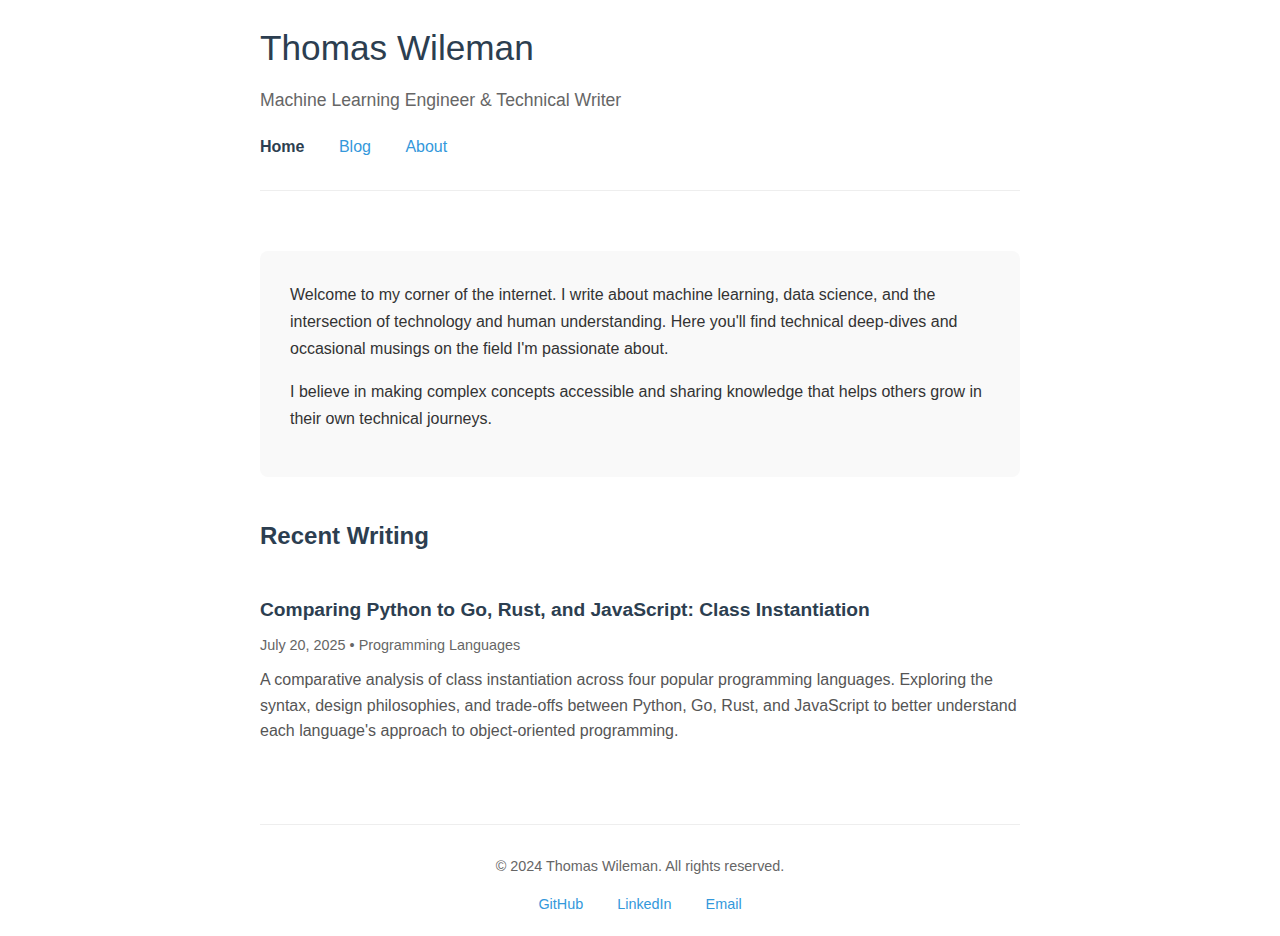
<file: index.html>
<!DOCTYPE html>
<html lang="en">

<head>
    <meta charset="UTF-8">
    <meta name="viewport" content="width=device-width, initial-scale=1.0">
    <title>Thomas Wileman - Machine Learning & Data Science</title>
    <meta name="description" content="Personal website featuring technical writing on machine learning, data science, book reviews, and general musings.">
    <meta name="keywords" content="machine learning, data science, technical writing, book reviews">
    <meta name="author" content="Thomas Wileman">

    <!-- Open Graph tags -->
    <meta property="og:title" content="Thomas Wileman - Machine Learning & Data Science">
    <meta property="og:description" content="Technical writing on ML, data science, and more">
    <meta property="og:type" content="website">
    <meta property="og:url" content="https://tmwileman.github.io/thomaswileman-site">

    <link rel="stylesheet" href="assets/css/style.css">
</head>

<body>
    <header>
        <h1>Thomas Wileman</h1>
        <p class="tagline">Machine Learning Engineer & Technical Writer</p>
        <nav>
            <a href="./" class="active">Home</a>
            <a href="blog/">Blog</a>
            <a href="about/">About</a>
        </nav>
    </header>

    <main>
        <section class="about-section">
            <p>Welcome to my corner of the internet. I write about machine learning, data science, and the intersection of technology and human understanding. Here you'll find technical deep-dives and occasional musings on the field I'm passionate about.</p>

            <p>I believe in making complex concepts accessible and sharing knowledge that helps others grow in their own technical journeys.</p>
        </section>

        <section class="content-section">
            <h2>Recent Writing</h2>
            <ul class="post-list">
                <li class="post-item">
                    <div class="post-title">
                        <a href="blog/posts/pgrj-class-instantiation.html">Comparing Python to Go, Rust, and JavaScript: Class Instantiation</a>
                    </div>
                    <div class="post-meta">July 20, 2025 • Programming Languages</div>
                    <div class="post-excerpt">
                        A comparative analysis of class instantiation across four popular programming languages. Exploring the syntax, design philosophies, and trade-offs between Python, Go, Rust, and JavaScript to better understand each language's approach to object-oriented programming.
                    </div>
                </li>
            </ul>
        </section>

    </main>

    <footer>
        <p>&copy; 2024 Thomas Wileman. All rights reserved.</p>
        <div class="social-links">
            <a href="https://github.com/tmwileman">GitHub</a>
            <a href="https://linkedin.com/in/thomaswileman">LinkedIn</a>
            <a href="mailto:thomas.wileman@example.com">Email</a>
        </div>
    </footer>
</body>

</html>
</file>
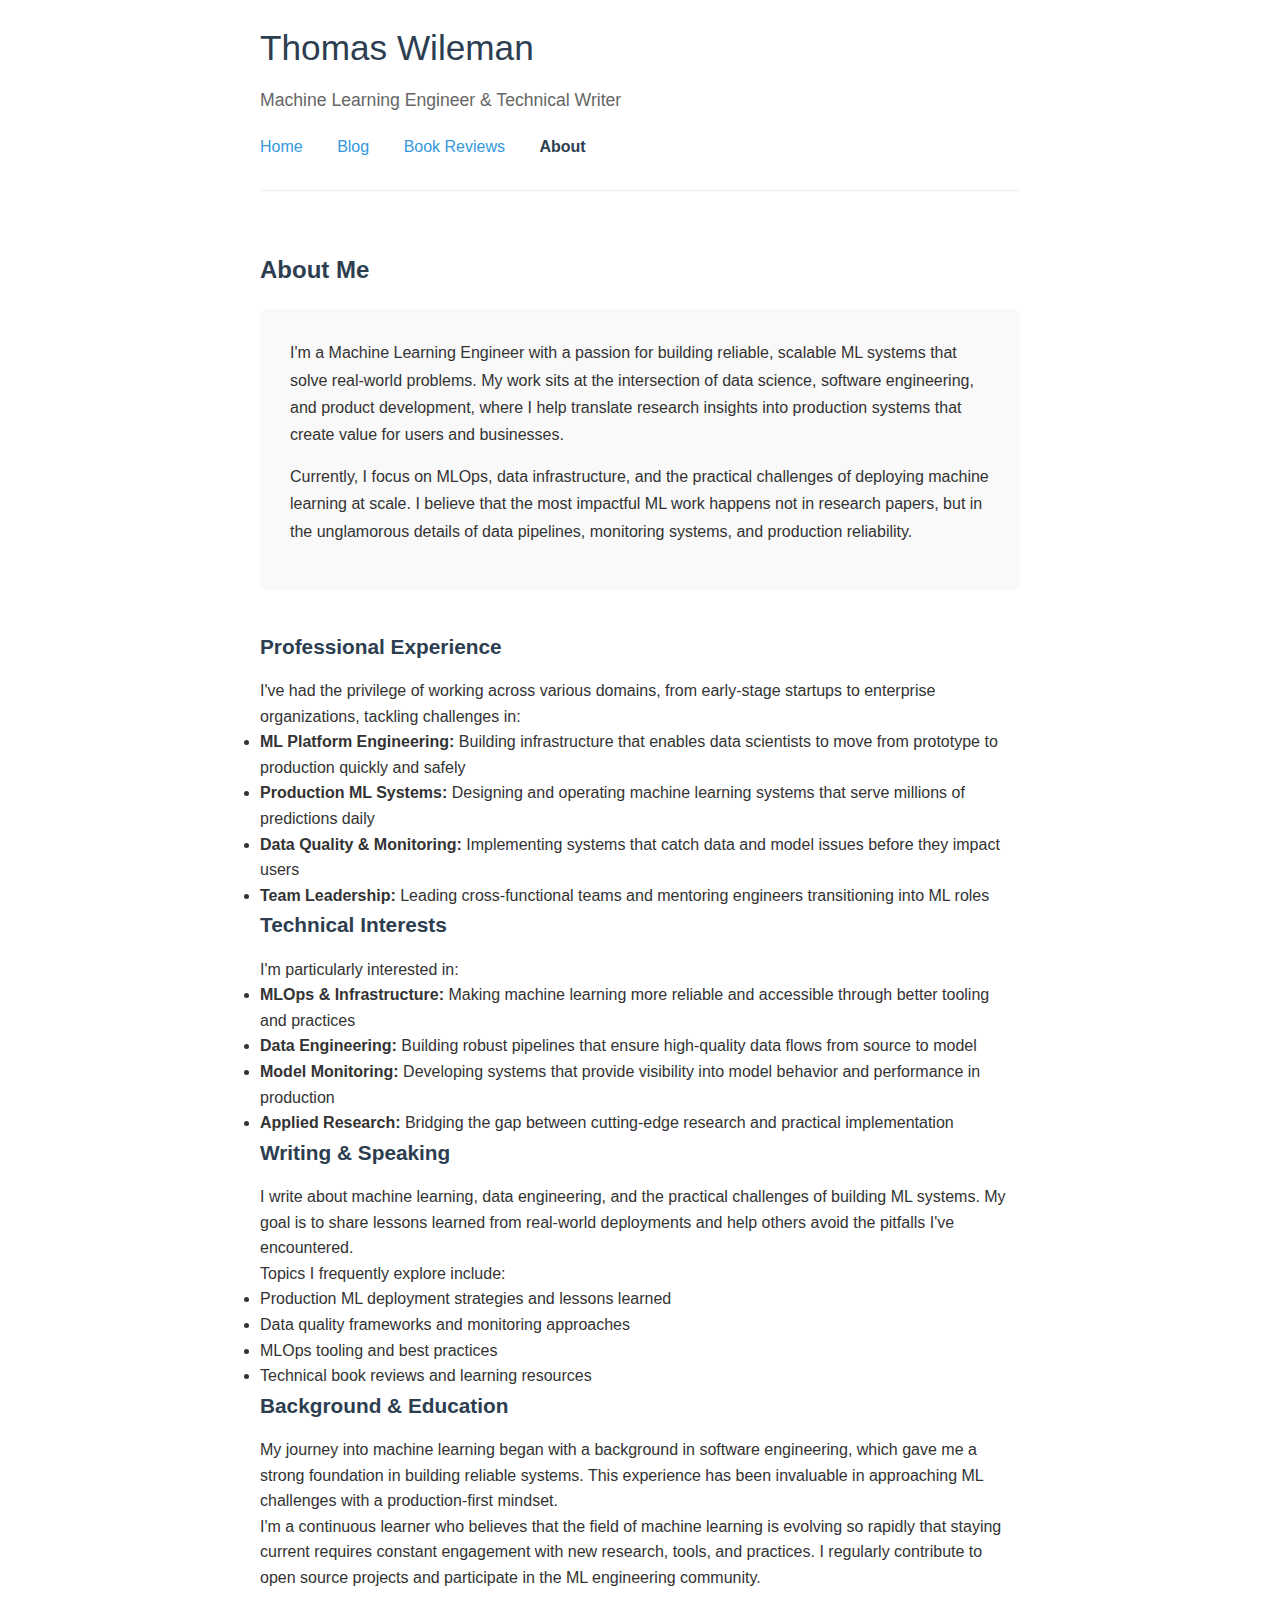
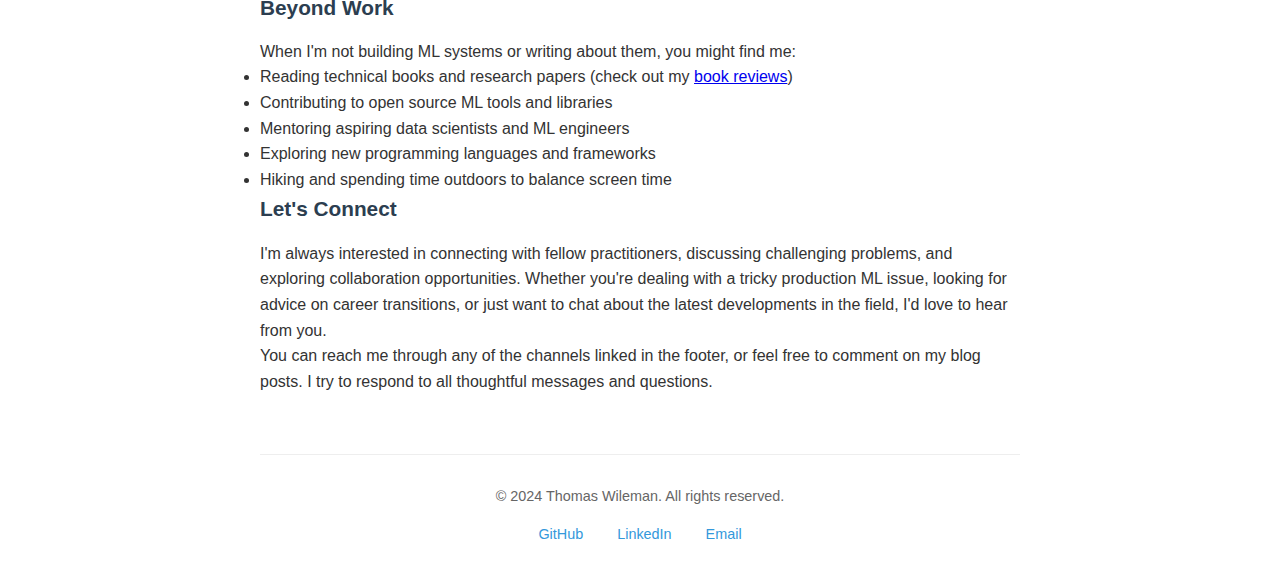
<file: about/index.html>
<!DOCTYPE html>
<html lang="en">

<head>
    <meta charset="UTF-8">
    <meta name="viewport" content="width=device-width, initial-scale=1.0">
    <title>About - Thomas Wileman</title>
    <meta name="description" content="Learn about Thomas Wileman's background in machine learning, data science, and technical writing.">
    <meta name="keywords" content="Thomas Wileman, machine learning engineer, data scientist, technical writer">
    <meta name="author" content="Thomas Wileman">

    <!-- Open Graph tags -->
    <meta property="og:title" content="About - Thomas Wileman">
    <meta property="og:description" content="Machine Learning Engineer & Technical Writer">
    <meta property="og:type" content="website">
    <meta property="og:url" content="https://tmwileman.github.io/thomaswileman-site/about/">

    <link rel="stylesheet" href="../assets/css/style.css">
</head>

<body>
    <header>
        <h1>Thomas Wileman</h1>
        <p class="tagline">Machine Learning Engineer & Technical Writer</p>
        <nav>
            <a href="../">Home</a>
            <a href="../blog/">Blog</a>
            <a href="../books/">Book Reviews</a>
            <a href="./" class="active">About</a>
        </nav>
    </header>

    <main>
        <section class="content-section">
            <h2>About Me</h2>
            
            <div class="about-section">
                <p>I'm a Machine Learning Engineer with a passion for building reliable, scalable ML systems that solve real-world problems. My work sits at the intersection of data science, software engineering, and product development, where I help translate research insights into production systems that create value for users and businesses.</p>

                <p>Currently, I focus on MLOps, data infrastructure, and the practical challenges of deploying machine learning at scale. I believe that the most impactful ML work happens not in research papers, but in the unglamorous details of data pipelines, monitoring systems, and production reliability.</p>
            </div>

            <h3>Professional Experience</h3>
            <p>I've had the privilege of working across various domains, from early-stage startups to enterprise organizations, tackling challenges in:</p>
            <ul>
                <li><strong>ML Platform Engineering:</strong> Building infrastructure that enables data scientists to move from prototype to production quickly and safely</li>
                <li><strong>Production ML Systems:</strong> Designing and operating machine learning systems that serve millions of predictions daily</li>
                <li><strong>Data Quality & Monitoring:</strong> Implementing systems that catch data and model issues before they impact users</li>
                <li><strong>Team Leadership:</strong> Leading cross-functional teams and mentoring engineers transitioning into ML roles</li>
            </ul>

            <h3>Technical Interests</h3>
            <p>I'm particularly interested in:</p>
            <ul>
                <li><strong>MLOps & Infrastructure:</strong> Making machine learning more reliable and accessible through better tooling and practices</li>
                <li><strong>Data Engineering:</strong> Building robust pipelines that ensure high-quality data flows from source to model</li>
                <li><strong>Model Monitoring:</strong> Developing systems that provide visibility into model behavior and performance in production</li>
                <li><strong>Applied Research:</strong> Bridging the gap between cutting-edge research and practical implementation</li>
            </ul>

            <h3>Writing & Speaking</h3>
            <p>I write about machine learning, data engineering, and the practical challenges of building ML systems. My goal is to share lessons learned from real-world deployments and help others avoid the pitfalls I've encountered.</p>

            <p>Topics I frequently explore include:</p>
            <ul>
                <li>Production ML deployment strategies and lessons learned</li>
                <li>Data quality frameworks and monitoring approaches</li>
                <li>MLOps tooling and best practices</li>
                <li>Technical book reviews and learning resources</li>
            </ul>

            <h3>Background & Education</h3>
            <p>My journey into machine learning began with a background in software engineering, which gave me a strong foundation in building reliable systems. This experience has been invaluable in approaching ML challenges with a production-first mindset.</p>

            <p>I'm a continuous learner who believes that the field of machine learning is evolving so rapidly that staying current requires constant engagement with new research, tools, and practices. I regularly contribute to open source projects and participate in the ML engineering community.</p>

            <h3>Beyond Work</h3>
            <p>When I'm not building ML systems or writing about them, you might find me:</p>
            <ul>
                <li>Reading technical books and research papers (check out my <a href="../books/">book reviews</a>)</li>
                <li>Contributing to open source ML tools and libraries</li>
                <li>Mentoring aspiring data scientists and ML engineers</li>
                <li>Exploring new programming languages and frameworks</li>
                <li>Hiking and spending time outdoors to balance screen time</li>
            </ul>

            <h3>Let's Connect</h3>
            <p>I'm always interested in connecting with fellow practitioners, discussing challenging problems, and exploring collaboration opportunities. Whether you're dealing with a tricky production ML issue, looking for advice on career transitions, or just want to chat about the latest developments in the field, I'd love to hear from you.</p>

            <p>You can reach me through any of the channels linked in the footer, or feel free to comment on my blog posts. I try to respond to all thoughtful messages and questions.</p>
        </section>
    </main>

    <footer>
        <p>&copy; 2024 Thomas Wileman. All rights reserved.</p>
        <div class="social-links">
            <a href="https://github.com/tmwileman">GitHub</a>
            <a href="https://linkedin.com/in/thomaswileman">LinkedIn</a>
            <a href="mailto:thomas.wileman@example.com">Email</a>
        </div>
    </footer>
</body>

</html>
</file>
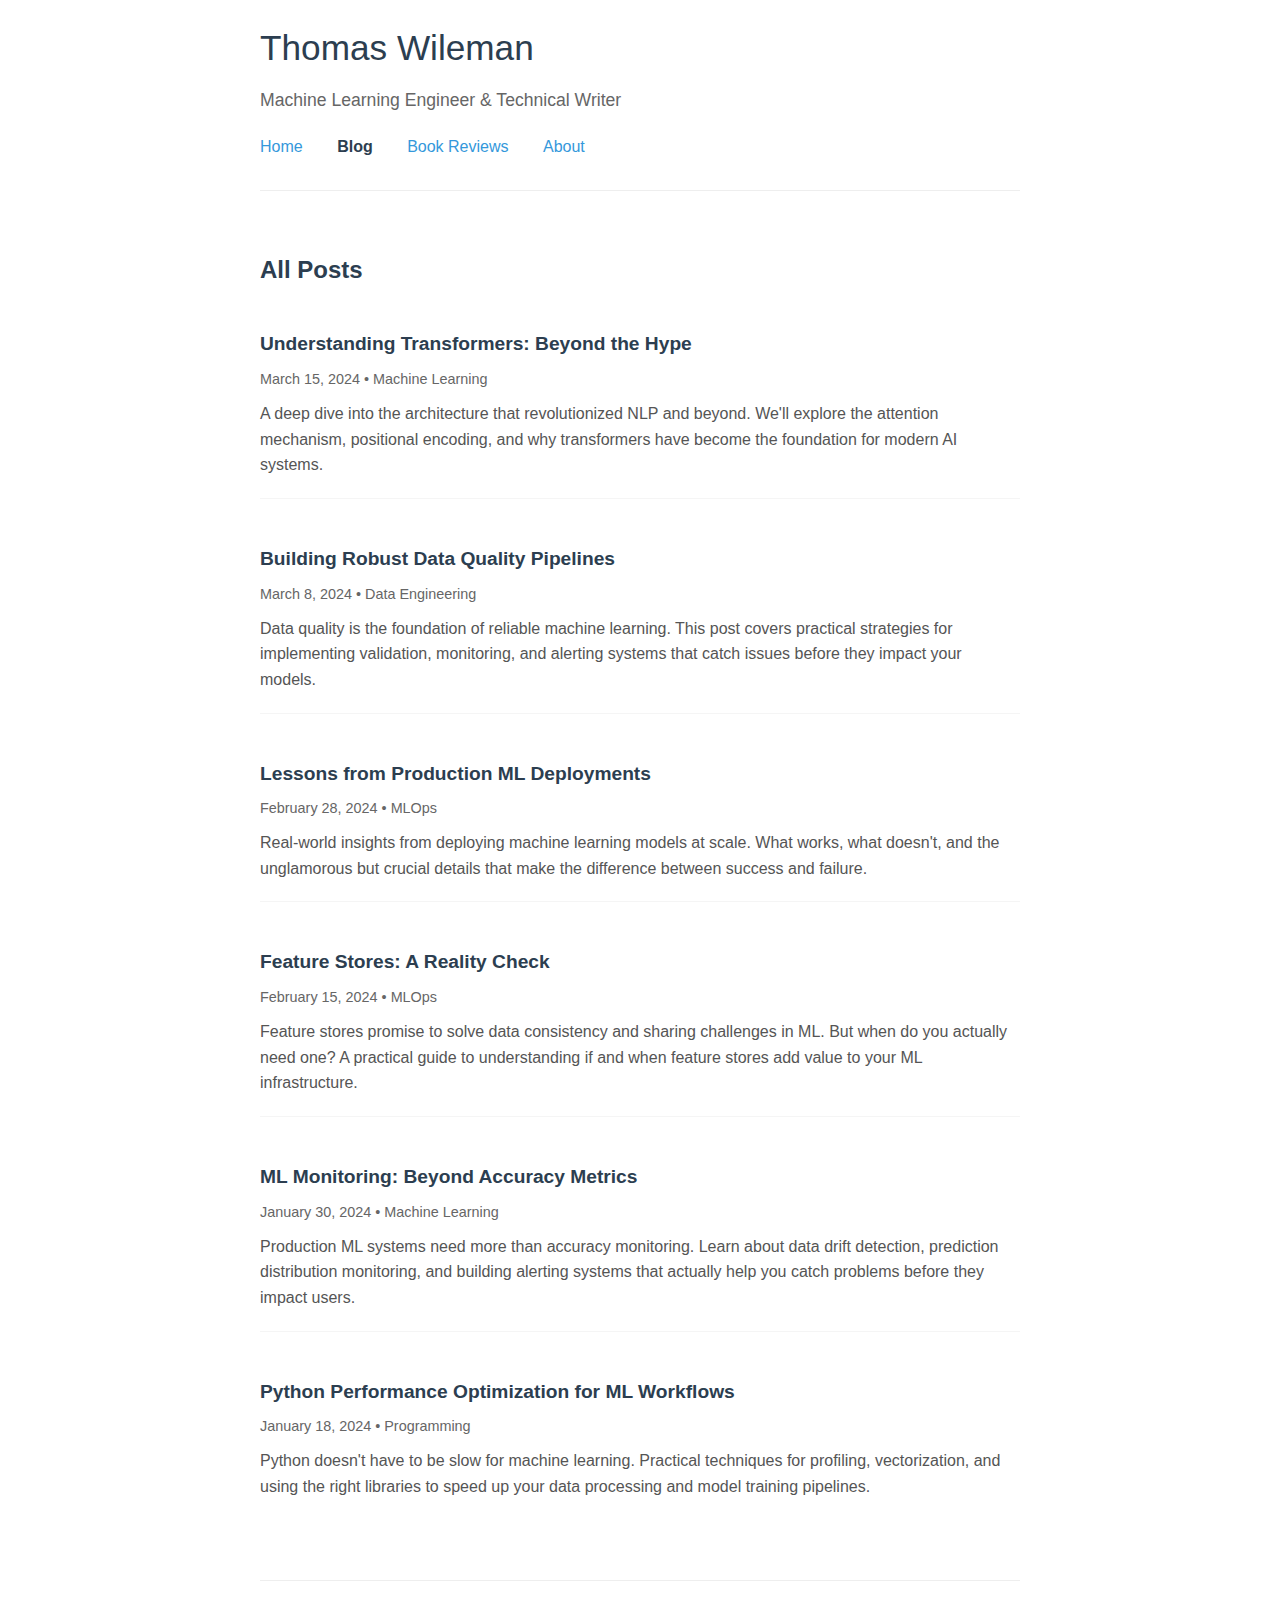
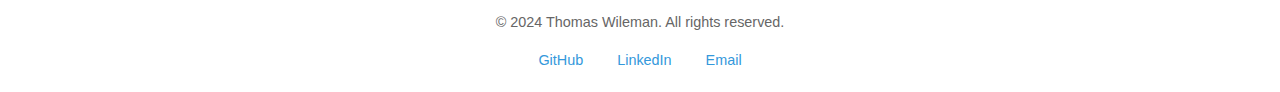
<file: blog/index.html>
<!DOCTYPE html>
<html lang="en">

<head>
    <meta charset="UTF-8">
    <meta name="viewport" content="width=device-width, initial-scale=1.0">
    <title>Blog - Thomas Wileman</title>
    <meta name="description" content="Technical writing on machine learning, data science, and software engineering by Thomas Wileman.">
    <meta name="keywords" content="machine learning, data science, technical writing, MLOps, data engineering">
    <meta name="author" content="Thomas Wileman">

    <!-- Open Graph tags -->
    <meta property="og:title" content="Blog - Thomas Wileman">
    <meta property="og:description" content="Technical writing on ML, data science, and more">
    <meta property="og:type" content="website">
    <meta property="og:url" content="https://tmwileman.github.io/thomaswileman-site/blog/">

    <link rel="stylesheet" href="../assets/css/style.css">
</head>

<body>
    <header>
        <h1>Thomas Wileman</h1>
        <p class="tagline">Machine Learning Engineer & Technical Writer</p>
        <nav>
            <a href="../">Home</a>
            <a href="./" class="active">Blog</a>
            <a href="../books/">Book Reviews</a>
            <a href="../about/">About</a>
        </nav>
    </header>

    <main>
        <section class="content-section">
            <h2>All Posts</h2>
            <ul class="post-list">
                <li class="post-item">
                    <div class="post-title">
                        <a href="posts/understanding-transformers.html">Understanding Transformers: Beyond the Hype</a>
                    </div>
                    <div class="post-meta">March 15, 2024 • Machine Learning</div>
                    <div class="post-excerpt">
                        A deep dive into the architecture that revolutionized NLP and beyond. We'll explore the attention mechanism, positional encoding, and why transformers have become the foundation for modern AI systems.
                    </div>
                </li>

                <li class="post-item">
                    <div class="post-title">
                        <a href="posts/data-quality-pipelines.html">Building Robust Data Quality Pipelines</a>
                    </div>
                    <div class="post-meta">March 8, 2024 • Data Engineering</div>
                    <div class="post-excerpt">
                        Data quality is the foundation of reliable machine learning. This post covers practical strategies for implementing validation, monitoring, and alerting systems that catch issues before they impact your models.
                    </div>
                </li>

                <li class="post-item">
                    <div class="post-title">
                        <a href="posts/ml-deployment-lessons.html">Lessons from Production ML Deployments</a>
                    </div>
                    <div class="post-meta">February 28, 2024 • MLOps</div>
                    <div class="post-excerpt">
                        Real-world insights from deploying machine learning models at scale. What works, what doesn't, and the unglamorous but crucial details that make the difference between success and failure.
                    </div>
                </li>

                <li class="post-item">
                    <div class="post-title">
                        <a href="posts/feature-stores-reality-check.html">Feature Stores: A Reality Check</a>
                    </div>
                    <div class="post-meta">February 15, 2024 • MLOps</div>
                    <div class="post-excerpt">
                        Feature stores promise to solve data consistency and sharing challenges in ML. But when do you actually need one? A practical guide to understanding if and when feature stores add value to your ML infrastructure.
                    </div>
                </li>

                <li class="post-item">
                    <div class="post-title">
                        <a href="posts/ml-monitoring-fundamentals.html">ML Monitoring: Beyond Accuracy Metrics</a>
                    </div>
                    <div class="post-meta">January 30, 2024 • Machine Learning</div>
                    <div class="post-excerpt">
                        Production ML systems need more than accuracy monitoring. Learn about data drift detection, prediction distribution monitoring, and building alerting systems that actually help you catch problems before they impact users.
                    </div>
                </li>

                <li class="post-item">
                    <div class="post-title">
                        <a href="posts/python-ml-performance.html">Python Performance Optimization for ML Workflows</a>
                    </div>
                    <div class="post-meta">January 18, 2024 • Programming</div>
                    <div class="post-excerpt">
                        Python doesn't have to be slow for machine learning. Practical techniques for profiling, vectorization, and using the right libraries to speed up your data processing and model training pipelines.
                    </div>
                </li>
            </ul>
        </section>
    </main>

    <footer>
        <p>&copy; 2024 Thomas Wileman. All rights reserved.</p>
        <div class="social-links">
            <a href="https://github.com/tmwileman">GitHub</a>
            <a href="https://linkedin.com/in/thomaswileman">LinkedIn</a>
            <a href="mailto:thomas.wileman@example.com">Email</a>
        </div>
    </footer>
</body>

</html>
</file>
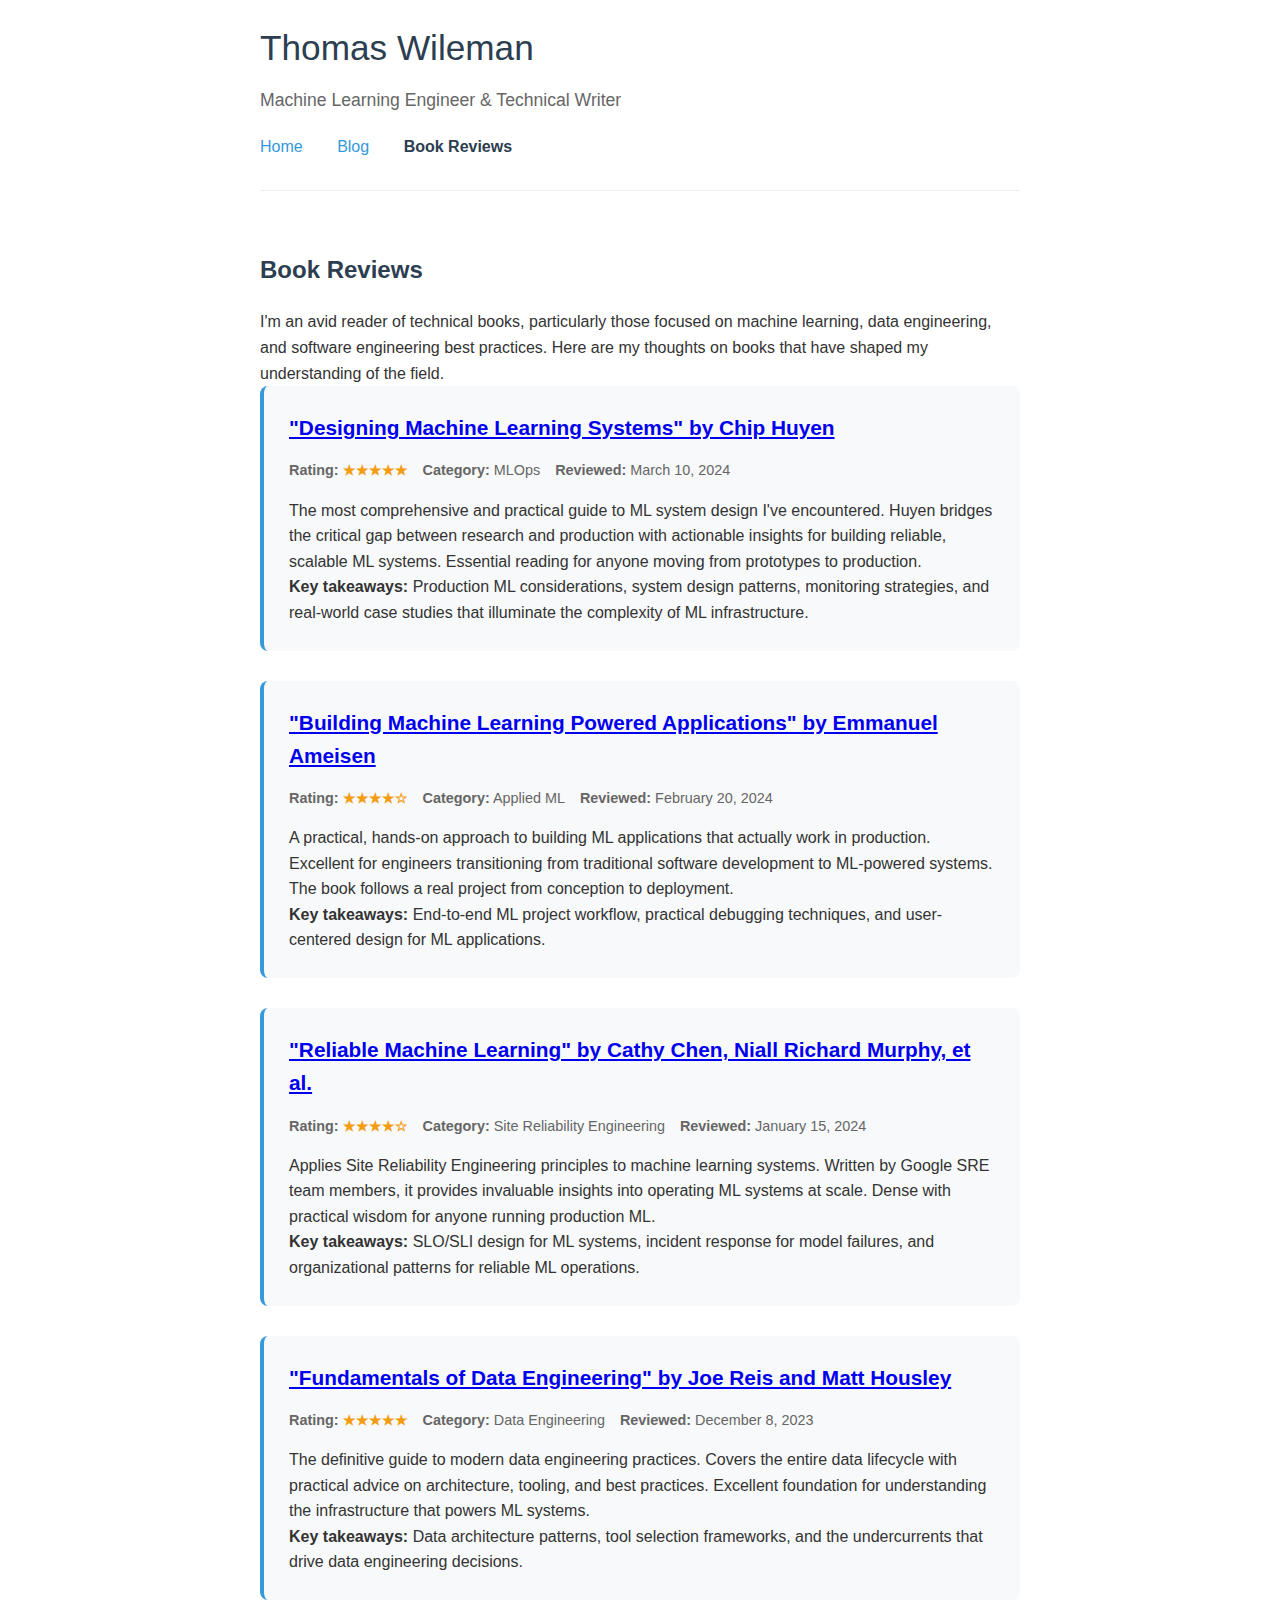
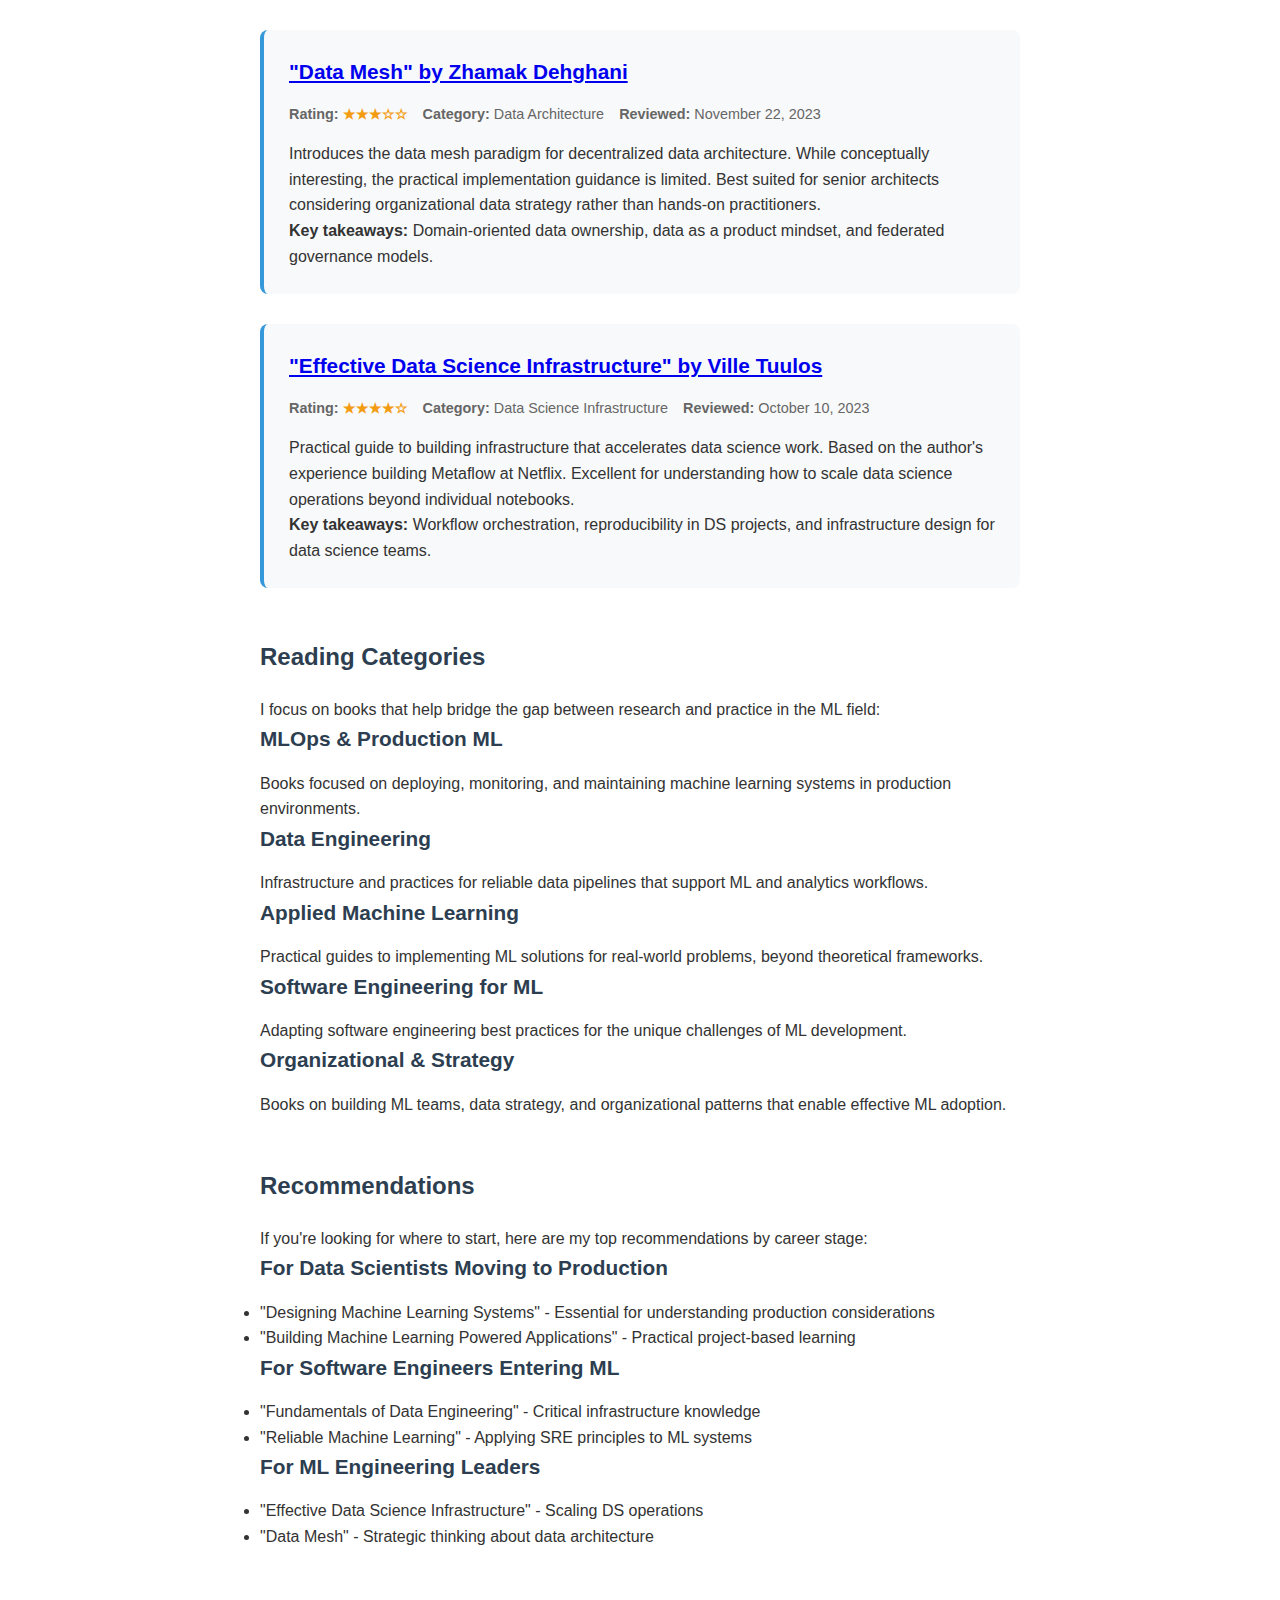
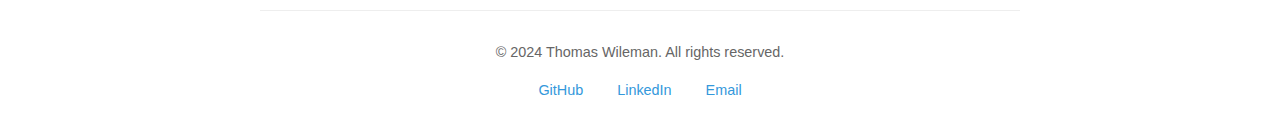
<file: books/index.html>
<!DOCTYPE html>
<html lang="en">

<head>
    <meta charset="UTF-8">
    <meta name="viewport" content="width=device-width, initial-scale=1.0">
    <title>Book Reviews - Thomas Wileman</title>
    <meta name="description" content="Technical book reviews on machine learning, data science, and software engineering by Thomas Wileman.">
    <meta name="keywords" content="book reviews, machine learning books, data science, technical books, ML engineering">
    <meta name="author" content="Thomas Wileman">

    <!-- Open Graph tags -->
    <meta property="og:title" content="Book Reviews - Thomas Wileman">
    <meta property="og:description" content="Reviews of technical books on ML, data science, and engineering">
    <meta property="og:type" content="website">
    <meta property="og:url" content="https://tmwileman.github.io/thomaswileman-site/books/">

    <link rel="stylesheet" href="../assets/css/style.css">
</head>

<body>
    <header>
        <h1>Thomas Wileman</h1>
        <p class="tagline">Machine Learning Engineer & Technical Writer</p>
        <nav>
            <a href="../">Home</a>
            <a href="../blog/">Blog</a>
            <a href="./" class="active">Book Reviews</a>
        </nav>
    </header>

    <main>
        <section class="content-section">
            <h2>Book Reviews</h2>
            <p>I'm an avid reader of technical books, particularly those focused on machine learning, data engineering, and software engineering best practices. Here are my thoughts on books that have shaped my understanding of the field.</p>

            <div class="book-review">
                <h3><a href="designing-ml-systems.html">"Designing Machine Learning Systems" by Chip Huyen</a></h3>
                <div class="book-meta">
                    <span><strong>Rating:</strong> <span class="rating">★★★★★</span></span>
                    <span><strong>Category:</strong> MLOps</span>
                    <span><strong>Reviewed:</strong> March 10, 2024</span>
                </div>
                <p>The most comprehensive and practical guide to ML system design I've encountered. Huyen bridges the critical gap between research and production with actionable insights for building reliable, scalable ML systems. Essential reading for anyone moving from prototypes to production.</p>
                <p><strong>Key takeaways:</strong> Production ML considerations, system design patterns, monitoring strategies, and real-world case studies that illuminate the complexity of ML infrastructure.</p>
            </div>

            <div class="book-review">
                <h3><a href="building-ml-applications.html">"Building Machine Learning Powered Applications" by Emmanuel Ameisen</a></h3>
                <div class="book-meta">
                    <span><strong>Rating:</strong> <span class="rating">★★★★☆</span></span>
                    <span><strong>Category:</strong> Applied ML</span>
                    <span><strong>Reviewed:</strong> February 20, 2024</span>
                </div>
                <p>A practical, hands-on approach to building ML applications that actually work in production. Excellent for engineers transitioning from traditional software development to ML-powered systems. The book follows a real project from conception to deployment.</p>
                <p><strong>Key takeaways:</strong> End-to-end ML project workflow, practical debugging techniques, and user-centered design for ML applications.</p>
            </div>

            <div class="book-review">
                <h3><a href="reliable-ml.html">"Reliable Machine Learning" by Cathy Chen, Niall Richard Murphy, et al.</a></h3>
                <div class="book-meta">
                    <span><strong>Rating:</strong> <span class="rating">★★★★☆</span></span>
                    <span><strong>Category:</strong> Site Reliability Engineering</span>
                    <span><strong>Reviewed:</strong> January 15, 2024</span>
                </div>
                <p>Applies Site Reliability Engineering principles to machine learning systems. Written by Google SRE team members, it provides invaluable insights into operating ML systems at scale. Dense with practical wisdom for anyone running production ML.</p>
                <p><strong>Key takeaways:</strong> SLO/SLI design for ML systems, incident response for model failures, and organizational patterns for reliable ML operations.</p>
            </div>

            <div class="book-review">
                <h3><a href="fundamentals-data-engineering.html">"Fundamentals of Data Engineering" by Joe Reis and Matt Housley</a></h3>
                <div class="book-meta">
                    <span><strong>Rating:</strong> <span class="rating">★★★★★</span></span>
                    <span><strong>Category:</strong> Data Engineering</span>
                    <span><strong>Reviewed:</strong> December 8, 2023</span>
                </div>
                <p>The definitive guide to modern data engineering practices. Covers the entire data lifecycle with practical advice on architecture, tooling, and best practices. Excellent foundation for understanding the infrastructure that powers ML systems.</p>
                <p><strong>Key takeaways:</strong> Data architecture patterns, tool selection frameworks, and the undercurrents that drive data engineering decisions.</p>
            </div>

            <div class="book-review">
                <h3><a href="data-mesh.html">"Data Mesh" by Zhamak Dehghani</a></h3>
                <div class="book-meta">
                    <span><strong>Rating:</strong> <span class="rating">★★★☆☆</span></span>
                    <span><strong>Category:</strong> Data Architecture</span>
                    <span><strong>Reviewed:</strong> November 22, 2023</span>
                </div>
                <p>Introduces the data mesh paradigm for decentralized data architecture. While conceptually interesting, the practical implementation guidance is limited. Best suited for senior architects considering organizational data strategy rather than hands-on practitioners.</p>
                <p><strong>Key takeaways:</strong> Domain-oriented data ownership, data as a product mindset, and federated governance models.</p>
            </div>

            <div class="book-review">
                <h3><a href="effective-data-science.html">"Effective Data Science Infrastructure" by Ville Tuulos</a></h3>
                <div class="book-meta">
                    <span><strong>Rating:</strong> <span class="rating">★★★★☆</span></span>
                    <span><strong>Category:</strong> Data Science Infrastructure</span>
                    <span><strong>Reviewed:</strong> October 10, 2023</span>
                </div>
                <p>Practical guide to building infrastructure that accelerates data science work. Based on the author's experience building Metaflow at Netflix. Excellent for understanding how to scale data science operations beyond individual notebooks.</p>
                <p><strong>Key takeaways:</strong> Workflow orchestration, reproducibility in DS projects, and infrastructure design for data science teams.</p>
            </div>
        </section>

        <section class="content-section">
            <h2>Reading Categories</h2>
            <p>I focus on books that help bridge the gap between research and practice in the ML field:</p>
            
            <h3>MLOps & Production ML</h3>
            <p>Books focused on deploying, monitoring, and maintaining machine learning systems in production environments.</p>

            <h3>Data Engineering</h3>
            <p>Infrastructure and practices for reliable data pipelines that support ML and analytics workflows.</p>

            <h3>Applied Machine Learning</h3>
            <p>Practical guides to implementing ML solutions for real-world problems, beyond theoretical frameworks.</p>

            <h3>Software Engineering for ML</h3>
            <p>Adapting software engineering best practices for the unique challenges of ML development.</p>

            <h3>Organizational & Strategy</h3>
            <p>Books on building ML teams, data strategy, and organizational patterns that enable effective ML adoption.</p>
        </section>

        <section class="content-section">
            <h2>Recommendations</h2>
            <p>If you're looking for where to start, here are my top recommendations by career stage:</p>

            <h3>For Data Scientists Moving to Production</h3>
            <ul>
                <li>"Designing Machine Learning Systems" - Essential for understanding production considerations</li>
                <li>"Building Machine Learning Powered Applications" - Practical project-based learning</li>
            </ul>

            <h3>For Software Engineers Entering ML</h3>
            <ul>
                <li>"Fundamentals of Data Engineering" - Critical infrastructure knowledge</li>
                <li>"Reliable Machine Learning" - Applying SRE principles to ML systems</li>
            </ul>

            <h3>For ML Engineering Leaders</h3>
            <ul>
                <li>"Effective Data Science Infrastructure" - Scaling DS operations</li>
                <li>"Data Mesh" - Strategic thinking about data architecture</li>
            </ul>
        </section>
    </main>

    <footer>
        <p>&copy; 2024 Thomas Wileman. All rights reserved.</p>
        <div class="social-links">
            <a href="https://github.com/tmwileman">GitHub</a>
            <a href="https://linkedin.com/in/thomaswileman">LinkedIn</a>
            <a href="mailto:thomas.wileman@example.com">Email</a>
        </div>
    </footer>
</body>

</html>
</file>
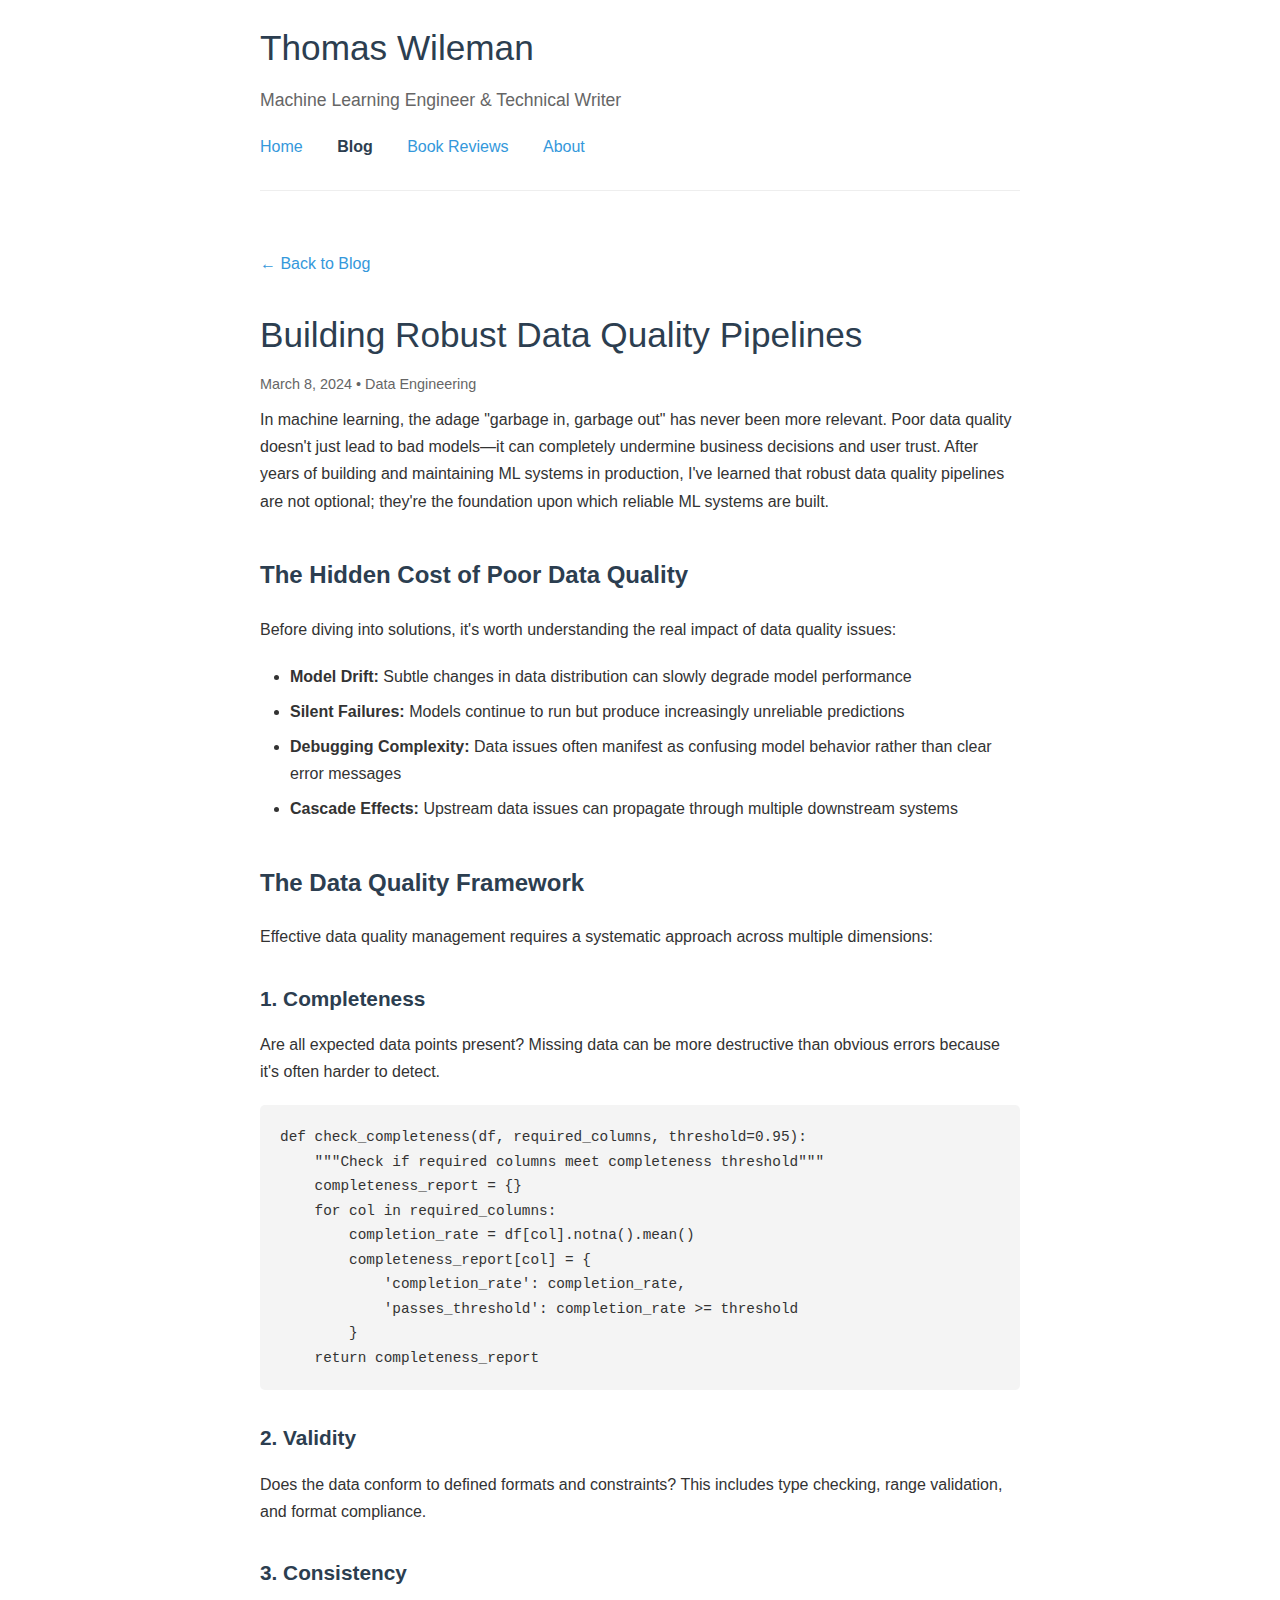
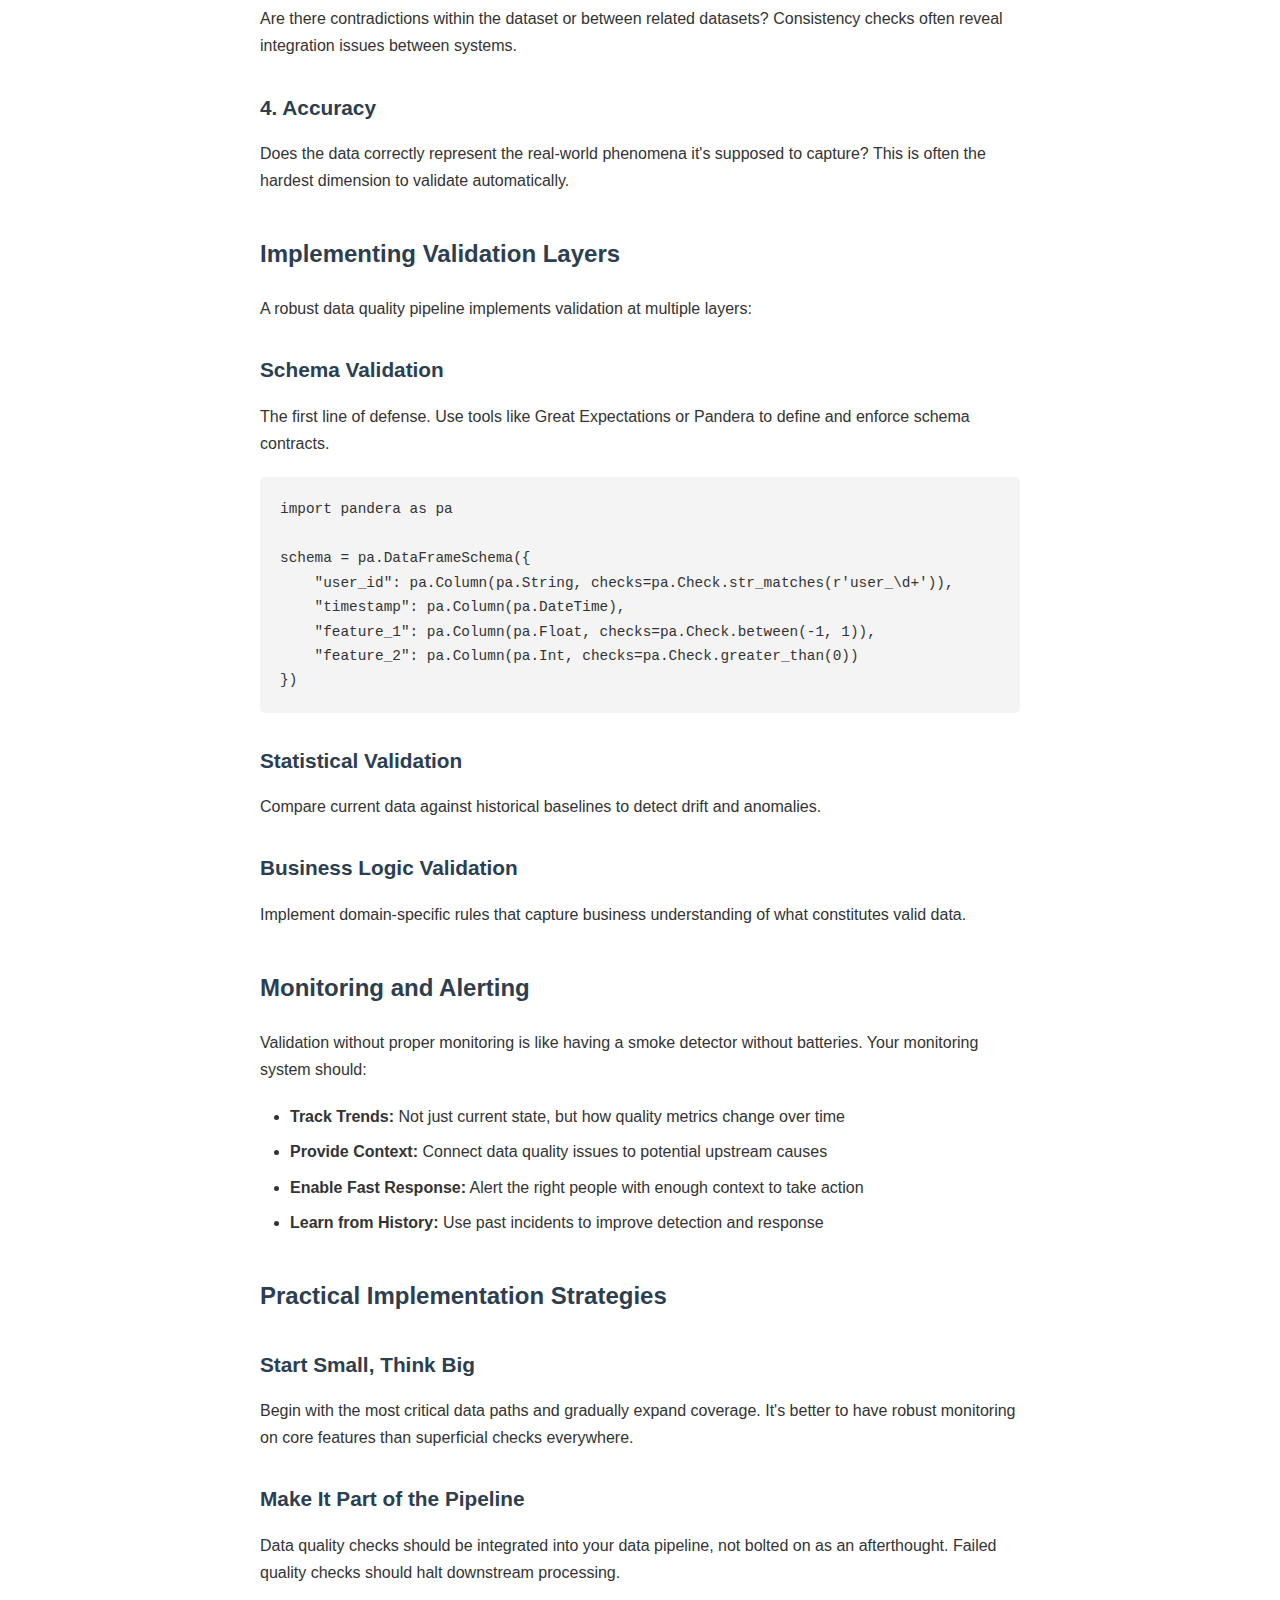
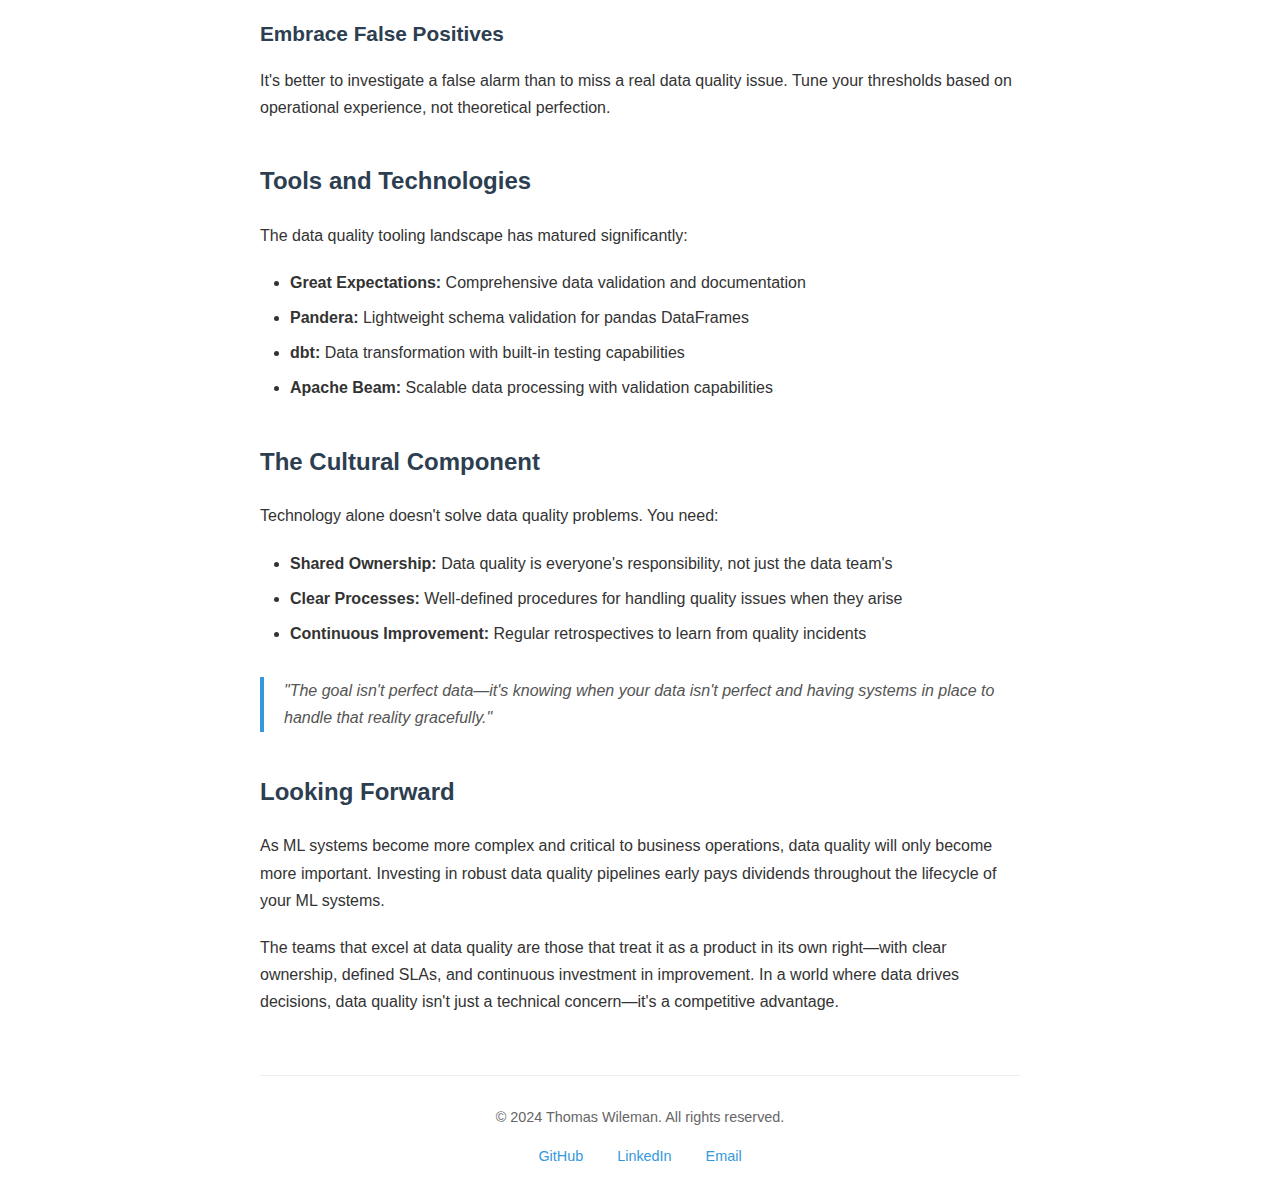
<file: blog/posts/data-quality-pipelines.html>
<!DOCTYPE html>
<html lang="en">

<head>
    <meta charset="UTF-8">
    <meta name="viewport" content="width=device-width, initial-scale=1.0">
    <title>Building Robust Data Quality Pipelines - Thomas Wileman</title>
    <meta name="description" content="Practical strategies for implementing data validation, monitoring, and alerting systems in ML pipelines.">
    <meta name="keywords" content="data quality, data engineering, MLOps, data validation, monitoring">
    <meta name="author" content="Thomas Wileman">

    <link rel="stylesheet" href="../../assets/css/style.css">
</head>

<body>
    <header>
        <h1>Thomas Wileman</h1>
        <p class="tagline">Machine Learning Engineer & Technical Writer</p>
        <nav>
            <a href="../../">Home</a>
            <a href="../" class="active">Blog</a>
            <a href="../../books/">Book Reviews</a>
            <a href="../../about/">About</a>
        </nav>
    </header>

    <main>
        <div class="back-link">
            <a href="../">&larr; Back to Blog</a>
        </div>

        <article class="content-section">
            <h1>Building Robust Data Quality Pipelines</h1>
            <div class="post-meta">March 8, 2024 • Data Engineering</div>

            <div class="article-content">
                <p>In machine learning, the adage "garbage in, garbage out" has never been more relevant. Poor data quality doesn't just lead to bad models—it can completely undermine business decisions and user trust. After years of building and maintaining ML systems in production, I've learned that robust data quality pipelines are not optional; they're the foundation upon which reliable ML systems are built.</p>

                <h2>The Hidden Cost of Poor Data Quality</h2>

                <p>Before diving into solutions, it's worth understanding the real impact of data quality issues:</p>

                <ul>
                    <li><strong>Model Drift:</strong> Subtle changes in data distribution can slowly degrade model performance</li>
                    <li><strong>Silent Failures:</strong> Models continue to run but produce increasingly unreliable predictions</li>
                    <li><strong>Debugging Complexity:</strong> Data issues often manifest as confusing model behavior rather than clear error messages</li>
                    <li><strong>Cascade Effects:</strong> Upstream data issues can propagate through multiple downstream systems</li>
                </ul>

                <h2>The Data Quality Framework</h2>

                <p>Effective data quality management requires a systematic approach across multiple dimensions:</p>

                <h3>1. Completeness</h3>
                <p>Are all expected data points present? Missing data can be more destructive than obvious errors because it's often harder to detect.</p>

                <pre><code>def check_completeness(df, required_columns, threshold=0.95):
    """Check if required columns meet completeness threshold"""
    completeness_report = {}
    for col in required_columns:
        completion_rate = df[col].notna().mean()
        completeness_report[col] = {
            'completion_rate': completion_rate,
            'passes_threshold': completion_rate >= threshold
        }
    return completeness_report</code></pre>

                <h3>2. Validity</h3>
                <p>Does the data conform to defined formats and constraints? This includes type checking, range validation, and format compliance.</p>

                <h3>3. Consistency</h3>
                <p>Are there contradictions within the dataset or between related datasets? Consistency checks often reveal integration issues between systems.</p>

                <h3>4. Accuracy</h3>
                <p>Does the data correctly represent the real-world phenomena it's supposed to capture? This is often the hardest dimension to validate automatically.</p>

                <h2>Implementing Validation Layers</h2>

                <p>A robust data quality pipeline implements validation at multiple layers:</p>

                <h3>Schema Validation</h3>
                <p>The first line of defense. Use tools like Great Expectations or Pandera to define and enforce schema contracts.</p>

                <pre><code>import pandera as pa

schema = pa.DataFrameSchema({
    "user_id": pa.Column(pa.String, checks=pa.Check.str_matches(r'user_\d+')),
    "timestamp": pa.Column(pa.DateTime),
    "feature_1": pa.Column(pa.Float, checks=pa.Check.between(-1, 1)),
    "feature_2": pa.Column(pa.Int, checks=pa.Check.greater_than(0))
})</code></pre>

                <h3>Statistical Validation</h3>
                <p>Compare current data against historical baselines to detect drift and anomalies.</p>

                <h3>Business Logic Validation</h3>
                <p>Implement domain-specific rules that capture business understanding of what constitutes valid data.</p>

                <h2>Monitoring and Alerting</h2>

                <p>Validation without proper monitoring is like having a smoke detector without batteries. Your monitoring system should:</p>

                <ul>
                    <li><strong>Track Trends:</strong> Not just current state, but how quality metrics change over time</li>
                    <li><strong>Provide Context:</strong> Connect data quality issues to potential upstream causes</li>
                    <li><strong>Enable Fast Response:</strong> Alert the right people with enough context to take action</li>
                    <li><strong>Learn from History:</strong> Use past incidents to improve detection and response</li>
                </ul>

                <h2>Practical Implementation Strategies</h2>

                <h3>Start Small, Think Big</h3>
                <p>Begin with the most critical data paths and gradually expand coverage. It's better to have robust monitoring on core features than superficial checks everywhere.</p>

                <h3>Make It Part of the Pipeline</h3>
                <p>Data quality checks should be integrated into your data pipeline, not bolted on as an afterthought. Failed quality checks should halt downstream processing.</p>

                <h3>Embrace False Positives</h3>
                <p>It's better to investigate a false alarm than to miss a real data quality issue. Tune your thresholds based on operational experience, not theoretical perfection.</p>

                <h2>Tools and Technologies</h2>

                <p>The data quality tooling landscape has matured significantly:</p>

                <ul>
                    <li><strong>Great Expectations:</strong> Comprehensive data validation and documentation</li>
                    <li><strong>Pandera:</strong> Lightweight schema validation for pandas DataFrames</li>
                    <li><strong>dbt:</strong> Data transformation with built-in testing capabilities</li>
                    <li><strong>Apache Beam:</strong> Scalable data processing with validation capabilities</li>
                </ul>

                <h2>The Cultural Component</h2>

                <p>Technology alone doesn't solve data quality problems. You need:</p>

                <ul>
                    <li><strong>Shared Ownership:</strong> Data quality is everyone's responsibility, not just the data team's</li>
                    <li><strong>Clear Processes:</strong> Well-defined procedures for handling quality issues when they arise</li>
                    <li><strong>Continuous Improvement:</strong> Regular retrospectives to learn from quality incidents</li>
                </ul>

                <blockquote>
                    "The goal isn't perfect data—it's knowing when your data isn't perfect and having systems in place to handle that reality gracefully."
                </blockquote>

                <h2>Looking Forward</h2>

                <p>As ML systems become more complex and critical to business operations, data quality will only become more important. Investing in robust data quality pipelines early pays dividends throughout the lifecycle of your ML systems.</p>

                <p>The teams that excel at data quality are those that treat it as a product in its own right—with clear ownership, defined SLAs, and continuous investment in improvement. In a world where data drives decisions, data quality isn't just a technical concern—it's a competitive advantage.</p>
            </div>
        </article>
    </main>

    <footer>
        <p>&copy; 2024 Thomas Wileman. All rights reserved.</p>
        <div class="social-links">
            <a href="https://github.com/tmwileman">GitHub</a>
            <a href="https://linkedin.com/in/thomaswileman">LinkedIn</a>
            <a href="mailto:thomas.wileman@example.com">Email</a>
        </div>
    </footer>
</body>

</html>
</file>
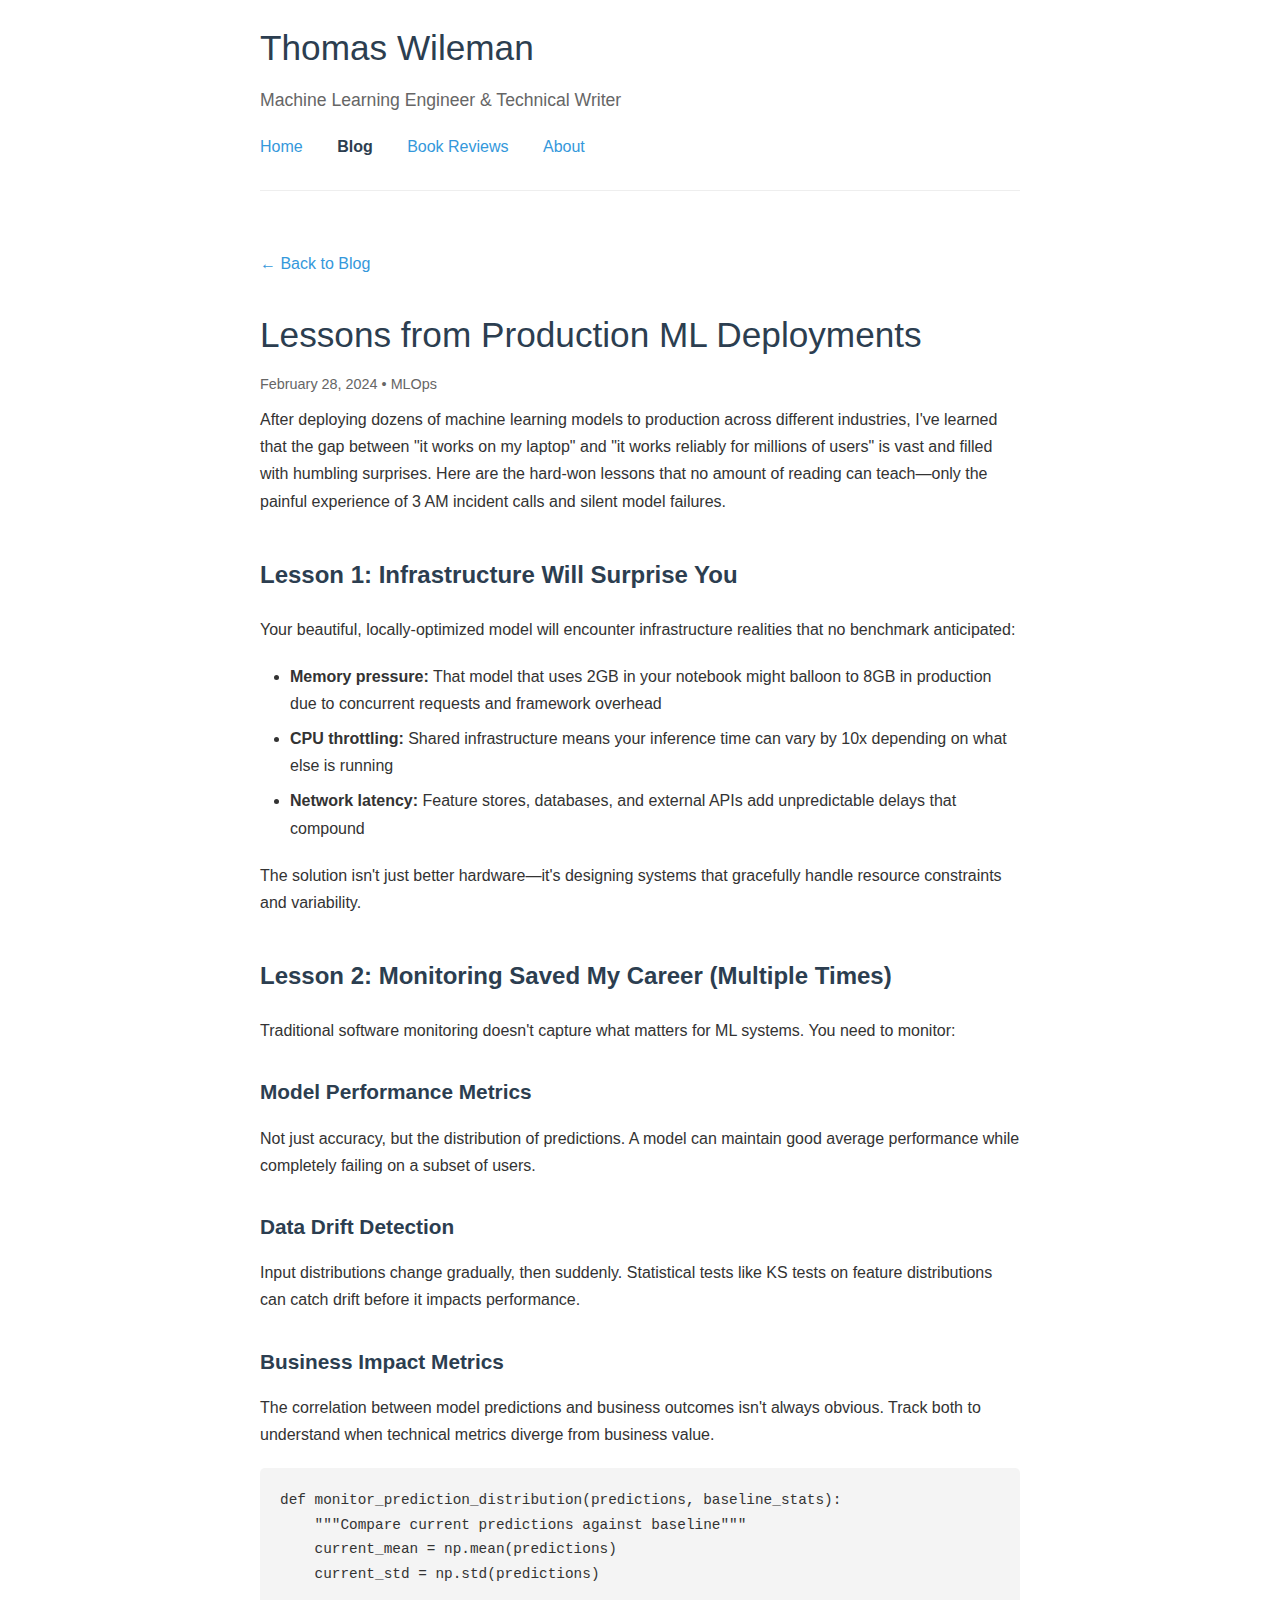
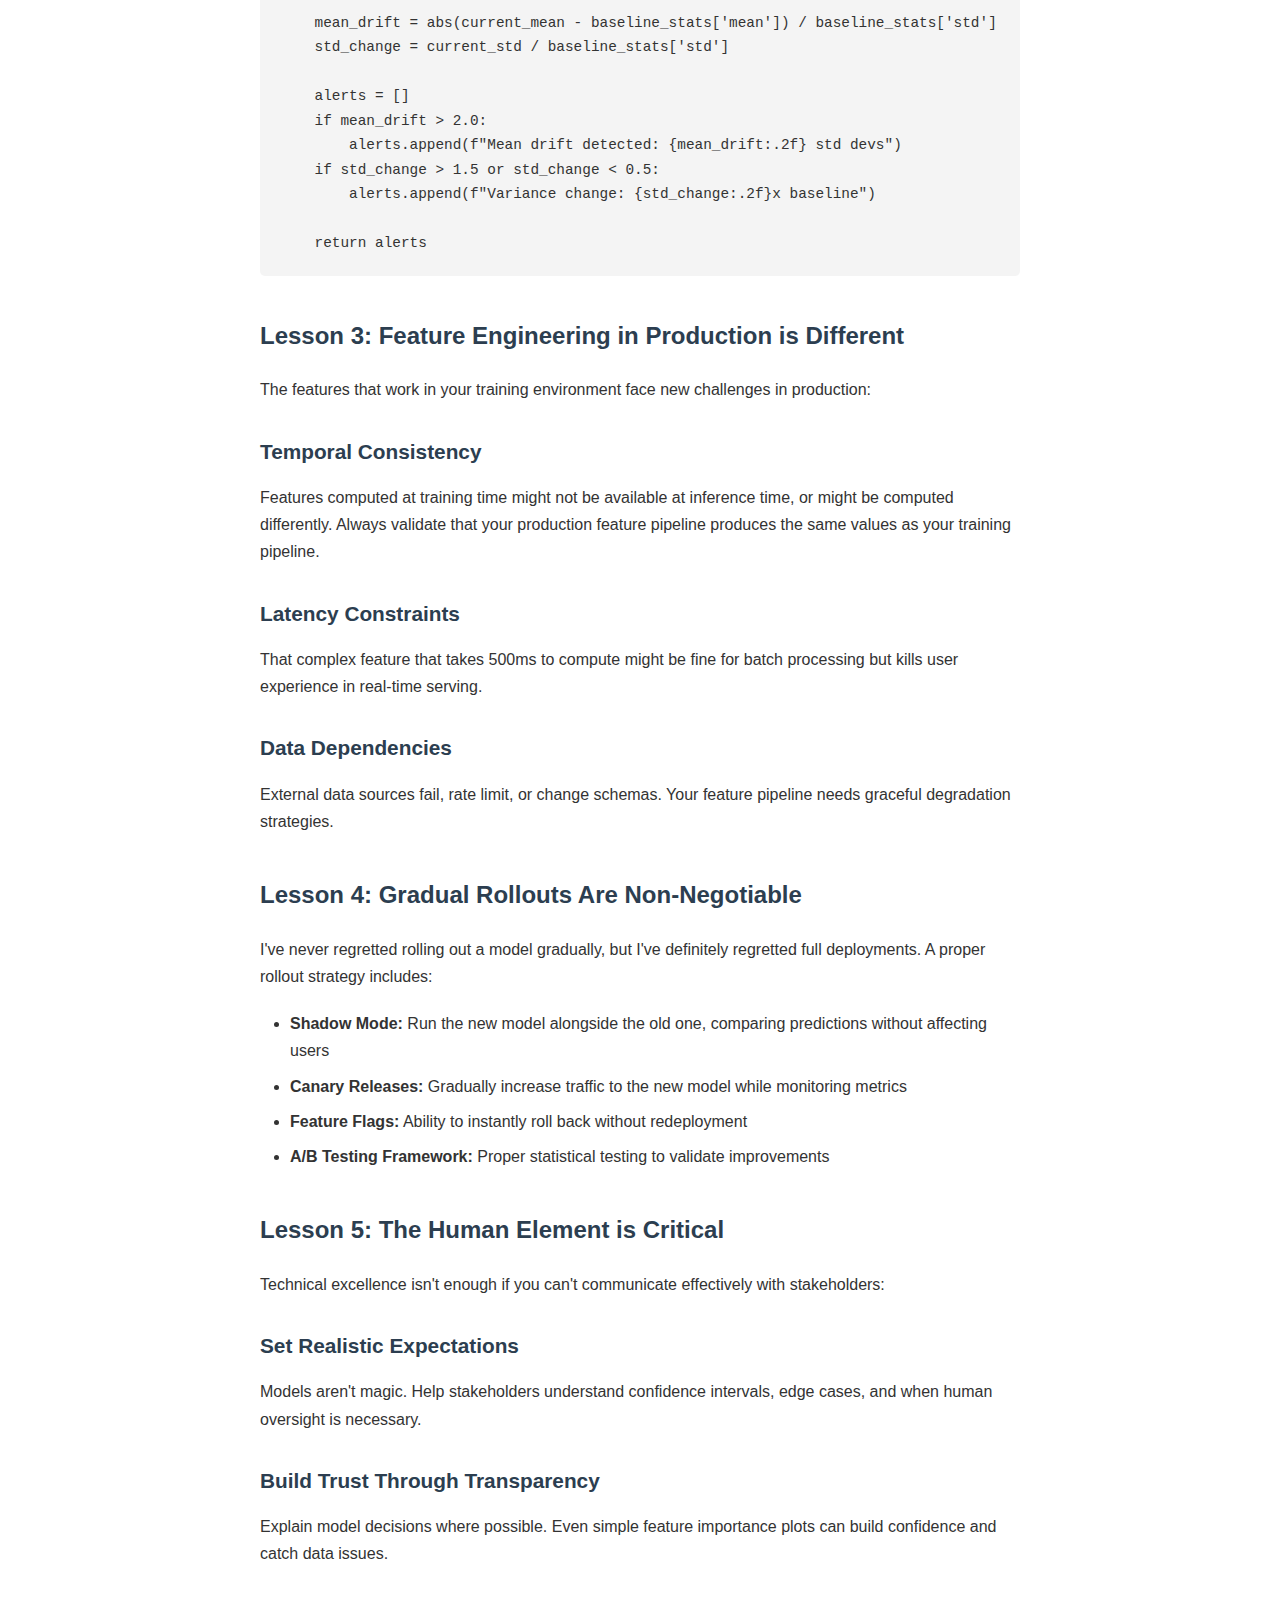
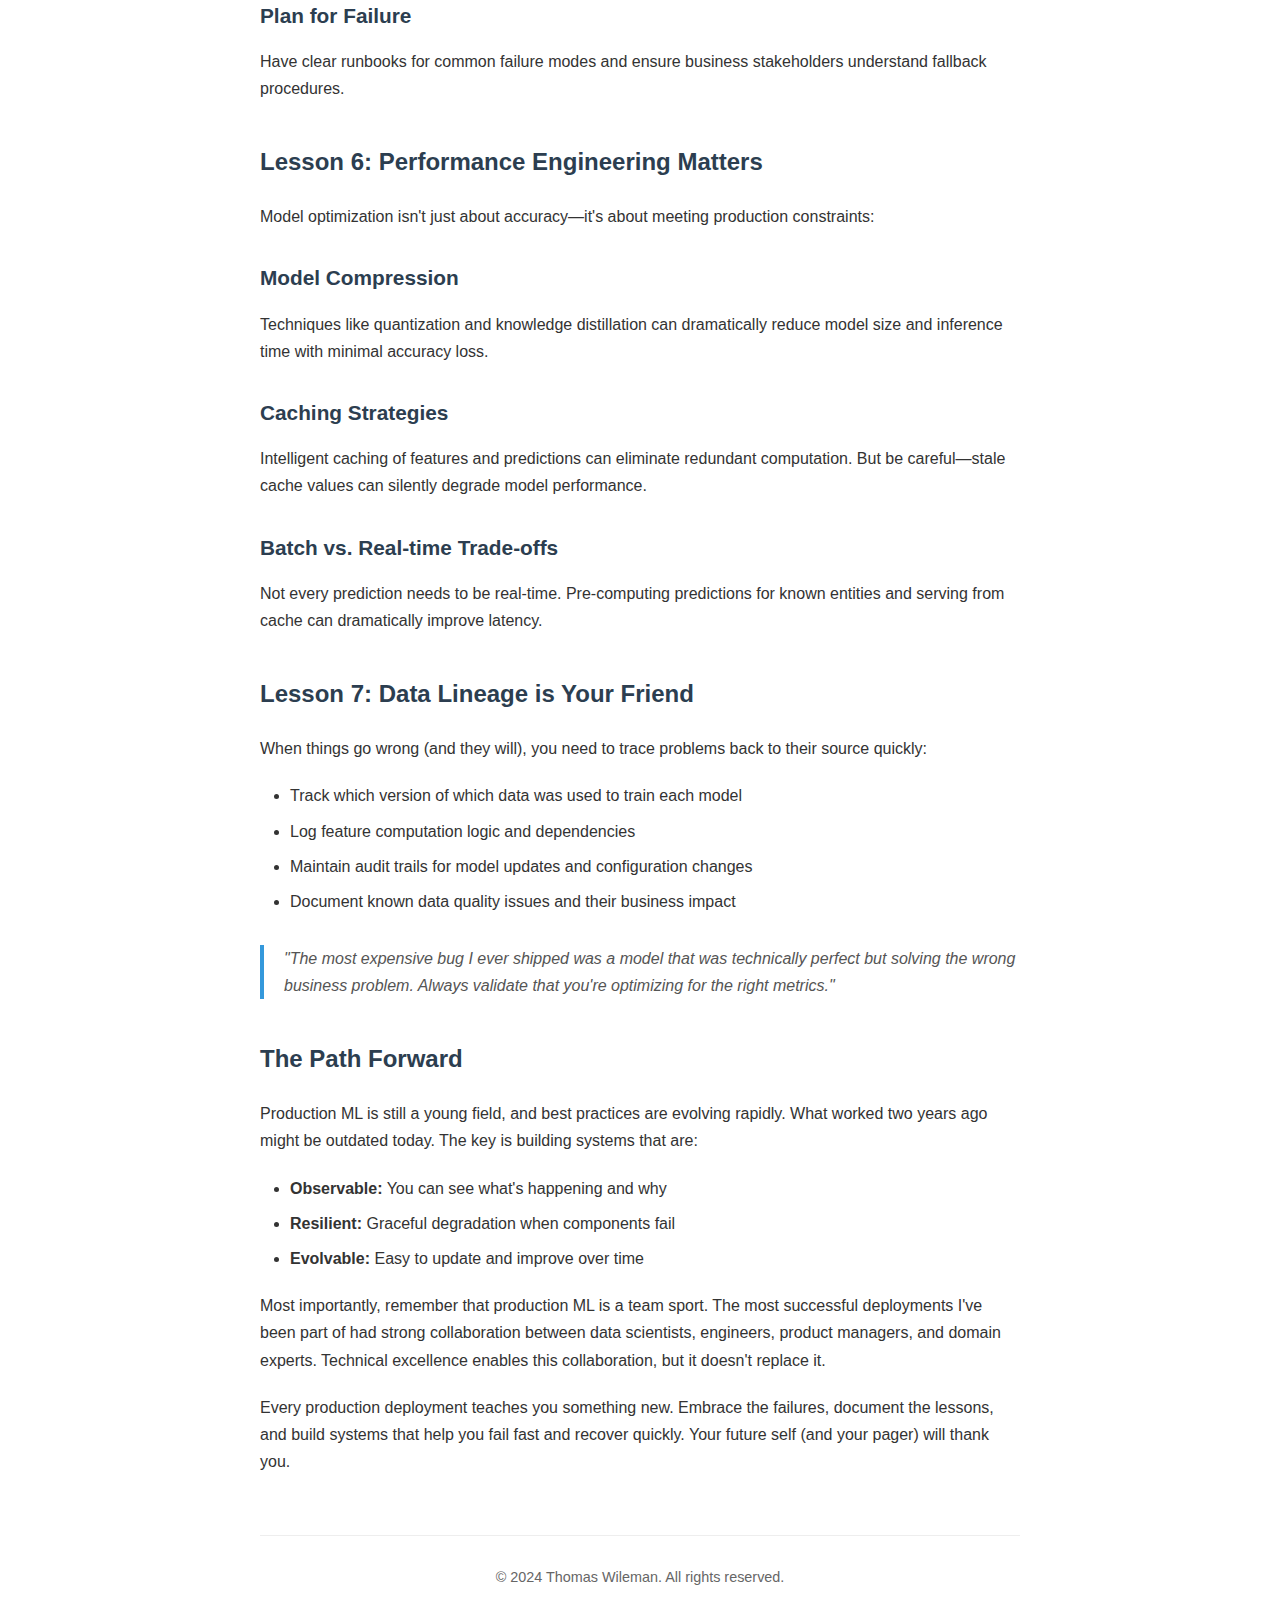
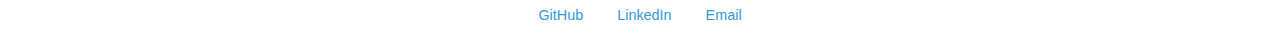
<file: blog/posts/ml-deployment-lessons.html>
<!DOCTYPE html>
<html lang="en">

<head>
    <meta charset="UTF-8">
    <meta name="viewport" content="width=device-width, initial-scale=1.0">
    <title>Lessons from Production ML Deployments - Thomas Wileman</title>
    <meta name="description" content="Real-world insights from deploying machine learning models at scale in production environments.">
    <meta name="keywords" content="ML deployment, MLOps, production machine learning, model serving, scaling">
    <meta name="author" content="Thomas Wileman">

    <link rel="stylesheet" href="../../assets/css/style.css">
</head>

<body>
    <header>
        <h1>Thomas Wileman</h1>
        <p class="tagline">Machine Learning Engineer & Technical Writer</p>
        <nav>
            <a href="../../">Home</a>
            <a href="../" class="active">Blog</a>
            <a href="../../books/">Book Reviews</a>
            <a href="../../about/">About</a>
        </nav>
    </header>

    <main>
        <div class="back-link">
            <a href="../">&larr; Back to Blog</a>
        </div>

        <article class="content-section">
            <h1>Lessons from Production ML Deployments</h1>
            <div class="post-meta">February 28, 2024 • MLOps</div>

            <div class="article-content">
                <p>After deploying dozens of machine learning models to production across different industries, I've learned that the gap between "it works on my laptop" and "it works reliably for millions of users" is vast and filled with humbling surprises. Here are the hard-won lessons that no amount of reading can teach—only the painful experience of 3 AM incident calls and silent model failures.</p>

                <h2>Lesson 1: Infrastructure Will Surprise You</h2>

                <p>Your beautiful, locally-optimized model will encounter infrastructure realities that no benchmark anticipated:</p>

                <ul>
                    <li><strong>Memory pressure:</strong> That model that uses 2GB in your notebook might balloon to 8GB in production due to concurrent requests and framework overhead</li>
                    <li><strong>CPU throttling:</strong> Shared infrastructure means your inference time can vary by 10x depending on what else is running</li>
                    <li><strong>Network latency:</strong> Feature stores, databases, and external APIs add unpredictable delays that compound</li>
                </ul>

                <p>The solution isn't just better hardware—it's designing systems that gracefully handle resource constraints and variability.</p>

                <h2>Lesson 2: Monitoring Saved My Career (Multiple Times)</h2>

                <p>Traditional software monitoring doesn't capture what matters for ML systems. You need to monitor:</p>

                <h3>Model Performance Metrics</h3>
                <p>Not just accuracy, but the distribution of predictions. A model can maintain good average performance while completely failing on a subset of users.</p>

                <h3>Data Drift Detection</h3>
                <p>Input distributions change gradually, then suddenly. Statistical tests like KS tests on feature distributions can catch drift before it impacts performance.</p>

                <h3>Business Impact Metrics</h3>
                <p>The correlation between model predictions and business outcomes isn't always obvious. Track both to understand when technical metrics diverge from business value.</p>

                <pre><code>def monitor_prediction_distribution(predictions, baseline_stats):
    """Compare current predictions against baseline"""
    current_mean = np.mean(predictions)
    current_std = np.std(predictions)
    
    mean_drift = abs(current_mean - baseline_stats['mean']) / baseline_stats['std']
    std_change = current_std / baseline_stats['std']
    
    alerts = []
    if mean_drift > 2.0:
        alerts.append(f"Mean drift detected: {mean_drift:.2f} std devs")
    if std_change > 1.5 or std_change < 0.5:
        alerts.append(f"Variance change: {std_change:.2f}x baseline")
    
    return alerts</code></pre>

                <h2>Lesson 3: Feature Engineering in Production is Different</h2>

                <p>The features that work in your training environment face new challenges in production:</p>

                <h3>Temporal Consistency</h3>
                <p>Features computed at training time might not be available at inference time, or might be computed differently. Always validate that your production feature pipeline produces the same values as your training pipeline.</p>

                <h3>Latency Constraints</h3>
                <p>That complex feature that takes 500ms to compute might be fine for batch processing but kills user experience in real-time serving.</p>

                <h3>Data Dependencies</h3>
                <p>External data sources fail, rate limit, or change schemas. Your feature pipeline needs graceful degradation strategies.</p>

                <h2>Lesson 4: Gradual Rollouts Are Non-Negotiable</h2>

                <p>I've never regretted rolling out a model gradually, but I've definitely regretted full deployments. A proper rollout strategy includes:</p>

                <ul>
                    <li><strong>Shadow Mode:</strong> Run the new model alongside the old one, comparing predictions without affecting users</li>
                    <li><strong>Canary Releases:</strong> Gradually increase traffic to the new model while monitoring metrics</li>
                    <li><strong>Feature Flags:</strong> Ability to instantly roll back without redeployment</li>
                    <li><strong>A/B Testing Framework:</strong> Proper statistical testing to validate improvements</li>
                </ul>

                <h2>Lesson 5: The Human Element is Critical</h2>

                <p>Technical excellence isn't enough if you can't communicate effectively with stakeholders:</p>

                <h3>Set Realistic Expectations</h3>
                <p>Models aren't magic. Help stakeholders understand confidence intervals, edge cases, and when human oversight is necessary.</p>

                <h3>Build Trust Through Transparency</h3>
                <p>Explain model decisions where possible. Even simple feature importance plots can build confidence and catch data issues.</p>

                <h3>Plan for Failure</h3>
                <p>Have clear runbooks for common failure modes and ensure business stakeholders understand fallback procedures.</p>

                <h2>Lesson 6: Performance Engineering Matters</h2>

                <p>Model optimization isn't just about accuracy—it's about meeting production constraints:</p>

                <h3>Model Compression</h3>
                <p>Techniques like quantization and knowledge distillation can dramatically reduce model size and inference time with minimal accuracy loss.</p>

                <h3>Caching Strategies</h3>
                <p>Intelligent caching of features and predictions can eliminate redundant computation. But be careful—stale cache values can silently degrade model performance.</p>

                <h3>Batch vs. Real-time Trade-offs</h3>
                <p>Not every prediction needs to be real-time. Pre-computing predictions for known entities and serving from cache can dramatically improve latency.</p>

                <h2>Lesson 7: Data Lineage is Your Friend</h2>

                <p>When things go wrong (and they will), you need to trace problems back to their source quickly:</p>

                <ul>
                    <li>Track which version of which data was used to train each model</li>
                    <li>Log feature computation logic and dependencies</li>
                    <li>Maintain audit trails for model updates and configuration changes</li>
                    <li>Document known data quality issues and their business impact</li>
                </ul>

                <blockquote>
                    "The most expensive bug I ever shipped was a model that was technically perfect but solving the wrong business problem. Always validate that you're optimizing for the right metrics."
                </blockquote>

                <h2>The Path Forward</h2>

                <p>Production ML is still a young field, and best practices are evolving rapidly. What worked two years ago might be outdated today. The key is building systems that are:</p>

                <ul>
                    <li><strong>Observable:</strong> You can see what's happening and why</li>
                    <li><strong>Resilient:</strong> Graceful degradation when components fail</li>
                    <li><strong>Evolvable:</strong> Easy to update and improve over time</li>
                </ul>

                <p>Most importantly, remember that production ML is a team sport. The most successful deployments I've been part of had strong collaboration between data scientists, engineers, product managers, and domain experts. Technical excellence enables this collaboration, but it doesn't replace it.</p>

                <p>Every production deployment teaches you something new. Embrace the failures, document the lessons, and build systems that help you fail fast and recover quickly. Your future self (and your pager) will thank you.</p>
            </div>
        </article>
    </main>

    <footer>
        <p>&copy; 2024 Thomas Wileman. All rights reserved.</p>
        <div class="social-links">
            <a href="https://github.com/tmwileman">GitHub</a>
            <a href="https://linkedin.com/in/thomaswileman">LinkedIn</a>
            <a href="mailto:thomas.wileman@example.com">Email</a>
        </div>
    </footer>
</body>

</html>
</file>
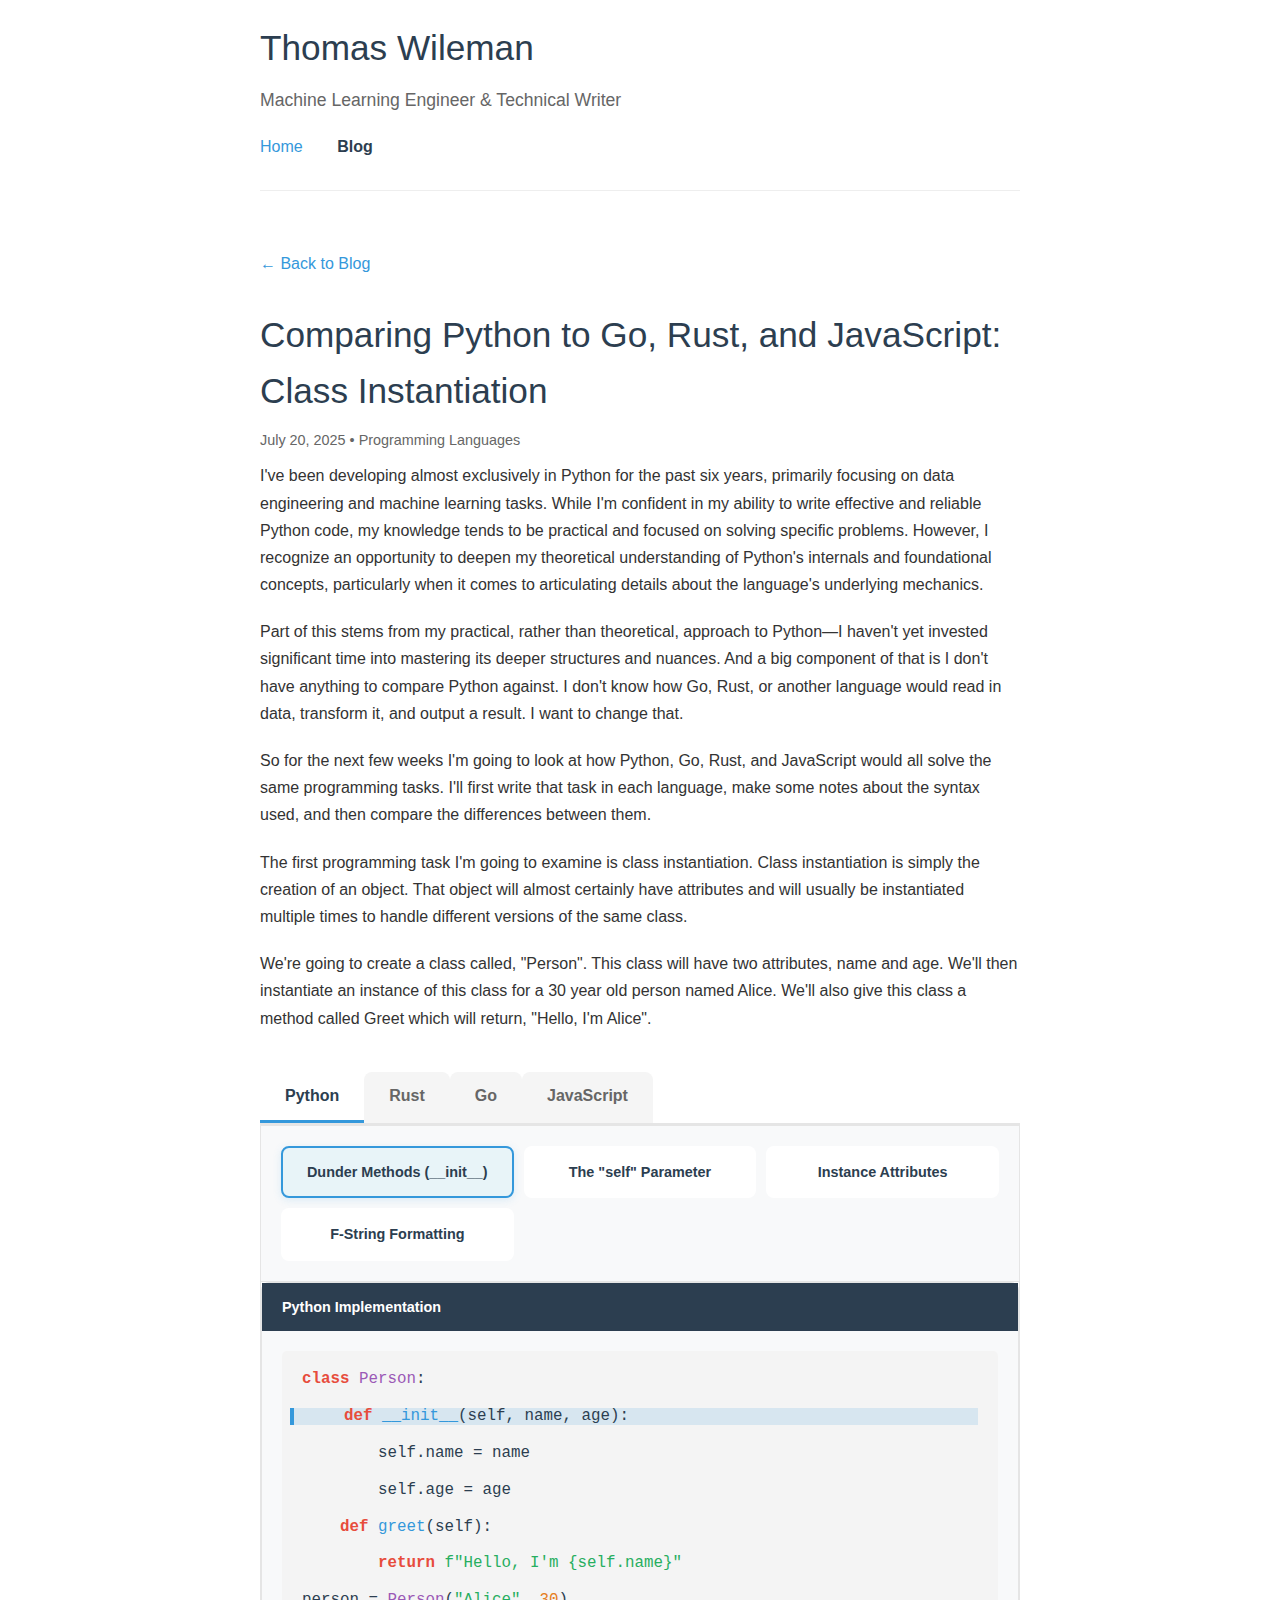
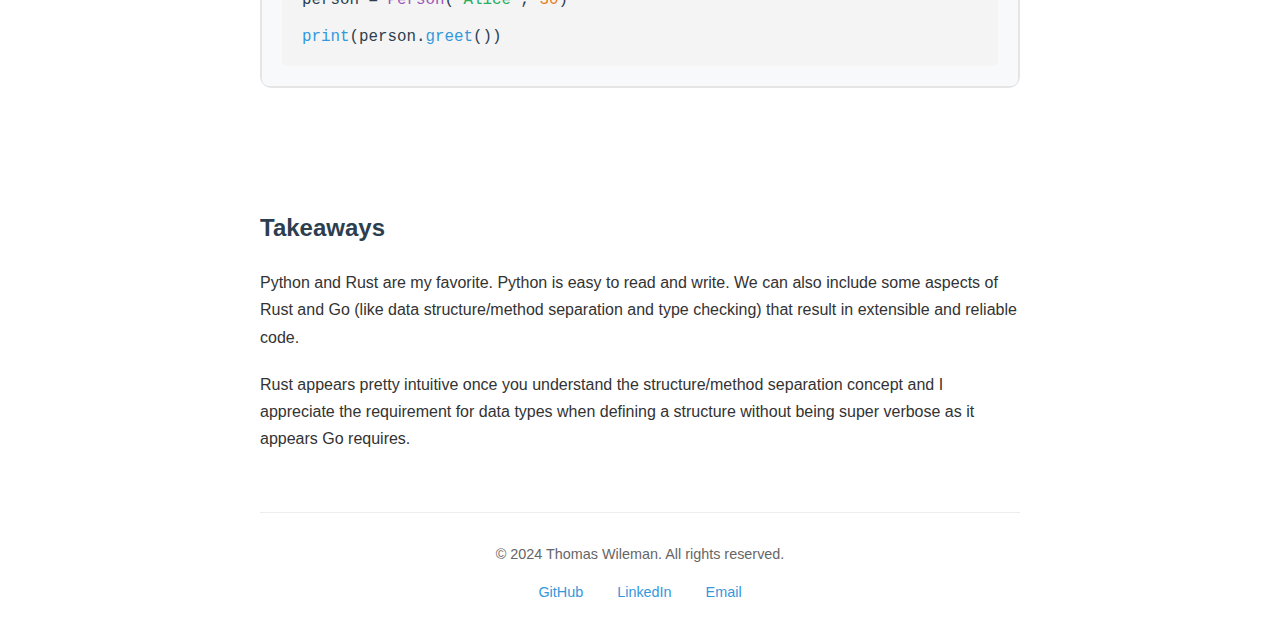
<file: blog/posts/pgrj-class-instantiation.html>
<!DOCTYPE html>
<html lang="en">

<head>
    <meta charset="UTF-8">
    <meta name="viewport" content="width=device-width, initial-scale=1.0">
    <title>Comparing Python to Go, Rust, and JavaScript: Class Instantiation - Thomas Wileman</title>
    <meta name="description" content="A comparative analysis of class instantiation in Python, Go, Rust, and JavaScript to understand language differences and design philosophies.">
    <meta name="keywords" content="Python, Go, Rust, JavaScript, programming languages, class instantiation, comparison">
    <meta name="author" content="Thomas Wileman">

    <link rel="stylesheet" href="../../assets/css/style.css">
    <style>
        .interactive-comparison {
            margin: 40px 0 120px 0;
        }

        .language-tabs {
            display: flex;
            gap: 0;
            margin-bottom: 0;
            border-bottom: 3px solid #e5e5e5;
        }

        .tab-button {
            padding: 15px 25px;
            background: #f5f5f5;
            border: none;
            cursor: pointer;
            font-weight: 600;
            font-size: 1em;
            color: #666;
            transition: all 0.3s ease;
            border-radius: 8px 8px 0 0;
            border-bottom: 3px solid transparent;
            position: relative;
        }

        .tab-button:hover {
            background: #e8e8e8;
            color: #333;
        }

        .tab-button.active {
            background: white;
            color: #2c3e50;
            border-bottom-color: #3498db;
        }

        .tab-content {
            display: none;
            background: white;
            border: 1px solid #e5e5e5;
            border-top: none;
            border-radius: 0 0 12px 12px;
        }

        .tab-content.active {
            display: block;
        }

        .content-layout {
            display: grid;
            grid-template-rows: auto auto;
            gap: 0;
        }

        .explanation-titles {
            background: #f8f9fa;
            padding: 20px;
            border-bottom: 1px solid #e5e5e5;
        }

        .titles-grid {
            display: grid;
            grid-template-columns: repeat(auto-fit, minmax(200px, 1fr));
            gap: 10px;
        }

        .code-explanation-grid {
            display: grid;
            grid-template-columns: 1fr;
            gap: 0;
            position: relative;
        }

        .code-panel {
            background: #f8f9fa;
            padding: 0;
            border: 1px solid #e5e5e5;
            border-radius: 8px;
            position: relative;
        }

        .code-header {
            background: #2c3e50;
            color: white;
            padding: 12px 20px;
            font-weight: 600;
            font-size: 0.9em;
        }

        .code-display {
            padding: 20px;
            overflow: visible;
        }

        .code-display pre {
            margin: 0;
            font-size: 1.1em;
            line-height: 1.1;
            color: #2c3e50;
            font-family: 'SF Mono', Monaco, 'Cascadia Code', 'Roboto Mono', Consolas, 'Courier New', monospace;
        }

        .code-display code {
            background: none;
            padding: 0;
        }

        .code-line {
            display: block;
            padding: 0;
            margin: 0;
            transition: all 0.3s ease;
        }

        .code-line.highlighted {
            background: rgba(52, 152, 219, 0.15);
            border-left: 4px solid #3498db;
            padding-left: 12px;
            margin-left: -12px;
            font-weight: 500;
        }

        /* Syntax highlighting colors */
        .keyword {
            color: #e74c3c;
            font-weight: 600;
        }

        .string {
            color: #27ae60;
        }

        .comment {
            color: #95a5a6;
            font-style: italic;
        }

        .function {
            color: #3498db;
            font-weight: 500;
        }

        .type {
            color: #9b59b6;
            font-weight: 500;
        }

        .number {
            color: #e67e22;
        }

        .operator {
            color: #34495e;
        }

        .variable {
            color: #2c3e50;
        }

        .explanation-panel {
            padding: 20px;
            background: white;
            overflow: visible;
            position: relative;
        }

        .explanation-panel::-webkit-scrollbar {
            width: 8px;
        }

        .explanation-panel::-webkit-scrollbar-track {
            background: #f1f1f1;
            border-radius: 4px;
        }

        .explanation-panel::-webkit-scrollbar-thumb {
            background: #c1c1c1;
            border-radius: 4px;
        }

        .explanation-panel::-webkit-scrollbar-thumb:hover {
            background: #a8a8a8;
        }

        .explanation-item {
            padding: 12px 16px;
            background: white;
            border-radius: 8px;
            cursor: pointer;
            transition: all 0.3s ease;
            border: 2px solid transparent;
            position: relative;
            text-align: center;
        }

        .explanation-item:hover {
            background: #e8f4f8;
            border-color: #3498db;
        }

        .explanation-item.active {
            background: #e8f4f8;
            border-color: #3498db;
            box-shadow: 0 2px 8px rgba(52, 152, 219, 0.15);
        }

        .hover-tooltip {
            position: absolute;
            background: #2c3e50;
            color: white;
            padding: 12px 16px;
            border-radius: 8px;
            font-size: 0.9em;
            line-height: 1.4;
            max-width: 320px;
            z-index: 1000;
            opacity: 0;
            visibility: hidden;
            transition: all 0.3s ease;
            box-shadow: 0 4px 12px rgba(0, 0, 0, 0.15);
            pointer-events: none;
        }

        .hover-tooltip::before {
            content: '';
            position: absolute;
            width: 0;
            height: 0;
            border: 8px solid transparent;
        }

        .hover-tooltip.left::before {
            top: 50%;
            right: 100%;
            transform: translateY(-50%);
            border-right-color: #2c3e50;
        }

        .hover-tooltip.right::before {
            top: 50%;
            left: 100%;
            transform: translateY(-50%);
            border-left-color: #2c3e50;
        }

        .hover-tooltip.top::before {
            bottom: 100%;
            left: 50%;
            transform: translateX(-50%);
            border-bottom-color: #2c3e50;
        }

        .hover-tooltip.bottom::before {
            top: 100%;
            left: 50%;
            transform: translateX(-50%);
            border-top-color: #2c3e50;
        }

        .hover-tooltip.show {
            opacity: 1 !important;
            visibility: visible !important;
        }

        .explanation-title {
            font-weight: 600;
            color: #2c3e50;
            margin: 0;
            font-size: 0.9em;
        }


        @media (max-width: 768px) {
            .content-layout {
                grid-template-rows: auto auto auto;
                gap: 20px;
            }

            .code-explanation-grid {
                grid-template-columns: 1fr;
                gap: 20px;
            }

            .code-panel {
                border-right: none;
                border-bottom: 1px solid #e5e5e5;
            }

            .tab-button {
                padding: 12px 15px;
                font-size: 0.9em;
            }

            .titles-grid {
                grid-template-columns: repeat(auto-fit, minmax(150px, 1fr));
            }
        }
    </style>
</head>

<body>
    <header>
        <h1>Thomas Wileman</h1>
        <p class="tagline">Machine Learning Engineer & Technical Writer</p>
        <nav>
            <a href="../../">Home</a>
            <a href="../" class="active">Blog</a>
        </nav>
    </header>

    <main>
        <div class="back-link">
            <a href="../">&larr; Back to Blog</a>
        </div>

        <article class="content-section">
            <h1>Comparing Python to Go, Rust, and JavaScript: Class Instantiation</h1>
            <div class="post-meta">July 20, 2025 • Programming Languages</div>

            <div class="article-content">
                <p>I've been developing almost exclusively in Python for the past six years, primarily focusing on data engineering and machine learning tasks. While I'm confident in my ability to write effective and reliable Python code, my knowledge tends to be practical and focused on solving specific problems. However, I recognize an opportunity to deepen my theoretical understanding of Python's internals and foundational concepts, particularly when it comes to articulating details about the language's underlying mechanics.</p>

                <p>Part of this stems from my practical, rather than theoretical, approach to Python—I haven't yet invested significant time into mastering its deeper structures and nuances. And a big component of that is I don't have anything to compare Python against. I don't know how Go, Rust, or another language would read in data, transform it, and output a result. I want to change that.</p>

                <p>So for the next few weeks I'm going to look at how Python, Go, Rust, and JavaScript would all solve the same programming tasks. I'll first write that task in each language, make some notes about the syntax used, and then compare the differences between them.</p>

                <p>The first programming task I'm going to examine is class instantiation. Class instantiation is simply the creation of an object. That object will almost certainly have attributes and will usually be instantiated multiple times to handle different versions of the same class.</p>

                <p>We're going to create a class called, "Person". This class will have two attributes, name and age. We'll then instantiate an instance of this class for a 30 year old person named Alice. We'll also give this class a method called Greet which will return, "Hello, I'm Alice".</p>

                <div class="interactive-comparison">
                    <div class="language-tabs">
                        <button class="tab-button active" data-tab="python">Python</button>
                        <button class="tab-button" data-tab="rust">Rust</button>
                        <button class="tab-button" data-tab="go">Go</button>
                        <button class="tab-button" data-tab="javascript">JavaScript</button>
                    </div>

                    <!-- Python Tab -->
                    <div class="tab-content active" id="python-tab">
                        <div class="content-layout">
                            <div class="explanation-titles">
                                <div class="titles-grid">
                                    <div class="explanation-item" data-lines="2" data-tooltip="Python uses double underscores (dunders) to identify special methods. __init__ is the constructor method that's automatically called when creating a new instance. The dunders make it clear this is a special method and avoid naming conflicts.">
                                        <div class="explanation-title">Dunder Methods (__init__)</div>
                                    </div>
                                    <div class="explanation-item" data-lines="2,5" data-tooltip="Every instance method in Python requires 'self' as the first parameter. This follows Python's 'explicit is better than implicit' philosophy - you always know which object a method belongs to.">
                                        <div class="explanation-title">The "self" Parameter</div>
                                    </div>
                                    <div class="explanation-item" data-lines="3,4" data-tooltip="Attributes are set using self.attribute_name. Python doesn't require type declarations, making the syntax clean but potentially less safe.">
                                        <div class="explanation-title">Instance Attributes</div>
                                    </div>
                                    <div class="explanation-item" data-lines="6" data-tooltip="Python's f-string syntax provides a clean way to embed variables in strings. The 'f' prefix allows {variable} interpolation.">
                                        <div class="explanation-title">F-String Formatting</div>
                                    </div>
                                </div>
                            </div>
                            <div class="code-explanation-grid">
                                <div class="code-panel">
                                    <div class="code-header">Python Implementation</div>
                                    <div class="code-display">
                                        <pre><code><span class="code-line" data-line="1"><span class="keyword">class</span> <span class="type">Person</span>:</span>
<span class="code-line" data-line="2">    <span class="keyword">def</span> <span class="function">__init__</span>(<span class="variable">self</span>, <span class="variable">name</span>, <span class="variable">age</span>):</span>
<span class="code-line" data-line="3">        <span class="variable">self</span>.<span class="variable">name</span> = <span class="variable">name</span></span>
<span class="code-line" data-line="4">        <span class="variable">self</span>.<span class="variable">age</span> = <span class="variable">age</span></span>
<span class="code-line" data-line="5">    <span class="keyword">def</span> <span class="function">greet</span>(<span class="variable">self</span>):</span>
<span class="code-line" data-line="6">        <span class="keyword">return</span> <span class="string">f"Hello, I'm {self.name}"</span></span>
<span class="code-line" data-line="7"><span class="variable">person</span> = <span class="type">Person</span>(<span class="string">"Alice"</span>, <span class="number">30</span>)</span>
<span class="code-line" data-line="8"><span class="function">print</span>(<span class="variable">person</span>.<span class="function">greet</span>())</span></code></pre>
                                    </div>
                                </div>
                            </div>
                        </div>
                    </div>

                    <!-- Rust Tab -->
                    <div class="tab-content" id="rust-tab">
                        <div class="content-layout">
                            <div class="explanation-titles">
                                <div class="titles-grid">
                                    <div class="explanation-item" data-lines="1,6" data-tooltip="Rust separates data definition (struct) from behavior (impl). This allows you to implement methods in different modules or even add methods to types you don't own.">
                                        <div class="explanation-title">Struct vs Impl Separation</div>
                                    </div>
                                    <div class="explanation-item" data-lines="2,3" data-tooltip="Rust requires explicit types for struct fields. String vs &str, u32 for unsigned 32-bit integers. This prevents many runtime errors at compile time.">
                                        <div class="explanation-title">Explicit Type Declarations</div>
                                    </div>
                                    <div class="explanation-item" data-lines="7,8" data-tooltip="Rust uses 'new' by convention (not enforced). The shorthand syntax Person { name, age } is equivalent to Person { name: name, age: age }.">
                                        <div class="explanation-title">Constructor Convention</div>
                                    </div>
                                    <div class="explanation-item" data-lines="11" data-tooltip="The &self parameter borrows the instance without taking ownership. This is Rust's memory safety in action - the method can read but not move the instance.">
                                        <div class="explanation-title">Borrowing with &self</div>
                                    </div>
                                </div>
                            </div>
                            <div class="code-explanation-grid">
                                <div class="code-panel">
                                    <div class="code-header">Rust Implementation</div>
                                    <div class="code-display">
                                        <pre><code><span class="code-line" data-line="1"><span class="keyword">struct</span> <span class="type">Person</span> {</span>
<span class="code-line" data-line="2">    <span class="variable">name</span>: <span class="type">String</span>,</span>
<span class="code-line" data-line="3">    <span class="variable">age</span>: <span class="type">u32</span>,</span>
<span class="code-line" data-line="4">}</span>
<span class="code-line" data-line="5"><span class="keyword">impl</span> <span class="type">Person</span> {</span>
<span class="code-line" data-line="6">    <span class="keyword">fn</span> <span class="function">new</span>(<span class="variable">name</span>: <span class="type">String</span>, <span class="variable">age</span>: <span class="type">u32</span>) -> <span class="type">Person</span> {</span>
<span class="code-line" data-line="7">        <span class="type">Person</span> { <span class="variable">name</span>, <span class="variable">age</span> }</span>
<span class="code-line" data-line="8">    }</span>
<span class="code-line" data-line="9">    <span class="keyword">fn</span> <span class="function">greet</span>(&<span class="variable">self</span>) -> <span class="type">String</span> {</span>
<span class="code-line" data-line="10">        <span class="function">format!</span>(<span class="string">"Hello, I'm {}"</span>, <span class="variable">self</span>.<span class="variable">name</span>)</span>
<span class="code-line" data-line="11">    }</span>
<span class="code-line" data-line="12">}</span>
<span class="code-line" data-line="13"><span class="keyword">let</span> <span class="variable">person</span> = <span class="type">Person</span>::<span class="function">new</span>(<span class="string">"Alice"</span>.<span class="function">to_string</span>(), <span class="number">30</span>);</span>
<span class="code-line" data-line="14"><span class="function">println!</span>(<span class="string">"{}"</span>, <span class="variable">person</span>.<span class="function">greet</span>());</span></code></pre>
                                    </div>
                                </div>
                            </div>
                        </div>
                    </div>

                    <!-- Go Tab -->
                    <div class="tab-content" id="go-tab">
                        <div class="content-layout">
                            <div class="explanation-titles">
                                <div class="titles-grid">
                                    <div class="explanation-item" data-lines="1" data-tooltip="Every Go file starts with a package declaration. 'package main' means this is an executable program, not a library. Go looks for a main() function as the entry point.">
                                        <div class="explanation-title">Package Declaration</div>
                                    </div>
                                    <div class="explanation-item" data-lines="7,8" data-tooltip="The * indicates a pointer type, & gets the memory address. Go requires explicit pointer handling, giving you control over memory layout and performance.">
                                        <div class="explanation-title">Pointers and Memory</div>
                                    </div>
                                    <div class="explanation-item" data-lines="13" data-tooltip="Go methods use receiver syntax: (p *Person) attaches the method to the Person type. The receiver comes before the function name.">
                                        <div class="explanation-title">Method Receivers</div>
                                    </div>
                                    <div class="explanation-item" data-lines="4,5,7" data-tooltip="Go requires explicit types for all parameters and struct fields. No type inference for function signatures - everything must be stated clearly.">
                                        <div class="explanation-title">Explicit Typing Everywhere</div>
                                    </div>
                                </div>
                            </div>
                            <div class="code-explanation-grid">
                                <div class="code-panel">
                                    <div class="code-header">Go Implementation</div>
                                    <div class="code-display">
                                        <pre><code><span class="code-line" data-line="1"><span class="keyword">package</span> main</span>
<span class="code-line" data-line="2"><span class="keyword">import</span> <span class="string">"fmt"</span></span>
<span class="code-line" data-line="3"><span class="keyword">type</span> <span class="type">Person</span> <span class="keyword">struct</span> {</span>
<span class="code-line" data-line="4">    <span class="variable">Name</span> <span class="type">string</span></span>
<span class="code-line" data-line="5">    <span class="variable">Age</span>  <span class="type">int</span></span>
<span class="code-line" data-line="6">}</span>
<span class="code-line" data-line="7"><span class="keyword">func</span> <span class="function">NewPerson</span>(<span class="variable">name</span> <span class="type">string</span>, <span class="variable">age</span> <span class="type">int</span>) *<span class="type">Person</span> {</span>
<span class="code-line" data-line="8">    <span class="keyword">return</span> &<span class="type">Person</span>{</span>
<span class="code-line" data-line="9">        <span class="variable">Name</span>: <span class="variable">name</span>,</span>
<span class="code-line" data-line="10">        <span class="variable">Age</span>:  <span class="variable">age</span>,</span>
<span class="code-line" data-line="11">    }</span>
<span class="code-line" data-line="12">}</span>
<span class="code-line" data-line="13"><span class="keyword">func</span> (<span class="variable">p</span> *<span class="type">Person</span>) <span class="function">Greet</span>() <span class="type">string</span> {</span>
<span class="code-line" data-line="14">    <span class="keyword">return</span> <span class="variable">fmt</span>.<span class="function">Sprintf</span>(<span class="string">"Hello, I'm %s"</span>, <span class="variable">p</span>.<span class="variable">Name</span>)</span>
<span class="code-line" data-line="15">}</span>
<span class="code-line" data-line="16"><span class="variable">person</span> := <span class="function">NewPerson</span>(<span class="string">"Alice"</span>, <span class="number">30</span>)</span>
<span class="code-line" data-line="17"><span class="variable">fmt</span>.<span class="function">Println</span>(<span class="variable">person</span>.<span class="function">Greet</span>())</span></code></pre>
                                    </div>
                                </div>
                            </div>
                        </div>
                    </div>

                    <!-- JavaScript Tab -->
                    <div class="tab-content" id="javascript-tab">
                        <div class="content-layout">
                            <div class="explanation-titles">
                                <div class="titles-grid">
                                    <div class="explanation-item" data-lines="2" data-tooltip="JavaScript uses 'constructor' as the special method name instead of Python's __init__. Similar concept, cleaner syntax than Python's dunders.">
                                        <div class="explanation-title">Constructor Method</div>
                                    </div>
                                    <div class="explanation-item" data-lines="3,4,7" data-tooltip="JavaScript uses 'this' to refer to the current instance, similar to Python's 'self' but it's automatically bound - you don't need to declare it as a parameter.">
                                        <div class="explanation-title">Implicit 'this' Context</div>
                                    </div>
                                    <div class="explanation-item" data-lines="7" data-tooltip="The backticks (`) create template literals, allowing ${variable} interpolation similar to Python's f-strings. More readable than concatenation.">
                                        <div class="explanation-title">Template Literals</div>
                                    </div>
                                    <div class="explanation-item" data-lines="2,6" data-tooltip="JavaScript has no compile-time type checking. Parameters and return types are completely dynamic, offering flexibility but less safety than Rust or Go.">
                                        <div class="explanation-title">No Type Checking</div>
                                    </div>
                                </div>
                            </div>
                            <div class="code-explanation-grid">
                                <div class="code-panel">
                                    <div class="code-header">JavaScript Implementation</div>
                                    <div class="code-display">
                                        <pre><code><span class="code-line" data-line="1"><span class="keyword">class</span> <span class="type">Person</span> {</span>
<span class="code-line" data-line="2">    <span class="function">constructor</span>(<span class="variable">name</span>, <span class="variable">age</span>) {</span>
<span class="code-line" data-line="3">        <span class="keyword">this</span>.<span class="variable">name</span> = <span class="variable">name</span>;</span>
<span class="code-line" data-line="4">        <span class="keyword">this</span>.<span class="variable">age</span> = <span class="variable">age</span>;</span>
<span class="code-line" data-line="5">    }</span>
<span class="code-line" data-line="6">    <span class="function">greet</span>() {</span>
<span class="code-line" data-line="7">        <span class="keyword">return</span> <span class="string">`Hello, I'm ${this.name}`</span>;</span>
<span class="code-line" data-line="8">    }</span>
<span class="code-line" data-line="9">}</span>
<span class="code-line" data-line="10"><span class="keyword">const</span> <span class="variable">person</span> = <span class="keyword">new</span> <span class="type">Person</span>(<span class="string">"Alice"</span>, <span class="number">30</span>);</span>
<span class="code-line" data-line="11"><span class="variable">console</span>.<span class="function">log</span>(<span class="variable">person</span>.<span class="function">greet</span>());</span></code></pre>
                                    </div>
                                </div>
                            </div>
                        </div>
                    </div>
                </div>

                <div class="explanation-section" style="margin-top: 100px; clear: both; position: relative; z-index: 1;">
                    <h2>Takeaways</h2>
                    <p>Python and Rust are my favorite. Python is easy to read and write. We can also include some aspects of Rust and Go (like data structure/method separation and type checking) that result in extensible and reliable code.</p>

                    <p>Rust appears pretty intuitive once you understand the structure/method separation concept and I appreciate the requirement for data types when defining a structure without being super verbose as it appears Go requires.</p>
                </div>
            </div>
        </article>
    </main>

    <footer>
        <p>&copy; 2024 Thomas Wileman. All rights reserved.</p>
        <div class="social-links">
            <a href="https://github.com/tmwileman">GitHub</a>
            <a href="https://linkedin.com/in/thomaswileman">LinkedIn</a>
            <a href="mailto:thomas.wileman@example.com">Email</a>
        </div>
    </footer>

    <script>
        // Tab switching functionality
        const tabButtons = document.querySelectorAll('.tab-button');
        const tabContents = document.querySelectorAll('.tab-content');

        tabButtons.forEach(button => {
            button.addEventListener('click', () => {
                const targetTab = button.dataset.tab;

                // Update active button
                tabButtons.forEach(btn => btn.classList.remove('active'));
                button.classList.add('active');

                // Update active tab content
                tabContents.forEach(content => content.classList.remove('active'));
                document.getElementById(`${targetTab}-tab`).classList.add('active');

                // Reset any active explanations and line highlighting
                resetHighlighting();
            });
        });

        // Line highlighting functionality
        function highlightLines(lines) {
            // Reset all line highlighting first
            document.querySelectorAll('.code-line').forEach(line => {
                line.classList.remove('highlighted');
            });

            // Get the currently active tab
            const activeTab = document.querySelector('.tab-content.active');
            if (!activeTab) return;

            // Highlight specified lines in the active tab
            lines.forEach(lineNum => {
                const lineElement = activeTab.querySelector(`[data-line="${lineNum}"]`);
                if (lineElement) {
                    lineElement.classList.add('highlighted');
                }
            });
        }

        function resetHighlighting() {
            // Reset line highlighting
            document.querySelectorAll('.code-line').forEach(line => {
                line.classList.remove('highlighted');
            });

            // Reset explanation highlighting
            document.querySelectorAll('.explanation-item').forEach(item => {
                item.classList.remove('active');
            });
        }

        // Explanation item click handlers
        document.addEventListener('click', (e) => {
            const explanationItem = e.target.closest('.explanation-item');
            if (!explanationItem) return;

            // Reset all explanation items
            document.querySelectorAll('.explanation-item').forEach(item => {
                item.classList.remove('active');
            });

            // Activate clicked item
            explanationItem.classList.add('active');

            // Get line numbers to highlight
            const linesData = explanationItem.dataset.lines;
            if (linesData) {
                const lines = linesData.split(',').map(num => parseInt(num.trim()));
                highlightLines(lines);
            }
        });

        // Auto-highlight first explanation item when tab becomes active
        function activateFirstExplanation() {
            const activeTab = document.querySelector('.tab-content.active');
            if (!activeTab) return;

            const firstExplanation = activeTab.querySelector('.explanation-item');
            if (firstExplanation) {
                // Reset all first
                resetHighlighting();

                // Activate first explanation
                firstExplanation.classList.add('active');

                // Highlight its lines
                const linesData = firstExplanation.dataset.lines;
                if (linesData) {
                    const lines = linesData.split(',').map(num => parseInt(num.trim()));
                    highlightLines(lines);
                }
            }
        }

        // Initialize first explanation on page load
        document.addEventListener('DOMContentLoaded', () => {
            activateFirstExplanation();
        });

        // Re-activate first explanation when tab changes
        tabButtons.forEach(button => {
            button.addEventListener('click', () => {
                // Small delay to ensure tab content is visible
                setTimeout(activateFirstExplanation, 50);
            });
        });

        // Create and show tooltip
        function showTooltip(explanationItem) {
            console.log('showTooltip called', explanationItem);

            // Remove any existing tooltip
            const existingTooltip = document.querySelector('.hover-tooltip');
            if (existingTooltip) {
                existingTooltip.remove();
            }

            const tooltipText = explanationItem.dataset.tooltip;
            console.log('tooltipText:', tooltipText);
            if (!tooltipText) return;

            // Get the currently active tab
            const activeTab = document.querySelector('.tab-content.active');
            console.log('activeTab:', activeTab);
            if (!activeTab) return;

            // Get the code panel in the active tab
            const codePanel = activeTab.querySelector('.code-panel');
            console.log('codePanel:', codePanel);
            if (!codePanel) return;

            // Get line numbers to highlight
            const linesData = explanationItem.dataset.lines;
            if (!linesData) return;

            const lines = linesData.split(',').map(num => parseInt(num.trim()));
            console.log('lines:', lines);

            // Find the first highlighted line element
            const firstLineElement = activeTab.querySelector(`[data-line="${lines[0]}"]`);
            if (!firstLineElement) return;

            // Create tooltip element
            const tooltip = document.createElement('div');
            tooltip.className = 'hover-tooltip show';
            tooltip.textContent = tooltipText;

            // Add tooltip to code panel (positioned absolutely)
            codePanel.appendChild(tooltip);

            // Calculate position relative to the highlighted line
            const lineRect = firstLineElement.getBoundingClientRect();
            const panelRect = codePanel.getBoundingClientRect();

            // Position relative to the code panel
            const relativeTop = lineRect.top - panelRect.top;
            const relativeLeft = lineRect.left - panelRect.left;

            console.log('Line position:', { relativeTop, relativeLeft });

            // First, temporarily add tooltip to measure its actual dimensions
            tooltip.style.position = 'absolute';
            tooltip.style.visibility = 'hidden';
            tooltip.style.top = '0px';
            tooltip.style.left = '0px';

            // Wait for next frame to get actual dimensions
            setTimeout(() => {
                const tooltipRect = tooltip.getBoundingClientRect();
                const tooltipWidth = tooltipRect.width;
                const tooltipHeight = tooltipRect.height;
                const panelWidth = codePanel.offsetWidth;
                const panelHeight = codePanel.offsetHeight;

                let tooltipClass = '';
                let top = relativeTop;
                let left = relativeLeft;

                console.log('Dimensions:', { tooltipWidth, tooltipHeight, panelWidth, panelHeight });
                console.log('Line position:', { relativeTop, relativeLeft });

                // Try right side first
                if (relativeLeft + firstLineElement.offsetWidth + tooltipWidth + 30 <= panelWidth) {
                    tooltipClass = 'left'; // Arrow points left TO the code
                    left = relativeLeft + firstLineElement.offsetWidth + 15;
                    top = relativeTop - (tooltipHeight / 2) + (firstLineElement.offsetHeight / 2);
                }
                // Try left side
                else if (relativeLeft - tooltipWidth - 15 >= 0) {
                    tooltipClass = 'right'; // Arrow points right TO the code
                    left = relativeLeft - tooltipWidth - 15;
                    top = relativeTop - (tooltipHeight / 2) + (firstLineElement.offsetHeight / 2);
                }
                // Try bottom
                else if (relativeTop + firstLineElement.offsetHeight + tooltipHeight + 15 <= panelHeight) {
                    tooltipClass = 'top'; // Arrow points up TO the code
                    top = relativeTop + firstLineElement.offsetHeight + 15;
                    left = Math.max(10, Math.min(relativeLeft, panelWidth - tooltipWidth - 10));
                }
                // Use top as fallback
                else {
                    tooltipClass = 'bottom'; // Arrow points down TO the code
                    top = relativeTop - tooltipHeight - 15;
                    left = Math.max(10, Math.min(relativeLeft, panelWidth - tooltipWidth - 10));
                }

                // Ensure tooltip stays within bounds
                top = Math.max(10, Math.min(top, panelHeight - tooltipHeight - 10));
                left = Math.max(10, Math.min(left, panelWidth - tooltipWidth - 10));

                tooltip.className = `hover-tooltip show ${tooltipClass}`;
                tooltip.style.top = `${top}px`;
                tooltip.style.left = `${left}px`;
                tooltip.style.visibility = 'visible';

                console.log('Final positioning:', { tooltipClass, top, left });
            }, 10);
        }

        function hideTooltip() {
            const existingTooltip = document.querySelector('.hover-tooltip');
            if (existingTooltip) {
                existingTooltip.remove();
            }
        }

        // Hover effects for explanation items
        document.addEventListener('mouseenter', (e) => {
            const explanationItem = e.target.closest('.explanation-item');
            if (!explanationItem) return;

            // Highlight lines
            const linesData = explanationItem.dataset.lines;
            if (linesData) {
                const lines = linesData.split(',').map(num => parseInt(num.trim()));
                highlightLines(lines);
            }

            // Show tooltip
            showTooltip(explanationItem);
        }, true);

        document.addEventListener('mouseleave', (e) => {
            const explanationItem = e.target.closest('.explanation-item');
            if (!explanationItem) return;

            // Hide tooltip
            hideTooltip();

            // Restore highlighting to active explanation
            const activeExplanation = document.querySelector('.explanation-item.active');
            if (activeExplanation && activeExplanation !== explanationItem) {
                const linesData = activeExplanation.dataset.lines;
                if (linesData) {
                    const lines = linesData.split(',').map(num => parseInt(num.trim()));
                    highlightLines(lines);
                } else {
                    resetHighlighting();
                    activeExplanation.classList.add('active');
                }
            } else if (!activeExplanation) {
                resetHighlighting();
            }
        }, true);
    </script>
</body>

</html>
</file>
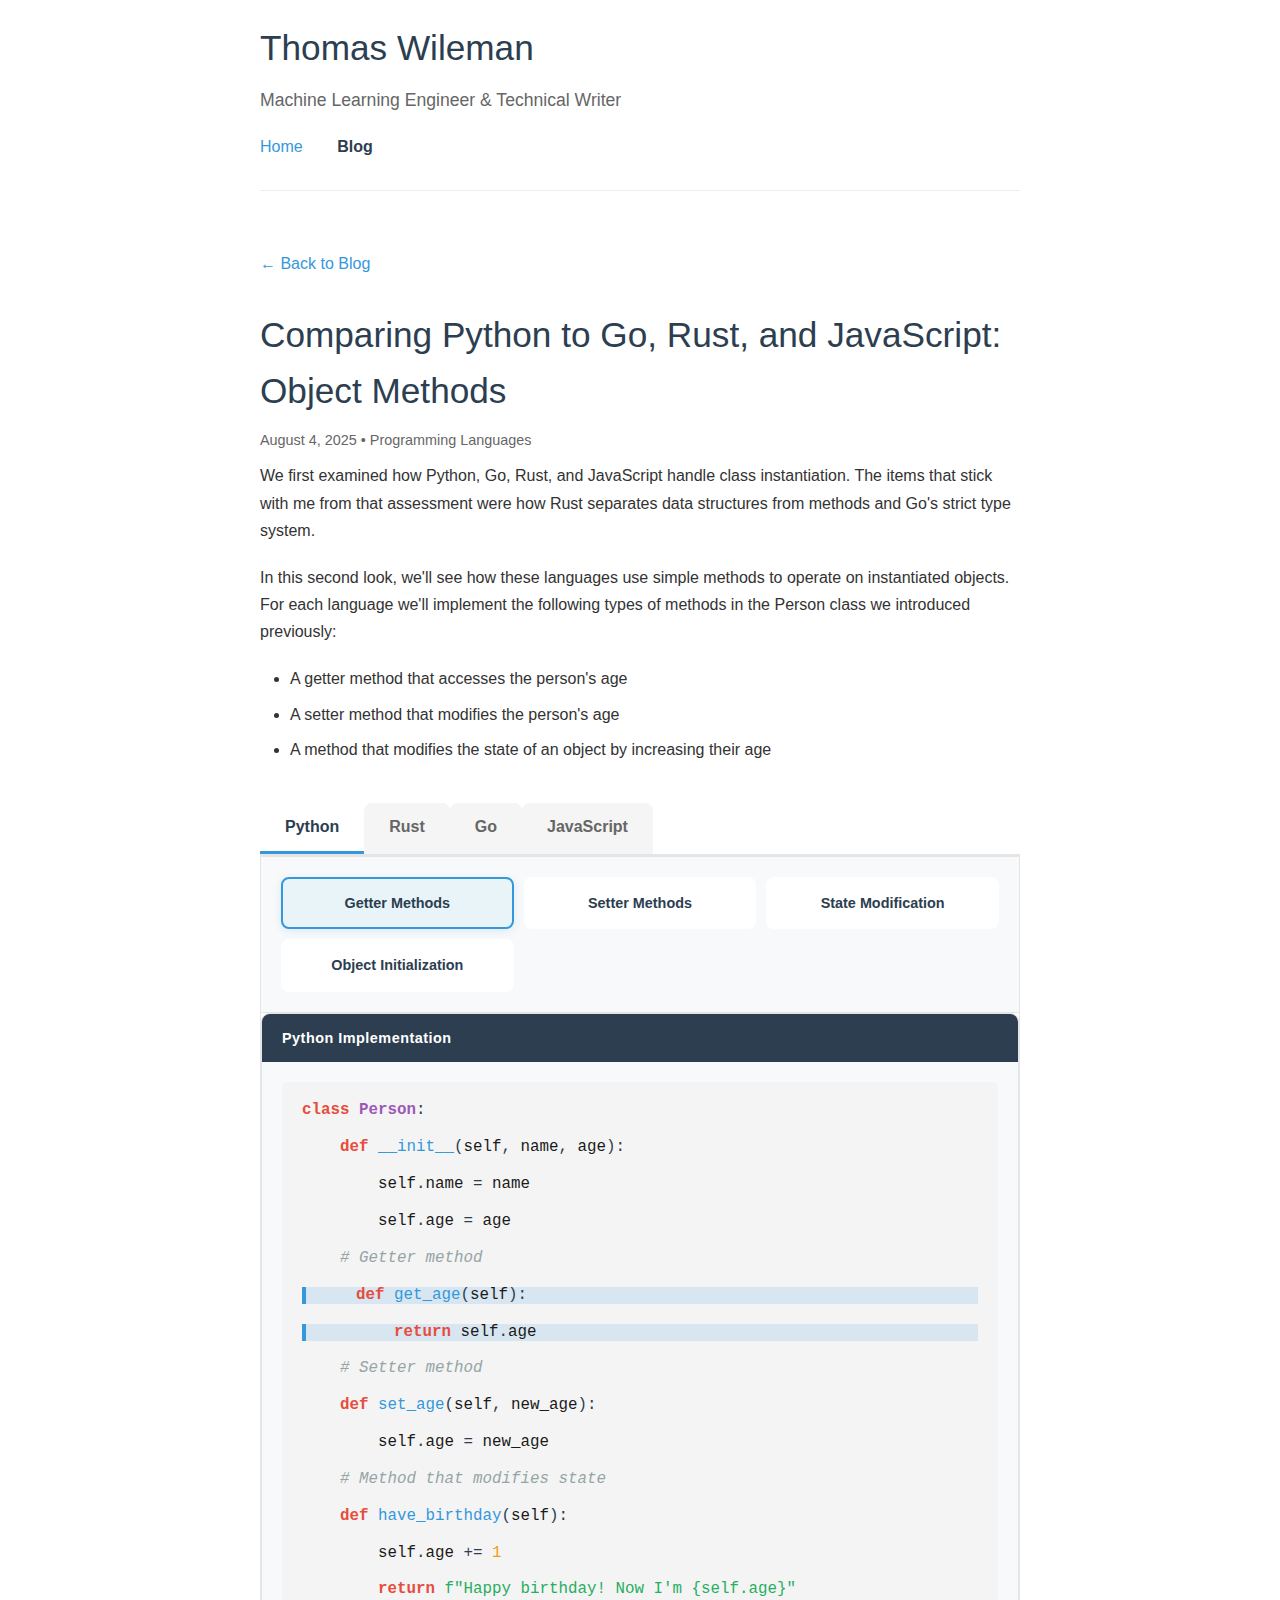
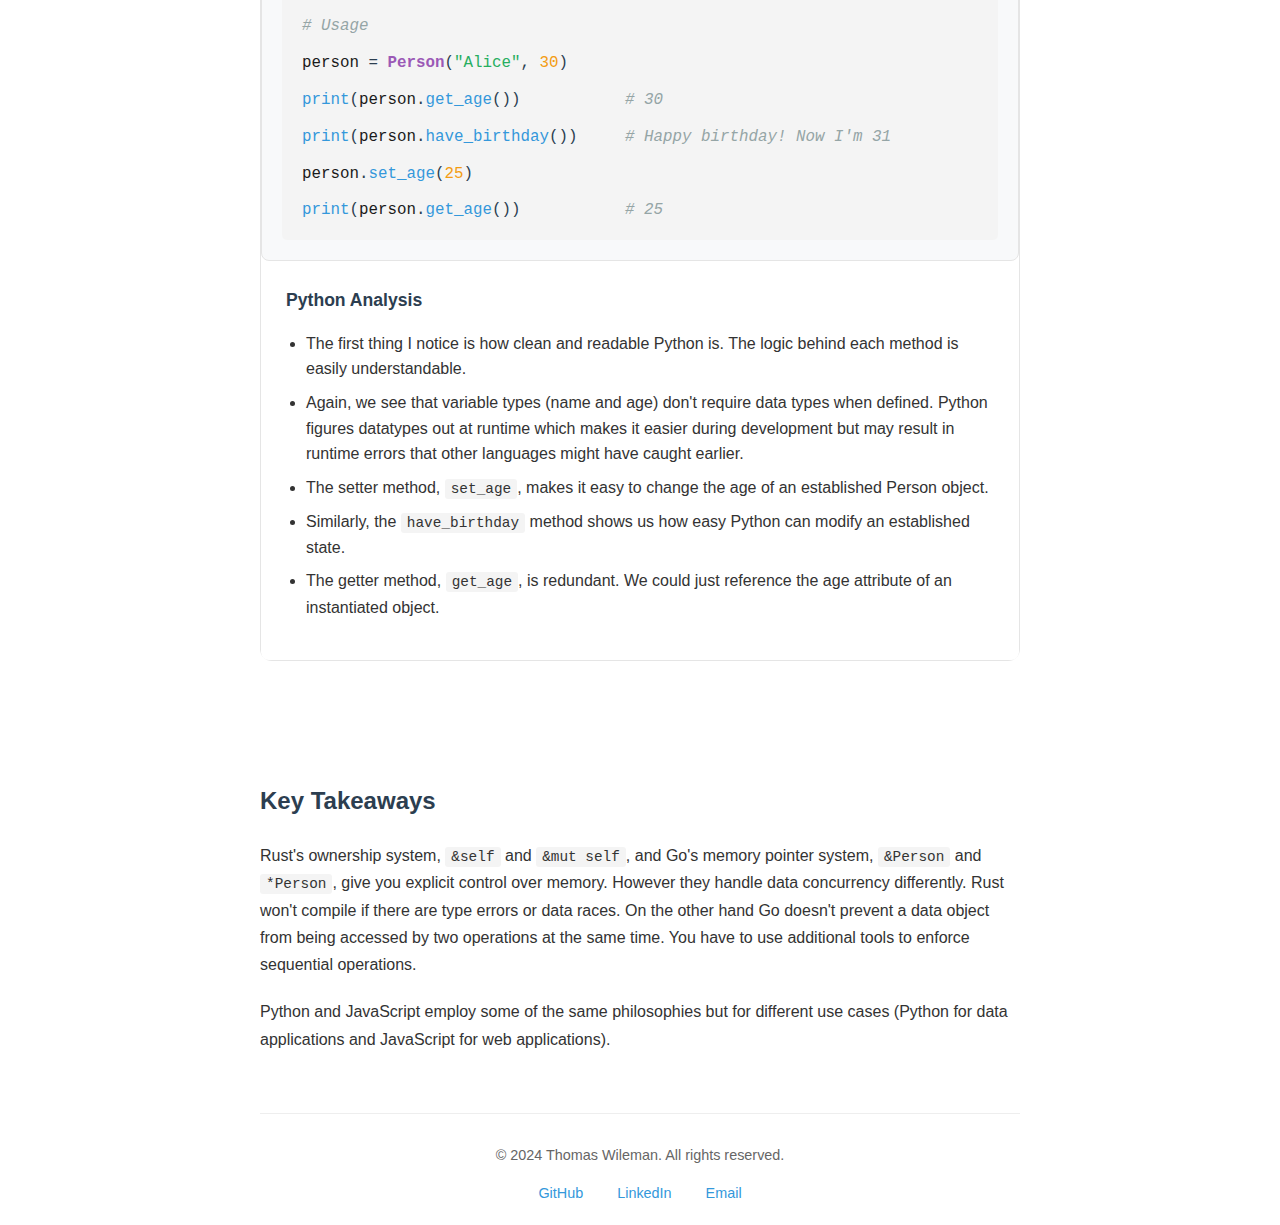
<file: blog/posts/python-go-rust-javascript-methods.html>
<!DOCTYPE html>
<html lang="en">

<head>
    <meta charset="UTF-8">
    <meta name="viewport" content="width=device-width, initial-scale=1.0">
    <title>Comparing Python to Go, Rust, and JavaScript: Object Methods - Thomas Wileman</title>
    <meta name="description" content="A comparative analysis of object methods in Python, Go, Rust, and JavaScript, exploring getters, setters, and state modification.">
    <meta name="keywords" content="Python, Go, Rust, JavaScript, programming languages, methods, getters, setters, object-oriented programming">
    <meta name="author" content="Thomas Wileman">

    <link rel="stylesheet" href="../../assets/css/style.css">
    <style>
        .interactive-comparison {
            margin: 40px 0 120px 0;
        }

        .language-tabs {
            display: flex;
            gap: 0;
            margin-bottom: 0;
            border-bottom: 3px solid #e5e5e5;
        }

        .tab-button {
            padding: 15px 25px;
            background: #f5f5f5;
            border: none;
            cursor: pointer;
            font-weight: 600;
            font-size: 1em;
            color: #666;
            transition: all 0.3s ease;
            border-radius: 8px 8px 0 0;
            border-bottom: 3px solid transparent;
            position: relative;
        }

        .tab-button:hover {
            background: #e8e8e8;
            color: #333;
        }

        .tab-button.active {
            background: white;
            color: #2c3e50;
            border-bottom-color: #3498db;
        }

        .tab-content {
            display: none;
            background: white;
            border: 1px solid #e5e5e5;
            border-top: none;
            border-radius: 0 0 12px 12px;
        }

        .tab-content.active {
            display: block;
        }

        .content-layout {
            display: grid;
            grid-template-rows: auto auto;
            gap: 0;
        }

        .explanation-titles {
            background: #f8f9fa;
            padding: 20px;
            border-bottom: 1px solid #e5e5e5;
        }

        .titles-grid {
            display: grid;
            grid-template-columns: repeat(auto-fit, minmax(200px, 1fr));
            gap: 10px;
        }

        .explanation-item {
            padding: 12px 16px;
            background: white;
            border-radius: 8px;
            cursor: pointer;
            transition: all 0.3s ease;
            border: 2px solid transparent;
            position: relative;
            text-align: center;
        }

        .explanation-item:hover {
            background: #e8f4f8;
            border-color: #3498db;
        }

        .explanation-item.active {
            background: #e8f4f8;
            border-color: #3498db;
            box-shadow: 0 2px 8px rgba(52, 152, 219, 0.15);
        }

        .explanation-title {
            font-weight: 600;
            color: #2c3e50;
            font-size: 0.9em;
        }

        .hover-tooltip {
            position: absolute;
            background: #2c3e50;
            color: white;
            padding: 12px 16px;
            border-radius: 8px;
            font-size: 0.85em;
            line-height: 1.4;
            max-width: 300px;
            z-index: 1000;
            opacity: 0;
            visibility: hidden;
            transition: all 0.2s ease;
            pointer-events: none;
            box-shadow: 0 4px 12px rgba(0, 0, 0, 0.15);
        }

        .hover-tooltip::before {
            content: '';
            position: absolute;
            width: 0;
            height: 0;
            border: 8px solid transparent;
        }

        .hover-tooltip.left::before {
            top: 50%;
            right: 100%;
            transform: translateY(-50%);
            border-right-color: #2c3e50;
        }

        .hover-tooltip.right::before {
            top: 50%;
            left: 100%;
            transform: translateY(-50%);
            border-left-color: #2c3e50;
        }

        .hover-tooltip.top::before {
            bottom: 100%;
            left: 50%;
            transform: translateX(-50%);
            border-bottom-color: #2c3e50;
        }

        .hover-tooltip.bottom::before {
            top: 100%;
            left: 50%;
            transform: translateX(-50%);
            border-top-color: #2c3e50;
        }

        .hover-tooltip.show {
            opacity: 1 !important;
            visibility: visible !important;
        }

        .code-explanation-grid {
            display: grid;
            grid-template-columns: 1fr;
            gap: 0;
            position: relative;
        }

        .code-panel {
            background: #f8f9fa;
            padding: 0;
            border: 1px solid #e5e5e5;
            border-radius: 8px;
            position: relative;
        }

        .code-header {
            background: #2c3e50;
            color: white;
            padding: 12px 20px;
            font-weight: 600;
            font-size: 0.9em;
            border-radius: 8px 8px 0 0;
            letter-spacing: 0.5px;
        }

        .code-display {
            padding: 20px;
            overflow: visible;
        }

        .code-display pre {
            margin: 0;
            font-size: 1.1em;
            line-height: 1.1;
            color: #2c3e50;
            font-family: 'SF Mono', Monaco, 'Cascadia Code', 'Roboto Mono', Consolas, 'Courier New', monospace;
        }

        .code-display code {
            background: none;
            padding: 0;
        }

        .code-line {
            display: block;
            padding: 0;
            margin: 0;
            transition: all 0.3s ease;
        }

        .code-line.highlighted {
            background: rgba(52, 152, 219, 0.15);
            border-left: 4px solid #3498db;
            padding-left: 12px;
        }

        .explanation-panel {
            padding: 25px;
            background: white;
            border-radius: 0 0 8px 8px;
        }

        .explanation-panel h4 {
            color: #2c3e50;
            margin-top: 0;
            margin-bottom: 15px;
            font-size: 1.1em;
        }

        .explanation-panel ul {
            margin: 15px 0;
            padding-left: 20px;
        }

        .explanation-panel li {
            margin-bottom: 8px;
            line-height: 1.6;
        }

        .keyword {
            color: #e74c3c;
            font-weight: 600;
        }

        .string {
            color: #27ae60;
        }

        .function {
            color: #3498db;
        }

        .comment {
            color: #95a5a6;
            font-style: italic;
        }

        .number {
            color: #f39c12;
        }

        .type {
            color: #9b59b6;
            font-weight: 600;
        }

        .variable {
            color: #1a1a1a;
        }

        @media (max-width: 768px) {
            .interactive-comparison {
                margin: 20px 0 60px 0;
            }

            .tab-button {
                padding: 12px 15px;
                font-size: 0.9em;
            }

            .titles-grid {
                grid-template-columns: repeat(auto-fit, minmax(150px, 1fr));
            }
        }
    </style>
</head>

<body>
    <header>
        <h1>Thomas Wileman</h1>
        <p class="tagline">Machine Learning Engineer & Technical Writer</p>
        <nav>
            <a href="../../">Home</a>
            <a href="../" class="active">Blog</a>
        </nav>
    </header>

    <main>
        <div class="back-link">
            <a href="../">&larr; Back to Blog</a>
        </div>

        <article class="content-section">
            <h1>Comparing Python to Go, Rust, and JavaScript: Object Methods</h1>
            <div class="post-meta">August 4, 2025 • Programming Languages</div>

            <div class="article-content">

                <p>We first examined how Python, Go, Rust, and JavaScript handle class instantiation. The items that stick with me from that assessment were how Rust separates data structures from methods and Go's strict type system.</p>

                <p>In this second look, we'll see how these languages use simple methods to operate on instantiated objects. For each language we'll implement the following types of methods in the Person class we introduced previously:</p>

                <ul>
                    <li>A getter method that accesses the person's age</li>
                    <li>A setter method that modifies the person's age</li>
                    <li>A method that modifies the state of an object by increasing their age</li>
                </ul>

                <div class="interactive-comparison">
                    <div class="language-tabs">
                        <button class="tab-button active" data-tab="python">Python</button>
                        <button class="tab-button" data-tab="rust">Rust</button>
                        <button class="tab-button" data-tab="go">Go</button>
                        <button class="tab-button" data-tab="javascript">JavaScript</button>
                    </div>

                    <div class="tab-content active" id="python">
                        <div class="content-layout">
                            <div class="explanation-titles">
                                <div class="titles-grid">
                                    <div class="explanation-item" data-lines="6,7" data-tooltip="Python's getter methods like get_age() provide controlled access to object attributes. While redundant for simple cases (you could access .age directly), getters allow for validation, computed properties, or logging access patterns.">
                                        <div class="explanation-title">Getter Methods</div>
                                    </div>
                                    <div class="explanation-item" data-lines="9,10" data-tooltip="Setter methods like set_age() provide controlled modification of object attributes. They enable validation, type checking, or side effects when attributes change, maintaining encapsulation principles.">
                                        <div class="explanation-title">Setter Methods</div>
                                    </div>
                                    <div class="explanation-item" data-lines="12,13,14" data-tooltip="Methods that modify object state, like have_birthday(), demonstrate how Python handles mutable objects. The += operator modifies the existing object rather than creating a new one.">
                                        <div class="explanation-title">State Modification</div>
                                    </div>
                                    <div class="explanation-item" data-lines="2,3,4" data-tooltip="Python's __init__ method is automatically called during object instantiation. The self parameter refers to the instance being created, and attributes are set using simple assignment.">
                                        <div class="explanation-title">Object Initialization</div>
                                    </div>
                                </div>
                            </div>
                            <div class="code-explanation-grid">
                                <div class="code-panel">
                                    <div class="code-header">Python Implementation</div>
                                    <div class="code-display">
                                        <pre><code><span class="code-line" data-line="1"><span class="keyword">class</span> <span class="type">Person</span>:</span>
<span class="code-line" data-line="2">    <span class="keyword">def</span> <span class="function">__init__</span>(<span class="variable">self</span>, <span class="variable">name</span>, <span class="variable">age</span>):</span>
<span class="code-line" data-line="3">        <span class="variable">self</span>.<span class="variable">name</span> = <span class="variable">name</span></span>
<span class="code-line" data-line="4">        <span class="variable">self</span>.<span class="variable">age</span> = <span class="variable">age</span></span>
<span class="code-line" data-line="5">    <span class="comment"># Getter method</span></span>
<span class="code-line" data-line="6">    <span class="keyword">def</span> <span class="function">get_age</span>(<span class="variable">self</span>):</span>
<span class="code-line" data-line="7">        <span class="keyword">return</span> <span class="variable">self</span>.<span class="variable">age</span></span>
<span class="code-line" data-line="8">    <span class="comment"># Setter method</span></span>
<span class="code-line" data-line="9">    <span class="keyword">def</span> <span class="function">set_age</span>(<span class="variable">self</span>, <span class="variable">new_age</span>):</span>
<span class="code-line" data-line="10">        <span class="variable">self</span>.<span class="variable">age</span> = <span class="variable">new_age</span></span>
<span class="code-line" data-line="11">    <span class="comment"># Method that modifies state</span></span>
<span class="code-line" data-line="12">    <span class="keyword">def</span> <span class="function">have_birthday</span>(<span class="variable">self</span>):</span>
<span class="code-line" data-line="13">        <span class="variable">self</span>.<span class="variable">age</span> += <span class="number">1</span></span>
<span class="code-line" data-line="14">        <span class="keyword">return</span> <span class="string">f"Happy birthday! Now I'm {self.age}"</span></span>
<span class="code-line" data-line="15"><span class="comment"># Usage</span></span>
<span class="code-line" data-line="16"><span class="variable">person</span> = <span class="type">Person</span>(<span class="string">"Alice"</span>, <span class="number">30</span>)</span>
<span class="code-line" data-line="17"><span class="function">print</span>(<span class="variable">person</span>.<span class="function">get_age</span>())           <span class="comment"># 30</span></span>
<span class="code-line" data-line="18"><span class="function">print</span>(<span class="variable">person</span>.<span class="function">have_birthday</span>())     <span class="comment"># Happy birthday! Now I'm 31</span></span>
<span class="code-line" data-line="19"><span class="variable">person</span>.<span class="function">set_age</span>(<span class="number">25</span>)</span>
<span class="code-line" data-line="20"><span class="function">print</span>(<span class="variable">person</span>.<span class="function">get_age</span>())           <span class="comment"># 25</span></span></code></pre>
                                    </div>
                                </div>
                                <div class="explanation-panel">
                                    <h4>Python Analysis</h4>
                                    <ul>
                                        <li>The first thing I notice is how clean and readable Python is. The logic behind each method is easily understandable.</li>
                                        <li>Again, we see that variable types (name and age) don't require data types when defined. Python figures datatypes out at runtime which makes it easier during development but may result in runtime errors that other languages might have caught earlier.</li>
                                        <li>The setter method, <code>set_age</code>, makes it easy to change the age of an established Person object.</li>
                                        <li>Similarly, the <code>have_birthday</code> method shows us how easy Python can modify an established state.</li>
                                        <li>The getter method, <code>get_age</code>, is redundant. We could just reference the age attribute of an instantiated object.</li>
                                    </ul>
                                </div>
                            </div>
                        </div>
                    </div>

                    <div class="tab-content" id="rust">
                        <div class="content-layout">
                            <div class="explanation-titles">
                                <div class="titles-grid">
                                    <div class="explanation-item" data-lines="11,12" data-tooltip="Rust's get_age() method uses &self to borrow the instance immutably. This means the method can read data but cannot modify it, enforced at compile time.">
                                        <div class="explanation-title">Immutable Borrowing (&self)</div>
                                    </div>
                                    <div class="explanation-item" data-lines="15,16,19,20" data-tooltip="Methods that modify state require &mut self for mutable borrowing. Rust's ownership system prevents data races by ensuring only one mutable reference exists at compile time.">
                                        <div class="explanation-title">Mutable Borrowing (&mut self)</div>
                                    </div>
                                    <div class="explanation-item" data-lines="1,2,3,5" data-tooltip="Rust separates data definition (struct) from behavior (impl). This separation allows adding methods to types from different modules and provides clear organization.">
                                        <div class="explanation-title">Struct/Impl Separation</div>
                                    </div>
                                    <div class="explanation-item" data-lines="2,3,7,11,15,19" data-tooltip="Rust requires explicit type annotations (String, u32) preventing runtime type errors. All types must be known at compile time for memory safety guarantees.">
                                        <div class="explanation-title">Explicit Type System</div>
                                    </div>
                                </div>
                            </div>
                            <div class="code-explanation-grid">
                                <div class="code-panel">
                                    <div class="code-header">Rust Implementation</div>
                                    <div class="code-display">
                                        <pre><code><span class="code-line" data-line="1"><span class="keyword">struct</span> <span class="type">Person</span> {</span>
<span class="code-line" data-line="2">    <span class="variable">name</span>: <span class="type">String</span>,</span>
<span class="code-line" data-line="3">    <span class="variable">age</span>: <span class="type">u32</span>,</span>
<span class="code-line" data-line="4">}</span>
<span class="code-line" data-line="5"><span class="keyword">impl</span> <span class="type">Person</span> {</span>
<span class="code-line" data-line="6">    <span class="comment">// Constructor</span></span>
<span class="code-line" data-line="7">    <span class="keyword">fn</span> <span class="function">new</span>(<span class="variable">name</span>: <span class="type">String</span>, <span class="variable">age</span>: <span class="type">u32</span>) -> <span class="type">Person</span> {</span>
<span class="code-line" data-line="8">        <span class="type">Person</span> { <span class="variable">name</span>, <span class="variable">age</span> }</span>
<span class="code-line" data-line="9">    }</span>
<span class="code-line" data-line="10">    <span class="comment">// Getter method (borrows self)</span></span>
<span class="code-line" data-line="11">    <span class="keyword">fn</span> <span class="function">get_age</span>(&<span class="variable">self</span>) -> <span class="type">u32</span> {</span>
<span class="code-line" data-line="12">        <span class="variable">self</span>.<span class="variable">age</span></span>
<span class="code-line" data-line="13">    }</span>
<span class="code-line" data-line="14">    <span class="comment">// Setter method (mutable borrow)</span></span>
<span class="code-line" data-line="15">    <span class="keyword">fn</span> <span class="function">set_age</span>(&<span class="keyword">mut</span> <span class="variable">self</span>, <span class="variable">new_age</span>: <span class="type">u32</span>) {</span>
<span class="code-line" data-line="16">        <span class="variable">self</span>.<span class="variable">age</span> = <span class="variable">new_age</span>;</span>
<span class="code-line" data-line="17">    }</span>
<span class="code-line" data-line="18">    <span class="comment">// Method that modifies state</span></span>
<span class="code-line" data-line="19">    <span class="keyword">fn</span> <span class="function">have_birthday</span>(&<span class="keyword">mut</span> <span class="variable">self</span>) -> <span class="type">String</span> {</span>
<span class="code-line" data-line="20">        <span class="variable">self</span>.<span class="variable">age</span> += <span class="number">1</span>;</span>
<span class="code-line" data-line="21">        <span class="function">format!</span>(<span class="string">"Happy birthday! Now I'm {}"</span>, <span class="variable">self</span>.<span class="variable">age</span>)</span>
<span class="code-line" data-line="22">    }</span>
<span class="code-line" data-line="23">}</span>
<span class="code-line" data-line="24"><span class="comment">// Usage</span></span>
<span class="code-line" data-line="25"><span class="keyword">let</span> <span class="keyword">mut</span> <span class="variable">person</span> = <span class="type">Person</span>::<span class="function">new</span>(<span class="string">"Alice"</span>.<span class="function">to_string</span>(), <span class="number">30</span>);</span>
<span class="code-line" data-line="26"><span class="function">println!</span>(<span class="string">"{}"</span>, <span class="variable">person</span>.<span class="function">get_age</span>());              <span class="comment">// 30</span></span>
<span class="code-line" data-line="27"><span class="function">println!</span>(<span class="string">"{}"</span>, <span class="variable">person</span>.<span class="function">have_birthday</span>());        <span class="comment">// Happy birthday! Now I'm 31</span></span>
<span class="code-line" data-line="28"><span class="variable">person</span>.<span class="function">set_age</span>(<span class="number">25</span>);</span>
<span class="code-line" data-line="29"><span class="function">println!</span>(<span class="string">"{}"</span>, <span class="variable">person</span>.<span class="function">get_age</span>());              <span class="comment">// 25</span></span></code></pre>
                                    </div>
                                </div>
                                <div class="explanation-panel">
                                    <h4>Rust Analysis</h4>
                                    <ul>
                                        <li>Off the bat, the struct/impl pattern separates data definition from behavior. This means that when the code compiles, Rust doesn't have to guess about data types or lookup which function to apply to the object. Datatypes are already resolved and the compiler directly inserts the function call.</li>
                                        <li>Rust uses <code>&self</code> and <code>&mut self</code> for memory management. <code>&self</code> reads instantiated object data but doesn't change it. <code>&mut self</code> reads and modifies instantiated data. Python doesn't have this. Instead Python uses a garbage collector to track memory. This makes it easy to use but slow. Rust enforces ownership rules at compile time to manage memory.</li>
                                    </ul>
                                </div>
                            </div>
                        </div>
                    </div>

                    <div class="tab-content" id="go">
                        <div class="content-layout">
                            <div class="explanation-titles">
                                <div class="titles-grid">
                                    <div class="explanation-item" data-lines="8,9,12,13,16,17,20,21" data-tooltip="Go uses pointer receivers (*Person) for methods that need to modify the struct or avoid copying large structs. The * dereferences the pointer to access field values.">
                                        <div class="explanation-title">Pointer Receivers (*Person)</div>
                                    </div>
                                    <div class="explanation-item" data-lines="8,12,16,20" data-tooltip="Go's method receiver syntax (p *Person) attaches methods to types. The receiver comes before the function name, making the method belong to that type.">
                                        <div class="explanation-title">Method Receivers</div>
                                    </div>
                                    <div class="explanation-item" data-lines="3,4,5,8,12,16,20,25" data-tooltip="Go requires explicit type declarations for all parameters, return values, and struct fields. This provides compile-time type safety and clear interfaces.">
                                        <div class="explanation-title">Explicit Typing</div>
                                    </div>
                                    <div class="explanation-item" data-lines="8,9" data-tooltip="Go constructor functions are conventional (not enforced). NewPerson returns a pointer using &Person{} syntax, allocating memory and returning the address.">
                                        <div class="explanation-title">Constructor Convention</div>
                                    </div>
                                </div>
                            </div>
                            <div class="code-explanation-grid">
                                <div class="code-panel">
                                    <div class="code-header">Go Implementation</div>
                                    <div class="code-display">
                                        <pre><code><span class="code-line" data-line="1"><span class="keyword">package</span> main</span>
<span class="code-line" data-line="2"><span class="keyword">import</span> <span class="string">"fmt"</span></span>
<span class="code-line" data-line="3"><span class="keyword">type</span> <span class="type">Person</span> <span class="keyword">struct</span> {</span>
<span class="code-line" data-line="4">    <span class="variable">Name</span> <span class="type">string</span></span>
<span class="code-line" data-line="5">    <span class="variable">Age</span>  <span class="type">int</span></span>
<span class="code-line" data-line="6">}</span>
<span class="code-line" data-line="7"><span class="comment">// Constructor function</span></span>
<span class="code-line" data-line="8"><span class="keyword">func</span> <span class="function">NewPerson</span>(<span class="variable">name</span> <span class="type">string</span>, <span class="variable">age</span> <span class="type">int</span>) *<span class="type">Person</span> {</span>
<span class="code-line" data-line="9">    <span class="keyword">return</span> &<span class="type">Person</span>{<span class="variable">Name</span>: <span class="variable">name</span>, <span class="variable">Age</span>: <span class="variable">age</span>}</span>
<span class="code-line" data-line="10">}</span>
<span class="code-line" data-line="11"><span class="comment">// Getter method</span></span>
<span class="code-line" data-line="12"><span class="keyword">func</span> (<span class="variable">p</span> *<span class="type">Person</span>) <span class="function">GetAge</span>() <span class="type">int</span> {</span>
<span class="code-line" data-line="13">    <span class="keyword">return</span> <span class="variable">p</span>.<span class="variable">Age</span></span>
<span class="code-line" data-line="14">}</span>
<span class="code-line" data-line="15"><span class="comment">// Setter method</span></span>
<span class="code-line" data-line="16"><span class="keyword">func</span> (<span class="variable">p</span> *<span class="type">Person</span>) <span class="function">SetAge</span>(<span class="variable">newAge</span> <span class="type">int</span>) {</span>
<span class="code-line" data-line="17">    <span class="variable">p</span>.<span class="variable">Age</span> = <span class="variable">newAge</span></span>
<span class="code-line" data-line="18">}</span>
<span class="code-line" data-line="19"><span class="comment">// Method that modifies state</span></span>
<span class="code-line" data-line="20"><span class="keyword">func</span> (<span class="variable">p</span> *<span class="type">Person</span>) <span class="function">HaveBirthday</span>() <span class="type">string</span> {</span>
<span class="code-line" data-line="21">    <span class="variable">p</span>.<span class="variable">Age</span>++</span>
<span class="code-line" data-line="22">    <span class="keyword">return</span> <span class="variable">fmt</span>.<span class="function">Sprintf</span>(<span class="string">"Happy birthday! Now I'm %d"</span>, <span class="variable">p</span>.<span class="variable">Age</span>)</span>
<span class="code-line" data-line="23">}</span>
<span class="code-line" data-line="24"><span class="comment">// Usage</span></span>
<span class="code-line" data-line="25"><span class="keyword">func</span> <span class="function">main</span>() {</span>
<span class="code-line" data-line="26">    <span class="variable">person</span> := <span class="function">NewPerson</span>(<span class="string">"Alice"</span>, <span class="number">30</span>)</span>
<span class="code-line" data-line="27">    <span class="variable">fmt</span>.<span class="function">Println</span>(<span class="variable">person</span>.<span class="function">GetAge</span>())           <span class="comment">// 30</span></span>
<span class="code-line" data-line="28">    <span class="variable">fmt</span>.<span class="function">Println</span>(<span class="variable">person</span>.<span class="function">HaveBirthday</span>())     <span class="comment">// Happy birthday! Now I'm 31</span></span>
<span class="code-line" data-line="29">    <span class="variable">person</span>.<span class="function">SetAge</span>(<span class="number">25</span>)</span>
<span class="code-line" data-line="30">    <span class="variable">fmt</span>.<span class="function">Println</span>(<span class="variable">person</span>.<span class="function">GetAge</span>())           <span class="comment">// 25</span></span>
<span class="code-line" data-line="31">}</span></code></pre>
                                    </div>
                                </div>
                                <div class="explanation-panel">
                                    <h4>Go Analysis</h4>
                                    <ul>
                                        <li>The <code>*Person</code> and <code>&Person</code> give you control over memory. The <code>&</code> means "address of" and allows you to allocate memory. The <code>*</code> means that a function points to a specific Person object.</li>
                                    </ul>
                                </div>
                            </div>
                        </div>
                    </div>

                    <div class="tab-content" id="javascript">
                        <div class="content-layout">
                            <div class="explanation-titles">
                                <div class="titles-grid">
                                    <div class="explanation-item" data-lines="7,8,11,12,15,16" data-tooltip="JavaScript methods use 'this' to reference the current instance. The 'this' keyword is dynamically bound based on how the method is called, providing flexibility but potential confusion.">
                                        <div class="explanation-title">Dynamic 'this' Binding</div>
                                    </div>
                                    <div class="explanation-item" data-lines="2,3,4" data-tooltip="JavaScript's constructor function is automatically called with 'new'. The constructor sets up the initial state using 'this' to reference the new instance being created.">
                                        <div class="explanation-title">Constructor Function</div>
                                    </div>
                                    <div class="explanation-item" data-lines="7,8,11,12" data-tooltip="JavaScript getters and setters provide controlled access to object properties. Unlike Python, these methods are necessary as direct property access doesn't allow for validation or side effects.">
                                        <div class="explanation-title">Property Access Methods</div>
                                    </div>
                                    <div class="explanation-item" data-lines="15,16,17" data-tooltip="JavaScript's template literal syntax uses backticks and ${} for string interpolation. The ++ operator modifies the property in place, similar to Python's += operator.">
                                        <div class="explanation-title">Template Literals & Mutation</div>
                                    </div>
                                </div>
                            </div>
                            <div class="code-explanation-grid">
                                <div class="code-panel">
                                    <div class="code-header">JavaScript Implementation</div>
                                    <div class="code-display">
                                        <pre><code><span class="code-line" data-line="1"><span class="keyword">class</span> <span class="type">Person</span> {</span>
<span class="code-line" data-line="2">    <span class="function">constructor</span>(<span class="variable">name</span>, <span class="variable">age</span>) {</span>
<span class="code-line" data-line="3">        <span class="keyword">this</span>.<span class="variable">name</span> = <span class="variable">name</span>;</span>
<span class="code-line" data-line="4">        <span class="keyword">this</span>.<span class="variable">age</span> = <span class="variable">age</span>;</span>
<span class="code-line" data-line="5">    }</span>
<span class="code-line" data-line="6">    <span class="comment">// Getter method</span></span>
<span class="code-line" data-line="7">    <span class="function">getAge</span>() {</span>
<span class="code-line" data-line="8">        <span class="keyword">return</span> <span class="keyword">this</span>.<span class="variable">age</span>;</span>
<span class="code-line" data-line="9">    }</span>
<span class="code-line" data-line="10">    <span class="comment">// Setter method</span></span>
<span class="code-line" data-line="11">    <span class="function">setAge</span>(<span class="variable">newAge</span>) {</span>
<span class="code-line" data-line="12">        <span class="keyword">this</span>.<span class="variable">age</span> = <span class="variable">newAge</span>;</span>
<span class="code-line" data-line="13">    }</span>
<span class="code-line" data-line="14">    <span class="comment">// Method that modifies state</span></span>
<span class="code-line" data-line="15">    <span class="function">haveBirthday</span>() {</span>
<span class="code-line" data-line="16">        <span class="keyword">this</span>.<span class="variable">age</span>++;</span>
<span class="code-line" data-line="17">        <span class="keyword">return</span> <span class="string">`Happy birthday! Now I'm ${this.age}`</span>;</span>
<span class="code-line" data-line="18">    }</span>
<span class="code-line" data-line="19">}</span>
<span class="code-line" data-line="20"><span class="comment">// Usage</span></span>
<span class="code-line" data-line="21"><span class="keyword">const</span> <span class="variable">person</span> = <span class="keyword">new</span> <span class="type">Person</span>(<span class="string">"Alice"</span>, <span class="number">30</span>);</span>
<span class="code-line" data-line="22"><span class="variable">console</span>.<span class="function">log</span>(<span class="variable">person</span>.<span class="function">getAge</span>());           <span class="comment">// 30</span></span>
<span class="code-line" data-line="23"><span class="variable">console</span>.<span class="function">log</span>(<span class="variable">person</span>.<span class="function">haveBirthday</span>());     <span class="comment">// Happy birthday! Now I'm 31</span></span>
<span class="code-line" data-line="24"><span class="variable">person</span>.<span class="function">setAge</span>(<span class="number">25</span>);</span>
<span class="code-line" data-line="25"><span class="variable">console</span>.<span class="function">log</span>(<span class="variable">person</span>.<span class="function">getAge</span>());           <span class="comment">// 25</span></span></code></pre>
                                    </div>
                                </div>
                                <div class="explanation-panel">
                                    <h4>JavaScript Analysis</h4>
                                    <ul>
                                        <li>Again, the syntax is very similar to Python. No type declarations, OOP class syntax, and easily understandable string handling. Further reading makes it clear that JavaScript is meant for web development. They share similar design philosophies: readable, maintainable code, rapid development support.</li>
                                    </ul>
                                </div>
                            </div>
                        </div>
                    </div>
                </div>

                <h2>Key Takeaways</h2>

                <p>Rust's ownership system, <code>&self</code> and <code>&mut self</code>, and Go's memory pointer system, <code>&Person</code> and <code>*Person</code>, give you explicit control over memory. However they handle data concurrency differently. Rust won't compile if there are type errors or data races. On the other hand Go doesn't prevent a data object from being accessed by two operations at the same time. You have to use additional tools to enforce sequential operations.</p>

                <p>Python and JavaScript employ some of the same philosophies but for different use cases (Python for data applications and JavaScript for web applications).</p>
            </div>
        </article>
    </main>

    <footer>
        <p>&copy; 2024 Thomas Wileman. All rights reserved.</p>
        <div class="social-links">
            <a href="https://github.com/tmwileman">GitHub</a>
            <a href="https://linkedin.com/in/thomaswileman">LinkedIn</a>
            <a href="mailto:thomas.wileman@example.com">Email</a>
        </div>
    </footer>

    <script>
        document.addEventListener('DOMContentLoaded', function () {
            const tabButtons = document.querySelectorAll('.tab-button');
            const tabContents = document.querySelectorAll('.tab-content');

            tabButtons.forEach(button => {
                button.addEventListener('click', () => {
                    const targetTab = button.getAttribute('data-tab');

                    // Remove active class from all buttons and contents
                    tabButtons.forEach(btn => btn.classList.remove('active'));
                    tabContents.forEach(content => content.classList.remove('active'));

                    // Add active class to clicked button and corresponding content
                    button.classList.add('active');
                    document.getElementById(targetTab).classList.add('active');

                    // Auto-highlight first explanation after tab switch
                    setTimeout(() => activateFirstExplanation(), 10);
                });
            });

            // Initialize first tab
            activateFirstExplanation();
        });

        // Highlight specific lines in the active tab's code
        function highlightLines(lines) {
            // Get the active tab
            const activeTab = document.querySelector('.tab-content.active');
            if (!activeTab) return;

            // Reset all code lines in the active tab
            const codeLines = activeTab.querySelectorAll('.code-line');
            codeLines.forEach(line => line.classList.remove('highlighted'));

            // Highlight specified lines
            lines.forEach(lineNum => {
                const line = activeTab.querySelector(`[data-line="${lineNum}"]`);
                if (line) {
                    line.classList.add('highlighted');
                }
            });
        }

        // Reset all highlighting
        function resetHighlighting() {
            document.querySelectorAll('.code-line').forEach(line => {
                line.classList.remove('highlighted');
            });

            // Reset explanation highlighting
            document.querySelectorAll('.explanation-item').forEach(item => {
                item.classList.remove('active');
            });
        }

        // Explanation item click handlers
        document.addEventListener('click', (e) => {
            const explanationItem = e.target.closest('.explanation-item');
            if (!explanationItem) return;

            // Reset all explanation items
            document.querySelectorAll('.explanation-item').forEach(item => {
                item.classList.remove('active');
            });

            // Activate clicked item
            explanationItem.classList.add('active');

            // Highlight corresponding lines
            const linesData = explanationItem.dataset.lines;
            if (linesData) {
                const lines = linesData.split(',').map(num => parseInt(num.trim()));
                highlightLines(lines);
            }
        });

        // Auto-highlight first explanation item when tab becomes active
        function activateFirstExplanation() {
            const activeTab = document.querySelector('.tab-content.active');
            if (!activeTab) return;

            const firstExplanation = activeTab.querySelector('.explanation-item');
            if (firstExplanation) {
                // Reset all first
                resetHighlighting();

                // Activate first explanation
                firstExplanation.classList.add('active');

                // Highlight its lines
                const linesData = firstExplanation.dataset.lines;
                if (linesData) {
                    const lines = linesData.split(',').map(num => parseInt(num.trim()));
                    highlightLines(lines);
                }
            }
        }

        // Hover effects for explanation items
        document.addEventListener('mouseenter', (e) => {
            const explanationItem = e.target.closest('.explanation-item');
            if (!explanationItem) return;

            // Highlight lines
            const linesData = explanationItem.dataset.lines;
            if (linesData) {
                const lines = linesData.split(',').map(num => parseInt(num.trim()));
                highlightLines(lines);
            }

            // Show tooltip
            showTooltip(explanationItem);
        }, true);

        document.addEventListener('mouseleave', (e) => {
            const explanationItem = e.target.closest('.explanation-item');
            if (!explanationItem) return;

            // Hide tooltip
            hideTooltip();

            // Restore highlighting to active explanation
            const activeExplanation = document.querySelector('.explanation-item.active');
            if (activeExplanation && activeExplanation !== explanationItem) {
                const linesData = activeExplanation.dataset.lines;
                if (linesData) {
                    const lines = linesData.split(',').map(num => parseInt(num.trim()));
                    highlightLines(lines);
                } else {
                    resetHighlighting();
                    activeExplanation.classList.add('active');
                }
            } else if (!activeExplanation) {
                resetHighlighting();
            }
        }, true);

        function showTooltip(explanationItem) {
            // Remove any existing tooltip
            const existingTooltip = document.querySelector('.hover-tooltip');
            if (existingTooltip) {
                existingTooltip.remove();
            }

            const tooltipText = explanationItem.dataset.tooltip;
            if (!tooltipText) return;

            // Get the currently active tab
            const activeTab = document.querySelector('.tab-content.active');
            if (!activeTab) return;

            // Get the code panel in the active tab
            const codePanel = activeTab.querySelector('.code-panel');
            if (!codePanel) return;

            // Get line numbers to highlight
            const linesData = explanationItem.dataset.lines;
            if (!linesData) return;

            const lines = linesData.split(',').map(num => parseInt(num.trim()));

            // Find the first highlighted line element
            const firstLineElement = activeTab.querySelector(`[data-line="${lines[0]}"]`);
            if (!firstLineElement) return;

            // Create tooltip element
            const tooltip = document.createElement('div');
            tooltip.className = 'hover-tooltip show';
            tooltip.textContent = tooltipText;

            // Add tooltip to code panel (positioned absolutely)
            codePanel.appendChild(tooltip);

            // Calculate position relative to the highlighted line
            const lineRect = firstLineElement.getBoundingClientRect();
            const panelRect = codePanel.getBoundingClientRect();

            // Position relative to the code panel
            const relativeTop = lineRect.top - panelRect.top;
            const relativeLeft = lineRect.left - panelRect.left;

            // First, temporarily add tooltip to measure its actual dimensions
            tooltip.style.position = 'absolute';
            tooltip.style.visibility = 'hidden';
            tooltip.style.top = '0px';
            tooltip.style.left = '0px';

            // Wait for next frame to get actual dimensions
            setTimeout(() => {
                const tooltipRect = tooltip.getBoundingClientRect();
                const tooltipWidth = tooltipRect.width;
                const tooltipHeight = tooltipRect.height;
                const panelWidth = codePanel.offsetWidth;
                const panelHeight = codePanel.offsetHeight;

                let tooltipClass = '';
                let top = relativeTop;
                let left = relativeLeft;

                // Try right side first
                if (relativeLeft + firstLineElement.offsetWidth + tooltipWidth + 30 <= panelWidth) {
                    tooltipClass = 'left'; // Arrow points left TO the code
                    left = relativeLeft + firstLineElement.offsetWidth + 15;
                    top = relativeTop - (tooltipHeight / 2) + (firstLineElement.offsetHeight / 2);
                }
                // Try left side
                else if (relativeLeft - tooltipWidth - 15 >= 0) {
                    tooltipClass = 'right'; // Arrow points right TO the code
                    left = relativeLeft - tooltipWidth - 15;
                    top = relativeTop - (tooltipHeight / 2) + (firstLineElement.offsetHeight / 2);
                }
                // Try bottom
                else if (relativeTop + firstLineElement.offsetHeight + tooltipHeight + 15 <= panelHeight) {
                    tooltipClass = 'top'; // Arrow points up TO the code
                    top = relativeTop + firstLineElement.offsetHeight + 15;
                    left = Math.max(10, Math.min(relativeLeft, panelWidth - tooltipWidth - 10));
                }
                // Use top as fallback
                else {
                    tooltipClass = 'bottom'; // Arrow points down TO the code
                    top = relativeTop - tooltipHeight - 15;
                    left = Math.max(10, Math.min(relativeLeft, panelWidth - tooltipWidth - 10));
                }

                // Ensure tooltip stays within bounds
                top = Math.max(10, Math.min(top, panelHeight - tooltipHeight - 10));
                left = Math.max(10, Math.min(left, panelWidth - tooltipWidth - 10));

                tooltip.className = `hover-tooltip show ${tooltipClass}`;
                tooltip.style.top = `${top}px`;
                tooltip.style.left = `${left}px`;
                tooltip.style.visibility = 'visible';
            }, 10);
        }

        function hideTooltip() {
            const existingTooltip = document.querySelector('.hover-tooltip');
            if (existingTooltip) {
                existingTooltip.remove();
            }
        }
    </script>
</body>

</html>
</file>
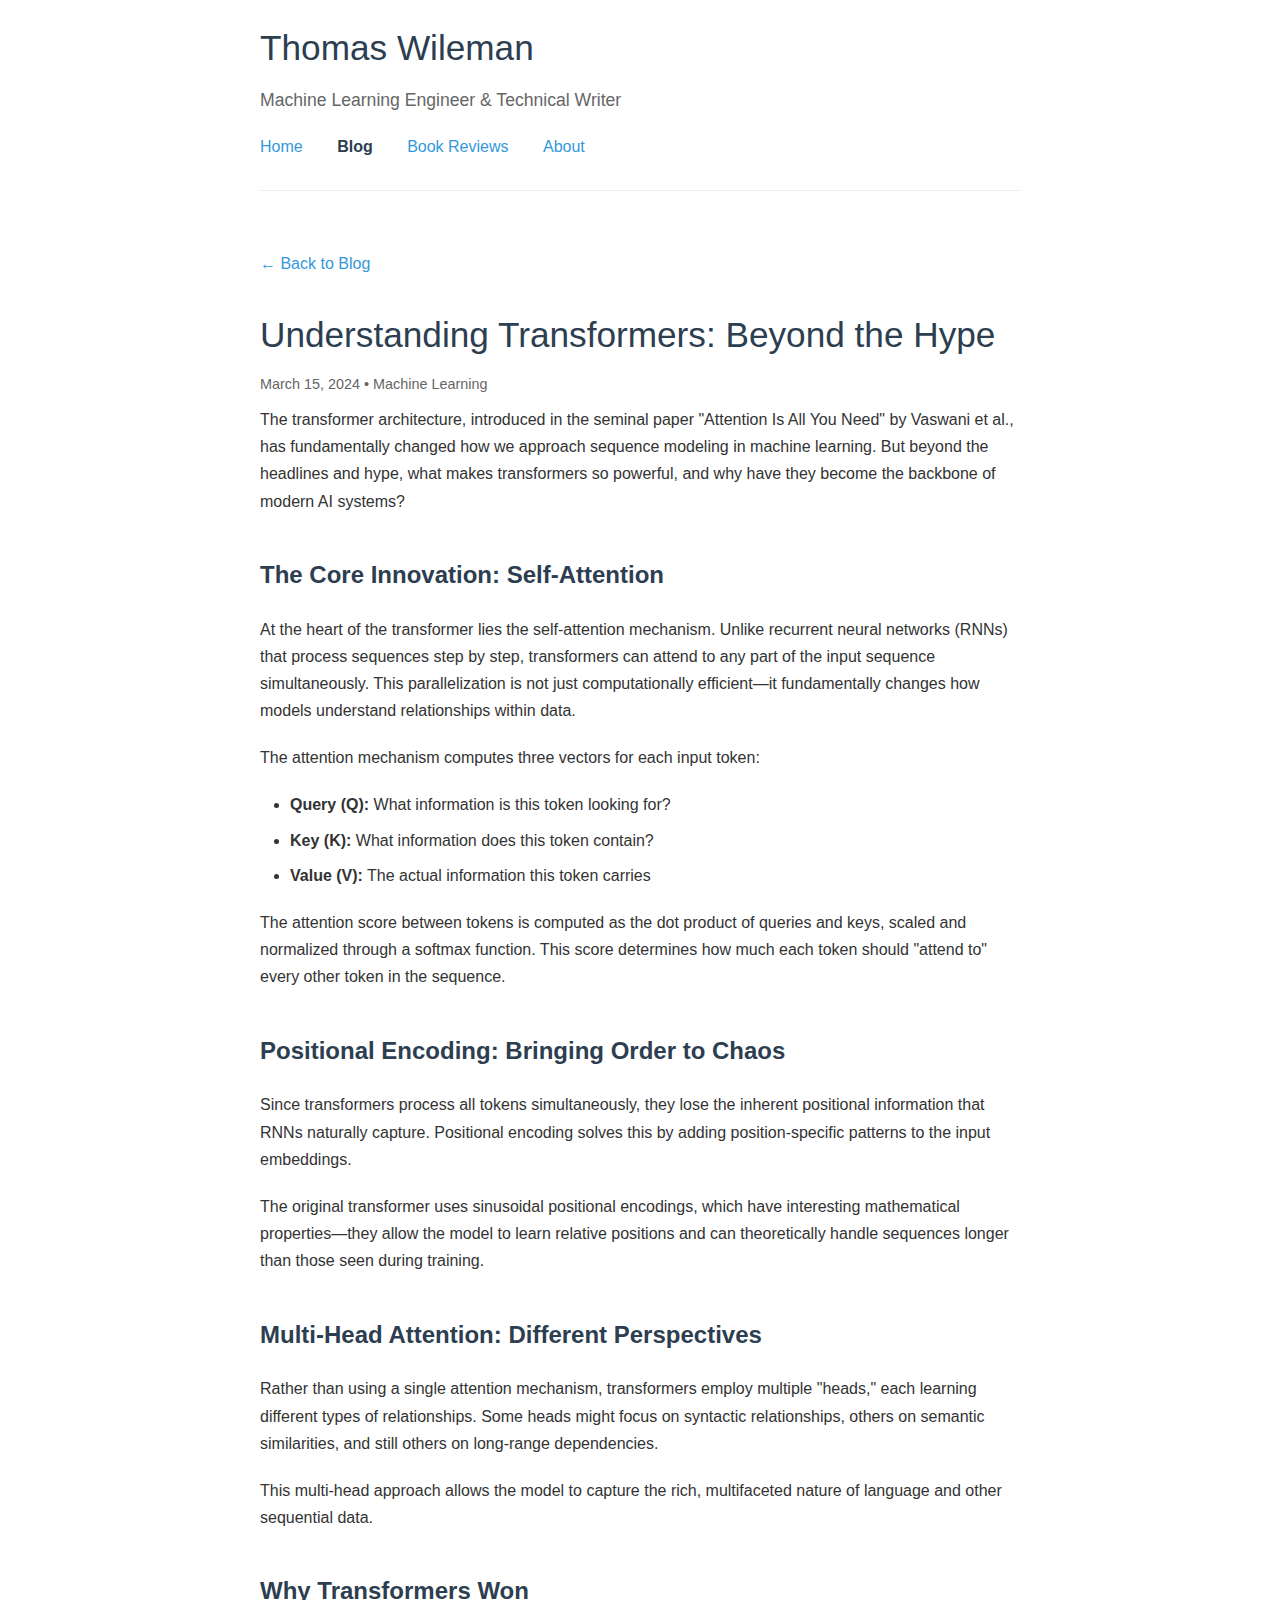
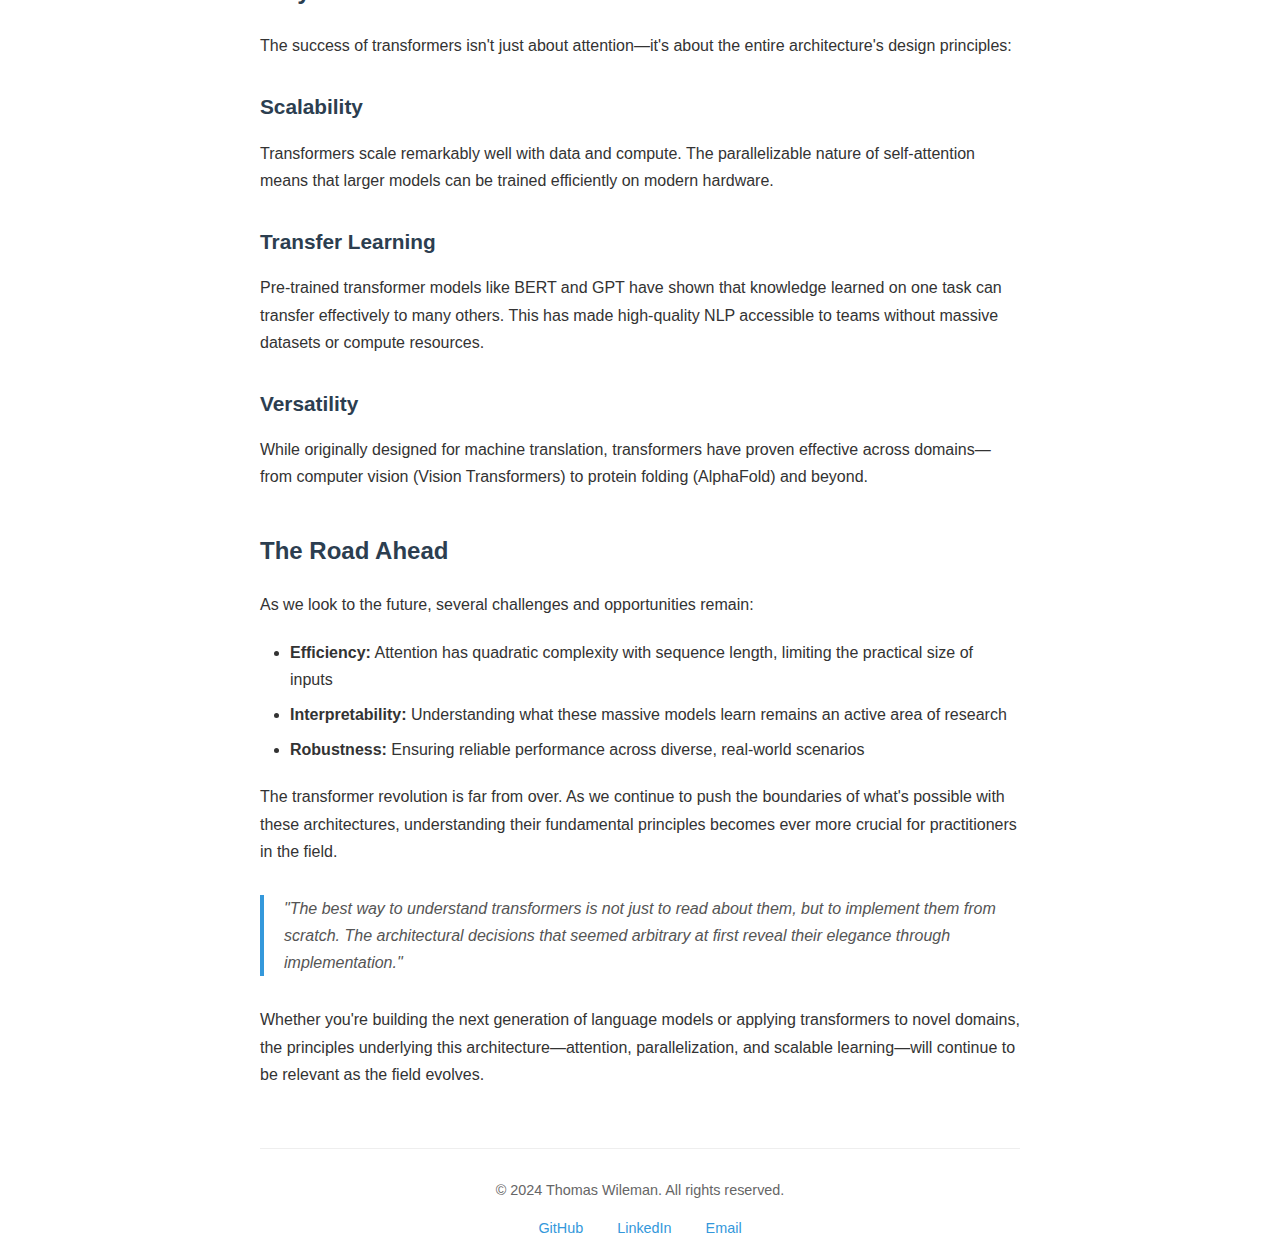
<file: blog/posts/understanding-transformers.html>
<!DOCTYPE html>
<html lang="en">

<head>
    <meta charset="UTF-8">
    <meta name="viewport" content="width=device-width, initial-scale=1.0">
    <title>Understanding Transformers: Beyond the Hype - Thomas Wileman</title>
    <meta name="description" content="A deep dive into transformer architecture, attention mechanisms, and why transformers revolutionized modern AI.">
    <meta name="keywords" content="transformers, attention mechanism, machine learning, NLP, deep learning">
    <meta name="author" content="Thomas Wileman">

    <link rel="stylesheet" href="../../assets/css/style.css">
</head>

<body>
    <header>
        <h1>Thomas Wileman</h1>
        <p class="tagline">Machine Learning Engineer & Technical Writer</p>
        <nav>
            <a href="../../">Home</a>
            <a href="../" class="active">Blog</a>
            <a href="../../books/">Book Reviews</a>
            <a href="../../about/">About</a>
        </nav>
    </header>

    <main>
        <div class="back-link">
            <a href="../">&larr; Back to Blog</a>
        </div>

        <article class="content-section">
            <h1>Understanding Transformers: Beyond the Hype</h1>
            <div class="post-meta">March 15, 2024 • Machine Learning</div>

            <div class="article-content">
                <p>The transformer architecture, introduced in the seminal paper "Attention Is All You Need" by Vaswani et al., has fundamentally changed how we approach sequence modeling in machine learning. But beyond the headlines and hype, what makes transformers so powerful, and why have they become the backbone of modern AI systems?</p>

                <h2>The Core Innovation: Self-Attention</h2>

                <p>At the heart of the transformer lies the self-attention mechanism. Unlike recurrent neural networks (RNNs) that process sequences step by step, transformers can attend to any part of the input sequence simultaneously. This parallelization is not just computationally efficient—it fundamentally changes how models understand relationships within data.</p>

                <p>The attention mechanism computes three vectors for each input token:</p>
                <ul>
                    <li><strong>Query (Q):</strong> What information is this token looking for?</li>
                    <li><strong>Key (K):</strong> What information does this token contain?</li>
                    <li><strong>Value (V):</strong> The actual information this token carries</li>
                </ul>

                <p>The attention score between tokens is computed as the dot product of queries and keys, scaled and normalized through a softmax function. This score determines how much each token should "attend to" every other token in the sequence.</p>

                <h2>Positional Encoding: Bringing Order to Chaos</h2>

                <p>Since transformers process all tokens simultaneously, they lose the inherent positional information that RNNs naturally capture. Positional encoding solves this by adding position-specific patterns to the input embeddings.</p>

                <p>The original transformer uses sinusoidal positional encodings, which have interesting mathematical properties—they allow the model to learn relative positions and can theoretically handle sequences longer than those seen during training.</p>

                <h2>Multi-Head Attention: Different Perspectives</h2>

                <p>Rather than using a single attention mechanism, transformers employ multiple "heads," each learning different types of relationships. Some heads might focus on syntactic relationships, others on semantic similarities, and still others on long-range dependencies.</p>

                <p>This multi-head approach allows the model to capture the rich, multifaceted nature of language and other sequential data.</p>

                <h2>Why Transformers Won</h2>

                <p>The success of transformers isn't just about attention—it's about the entire architecture's design principles:</p>

                <h3>Scalability</h3>
                <p>Transformers scale remarkably well with data and compute. The parallelizable nature of self-attention means that larger models can be trained efficiently on modern hardware.</p>

                <h3>Transfer Learning</h3>
                <p>Pre-trained transformer models like BERT and GPT have shown that knowledge learned on one task can transfer effectively to many others. This has made high-quality NLP accessible to teams without massive datasets or compute resources.</p>

                <h3>Versatility</h3>
                <p>While originally designed for machine translation, transformers have proven effective across domains—from computer vision (Vision Transformers) to protein folding (AlphaFold) and beyond.</p>

                <h2>The Road Ahead</h2>

                <p>As we look to the future, several challenges and opportunities remain:</p>

                <ul>
                    <li><strong>Efficiency:</strong> Attention has quadratic complexity with sequence length, limiting the practical size of inputs</li>
                    <li><strong>Interpretability:</strong> Understanding what these massive models learn remains an active area of research</li>
                    <li><strong>Robustness:</strong> Ensuring reliable performance across diverse, real-world scenarios</li>
                </ul>

                <p>The transformer revolution is far from over. As we continue to push the boundaries of what's possible with these architectures, understanding their fundamental principles becomes ever more crucial for practitioners in the field.</p>

                <blockquote>
                    "The best way to understand transformers is not just to read about them, but to implement them from scratch. The architectural decisions that seemed arbitrary at first reveal their elegance through implementation."
                </blockquote>

                <p>Whether you're building the next generation of language models or applying transformers to novel domains, the principles underlying this architecture—attention, parallelization, and scalable learning—will continue to be relevant as the field evolves.</p>
            </div>
        </article>
    </main>

    <footer>
        <p>&copy; 2024 Thomas Wileman. All rights reserved.</p>
        <div class="social-links">
            <a href="https://github.com/tmwileman">GitHub</a>
            <a href="https://linkedin.com/in/thomaswileman">LinkedIn</a>
            <a href="mailto:thomas.wileman@example.com">Email</a>
        </div>
    </footer>
</body>

</html>
</file>
<file: assets/css/style.css>
* {
    margin: 0;
    padding: 0;
    box-sizing: border-box;
}

body {
    font-family: -apple-system, BlinkMacSystemFont, 'Segoe UI', Roboto, Oxygen, Ubuntu, Cantarell, sans-serif;
    line-height: 1.6;
    color: #333;
    background-color: #fff;
    max-width: 800px;
    margin: 0 auto;
    padding: 20px;
}

header {
    margin-bottom: 60px;
    padding-bottom: 30px;
    border-bottom: 1px solid #eee;
}

h1 {
    font-size: 2.2em;
    font-weight: 400;
    margin-bottom: 10px;
    color: #2c3e50;
}

.tagline {
    font-size: 1.1em;
    color: #666;
    margin-bottom: 20px;
}

nav {
    margin-top: 20px;
}

nav a {
    color: #3498db;
    text-decoration: none;
    margin-right: 30px;
    font-weight: 500;
    transition: color 0.3s ease;
}

nav a:hover {
    color: #2980b9;
    text-decoration: underline;
}

nav a.active {
    color: #2c3e50;
    font-weight: 600;
}

.content-section {
    margin-bottom: 50px;
}

h2 {
    font-size: 1.5em;
    font-weight: 600;
    margin-bottom: 20px;
    color: #2c3e50;
}

h3 {
    font-size: 1.3em;
    font-weight: 600;
    margin-bottom: 15px;
    color: #2c3e50;
}

.post-list {
    list-style: none;
}

.post-item {
    margin-bottom: 25px;
    padding: 20px 0;
    border-bottom: 1px solid #f5f5f5;
}

.post-item:last-child {
    border-bottom: none;
}

.post-title {
    font-size: 1.2em;
    font-weight: 600;
    margin-bottom: 8px;
}

.post-title a {
    color: #2c3e50;
    text-decoration: none;
    transition: color 0.3s ease;
}

.post-title a:hover {
    color: #3498db;
}

.post-meta {
    color: #666;
    font-size: 0.9em;
    margin-bottom: 10px;
}

.post-excerpt {
    color: #555;
    line-height: 1.6;
}

.about-section {
    background-color: #f9f9f9;
    padding: 30px;
    border-radius: 8px;
    margin-bottom: 40px;
}

.about-section p {
    margin-bottom: 15px;
    line-height: 1.7;
}

.book-review {
    background-color: #f8f9fa;
    padding: 25px;
    border-radius: 8px;
    margin-bottom: 30px;
    border-left: 4px solid #3498db;
}

.book-meta {
    display: flex;
    flex-wrap: wrap;
    gap: 15px;
    margin-bottom: 15px;
    font-size: 0.9em;
    color: #666;
}

.rating {
    color: #f39c12;
    font-weight: 600;
}

.back-link {
    margin-bottom: 30px;
}

.back-link a {
    color: #3498db;
    text-decoration: none;
    font-weight: 500;
}

.back-link a:hover {
    text-decoration: underline;
}

.article-content {
    line-height: 1.7;
}

.article-content p {
    margin-bottom: 20px;
}

.article-content h2 {
    margin-top: 40px;
    margin-bottom: 20px;
}

.article-content h3 {
    margin-top: 30px;
    margin-bottom: 15px;
}

.article-content ul, .article-content ol {
    margin-bottom: 20px;
    padding-left: 30px;
}

.article-content li {
    margin-bottom: 8px;
}

.article-content blockquote {
    border-left: 4px solid #3498db;
    padding-left: 20px;
    margin: 30px 0;
    font-style: italic;
    color: #555;
}

.article-content code {
    background-color: #f4f4f4;
    padding: 2px 6px;
    border-radius: 3px;
    font-family: 'Courier New', monospace;
    font-size: 0.9em;
}

.article-content pre {
    background-color: #f4f4f4;
    padding: 20px;
    border-radius: 5px;
    overflow-x: auto;
    margin: 20px 0;
}

.article-content pre code {
    background: none;
    padding: 0;
}

footer {
    margin-top: 60px;
    padding-top: 30px;
    border-top: 1px solid #eee;
    text-align: center;
    color: #666;
    font-size: 0.9em;
}

.social-links {
    margin-top: 15px;
}

.social-links a {
    color: #3498db;
    text-decoration: none;
    margin: 0 15px;
}

.social-links a:hover {
    text-decoration: underline;
}

@media (max-width: 600px) {
    body {
        padding: 15px;
    }

    h1 {
        font-size: 1.8em;
    }

    nav a {
        display: block;
        margin-bottom: 10px;
        margin-right: 0;
    }

    .about-section, .book-review {
        padding: 20px;
    }

    .book-meta {
        flex-direction: column;
        gap: 8px;
    }
}
</file>
